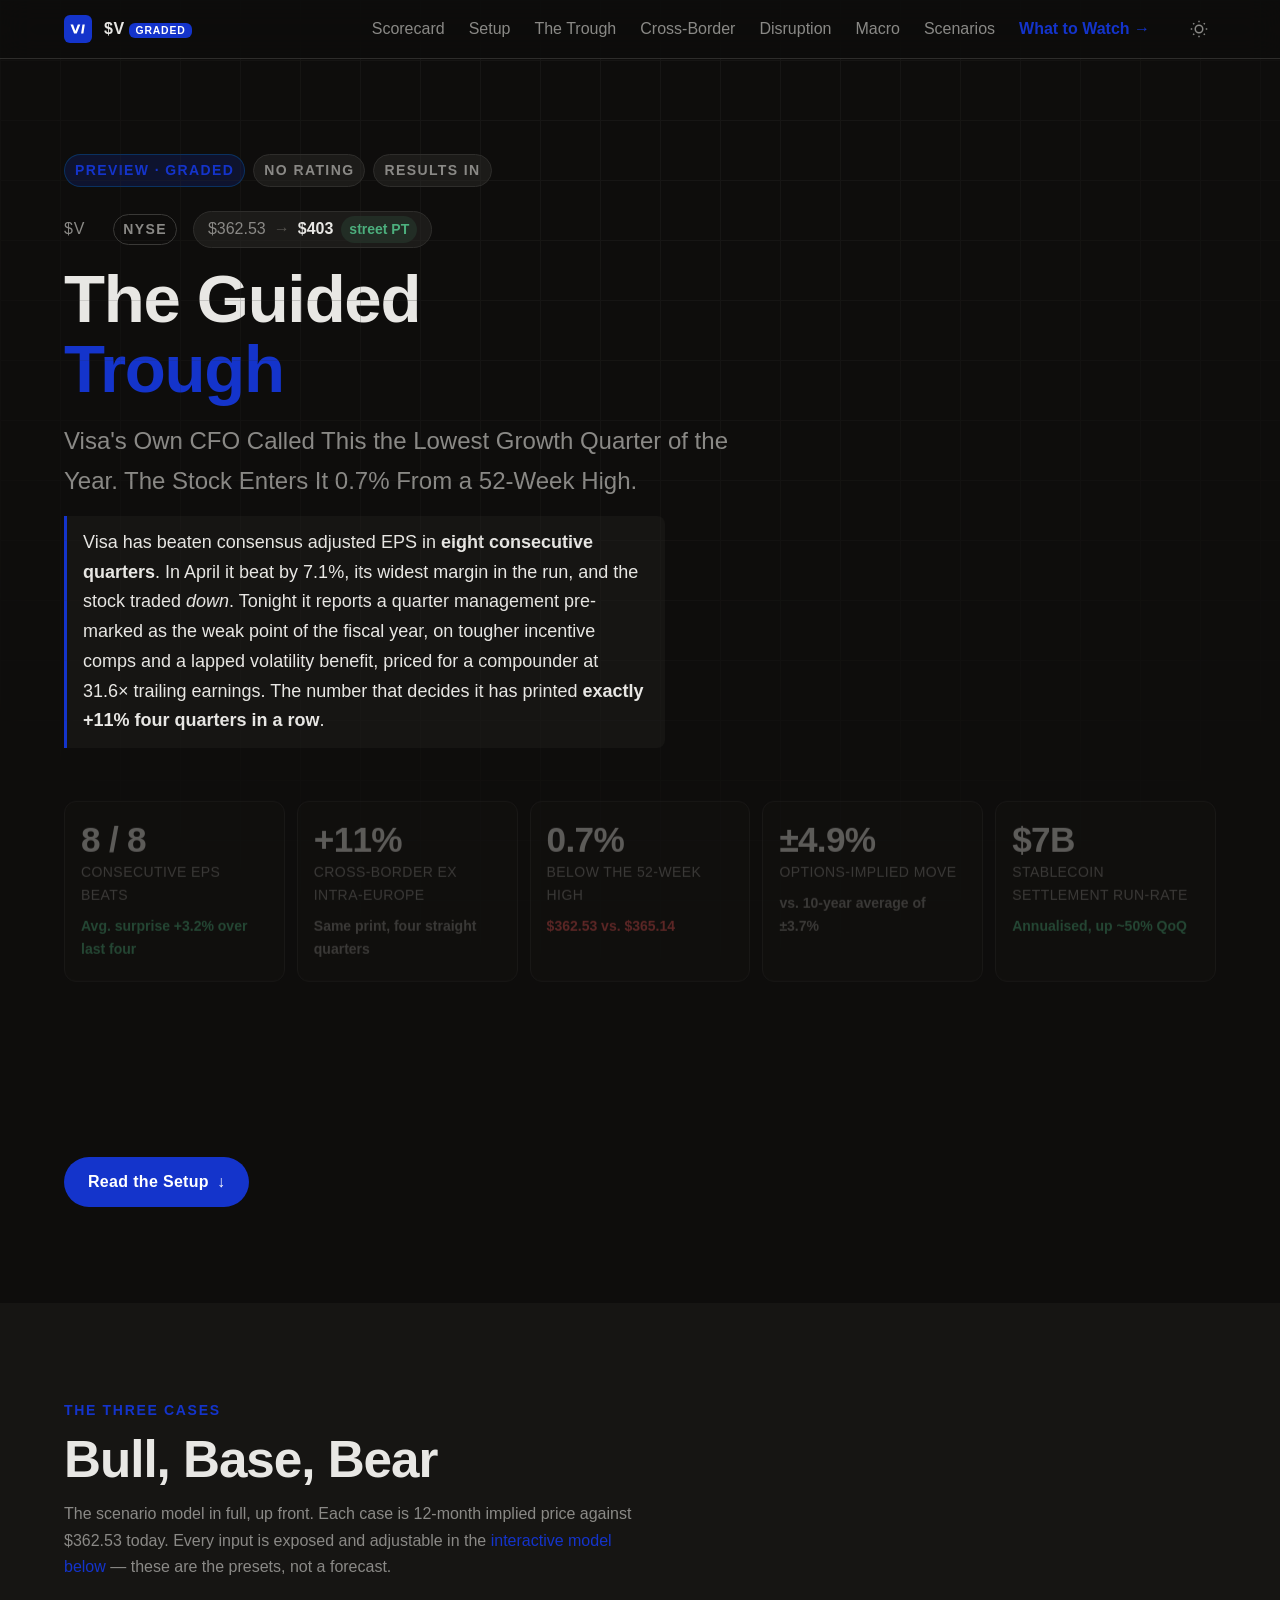
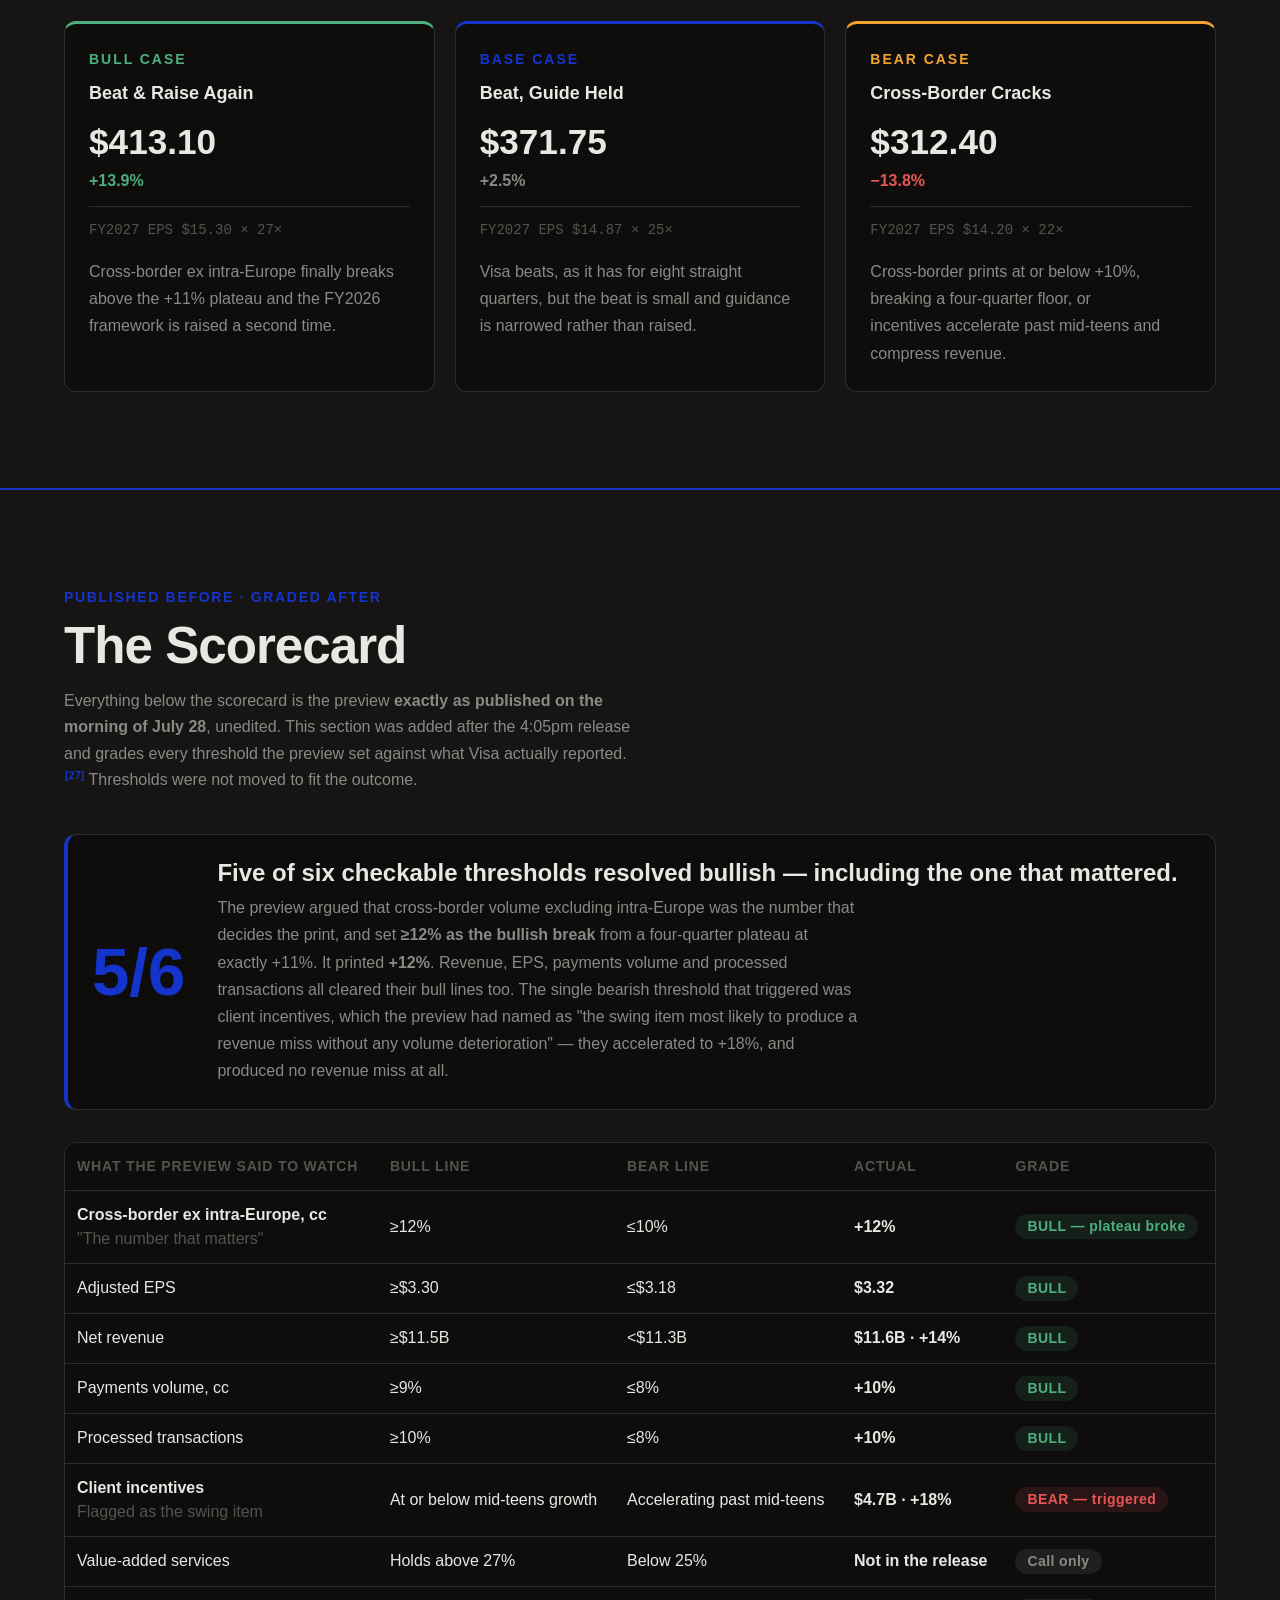
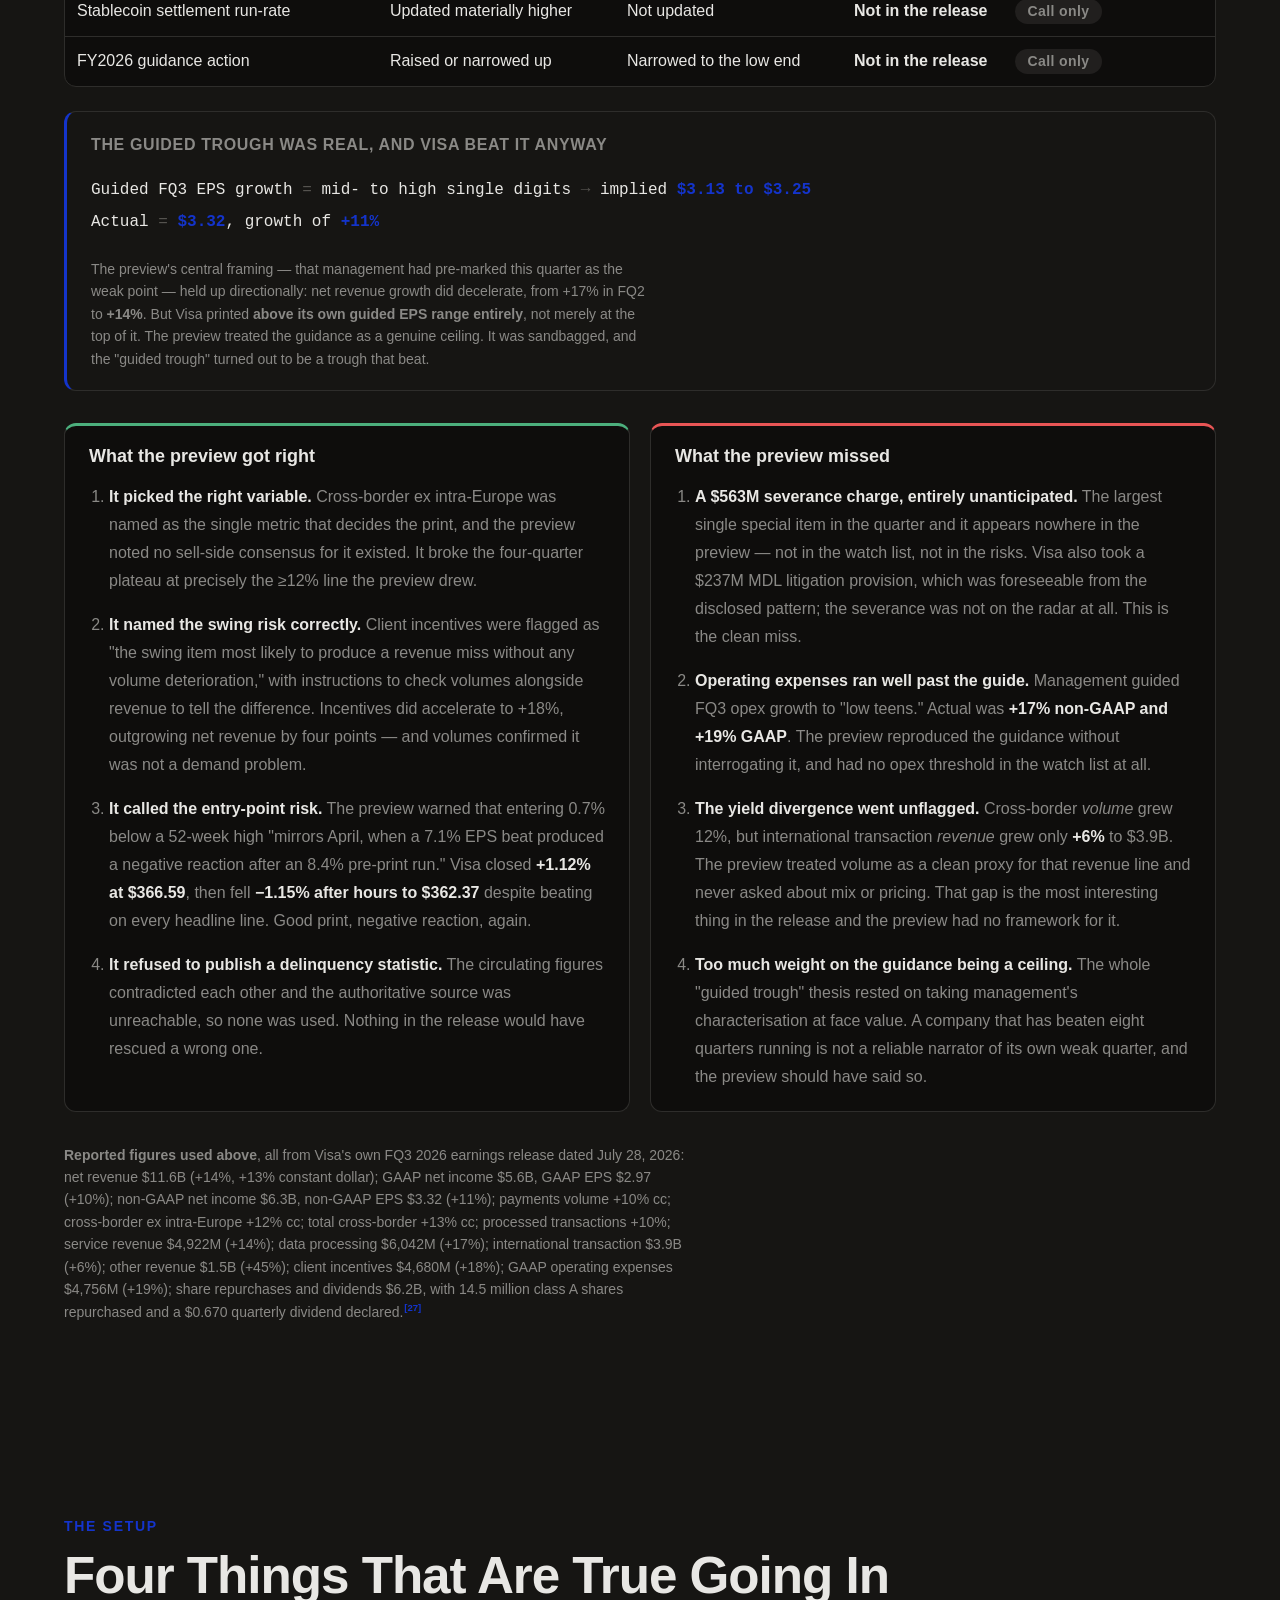
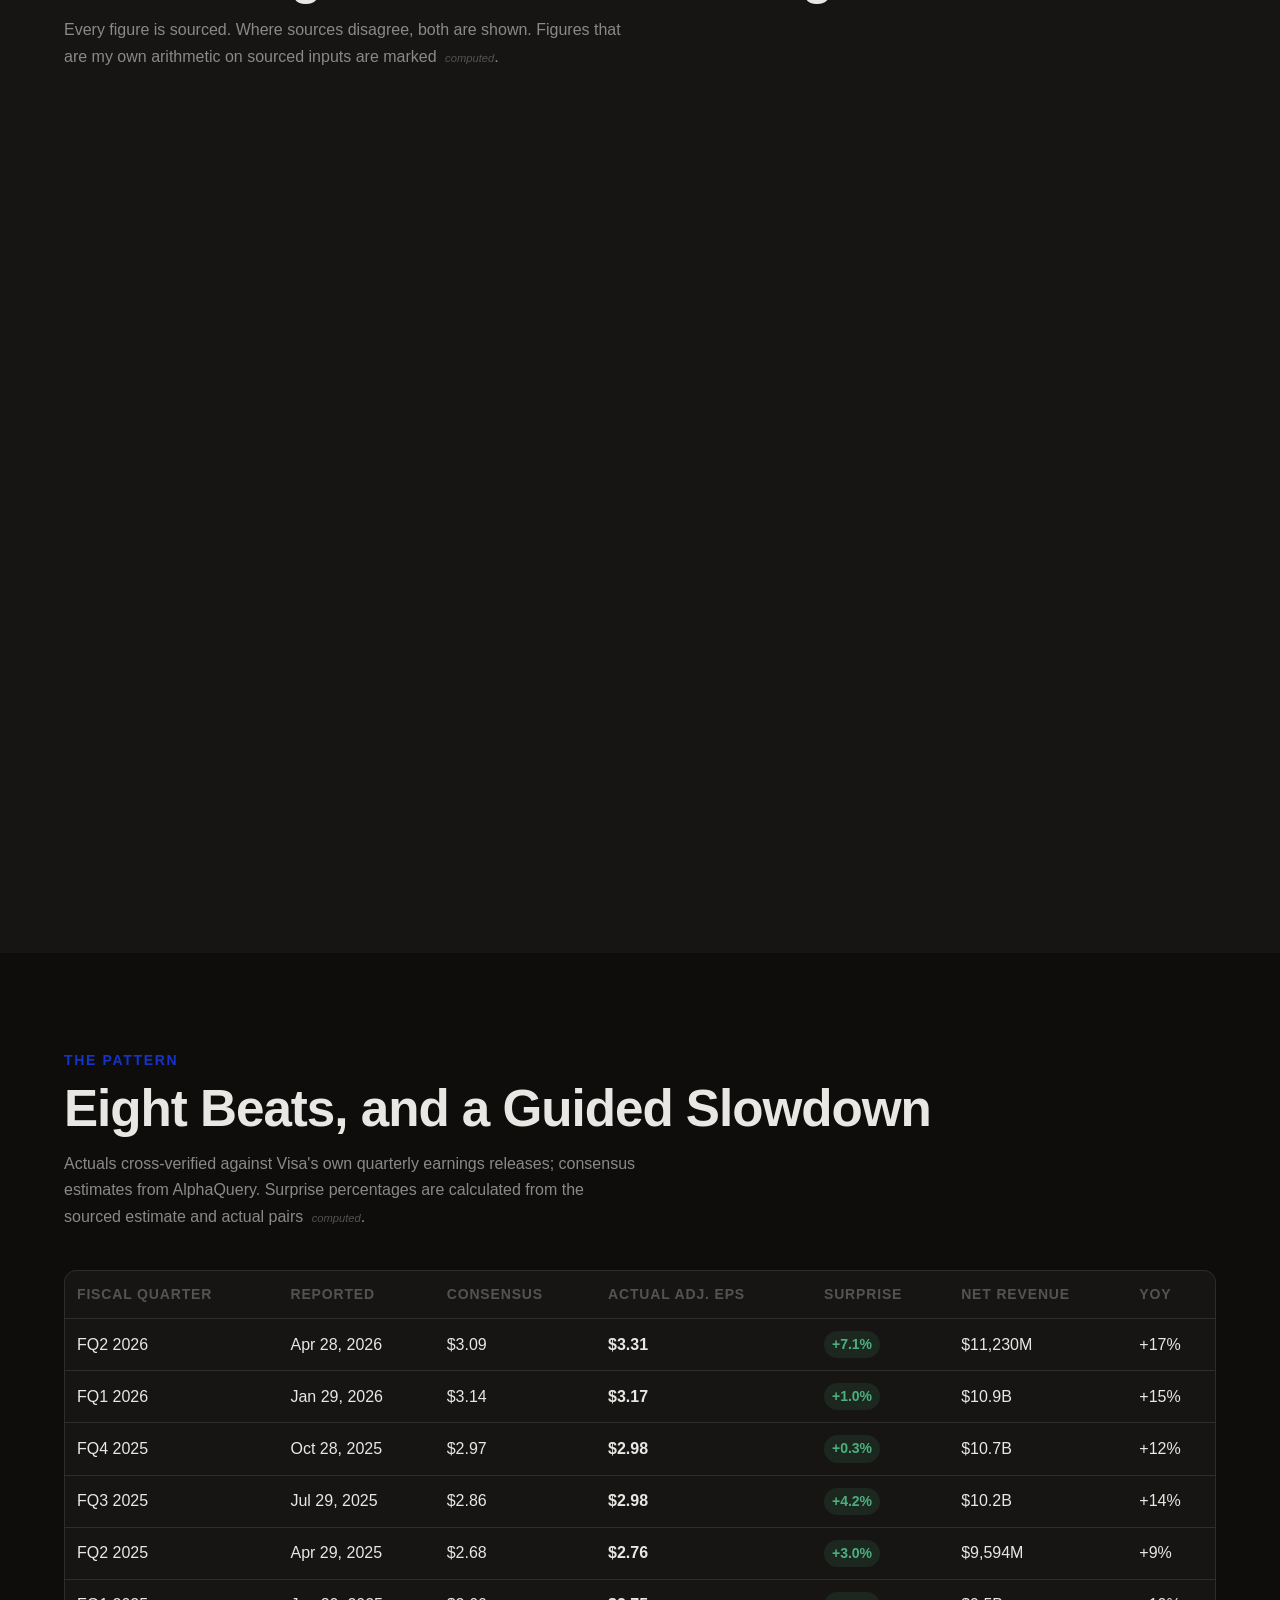
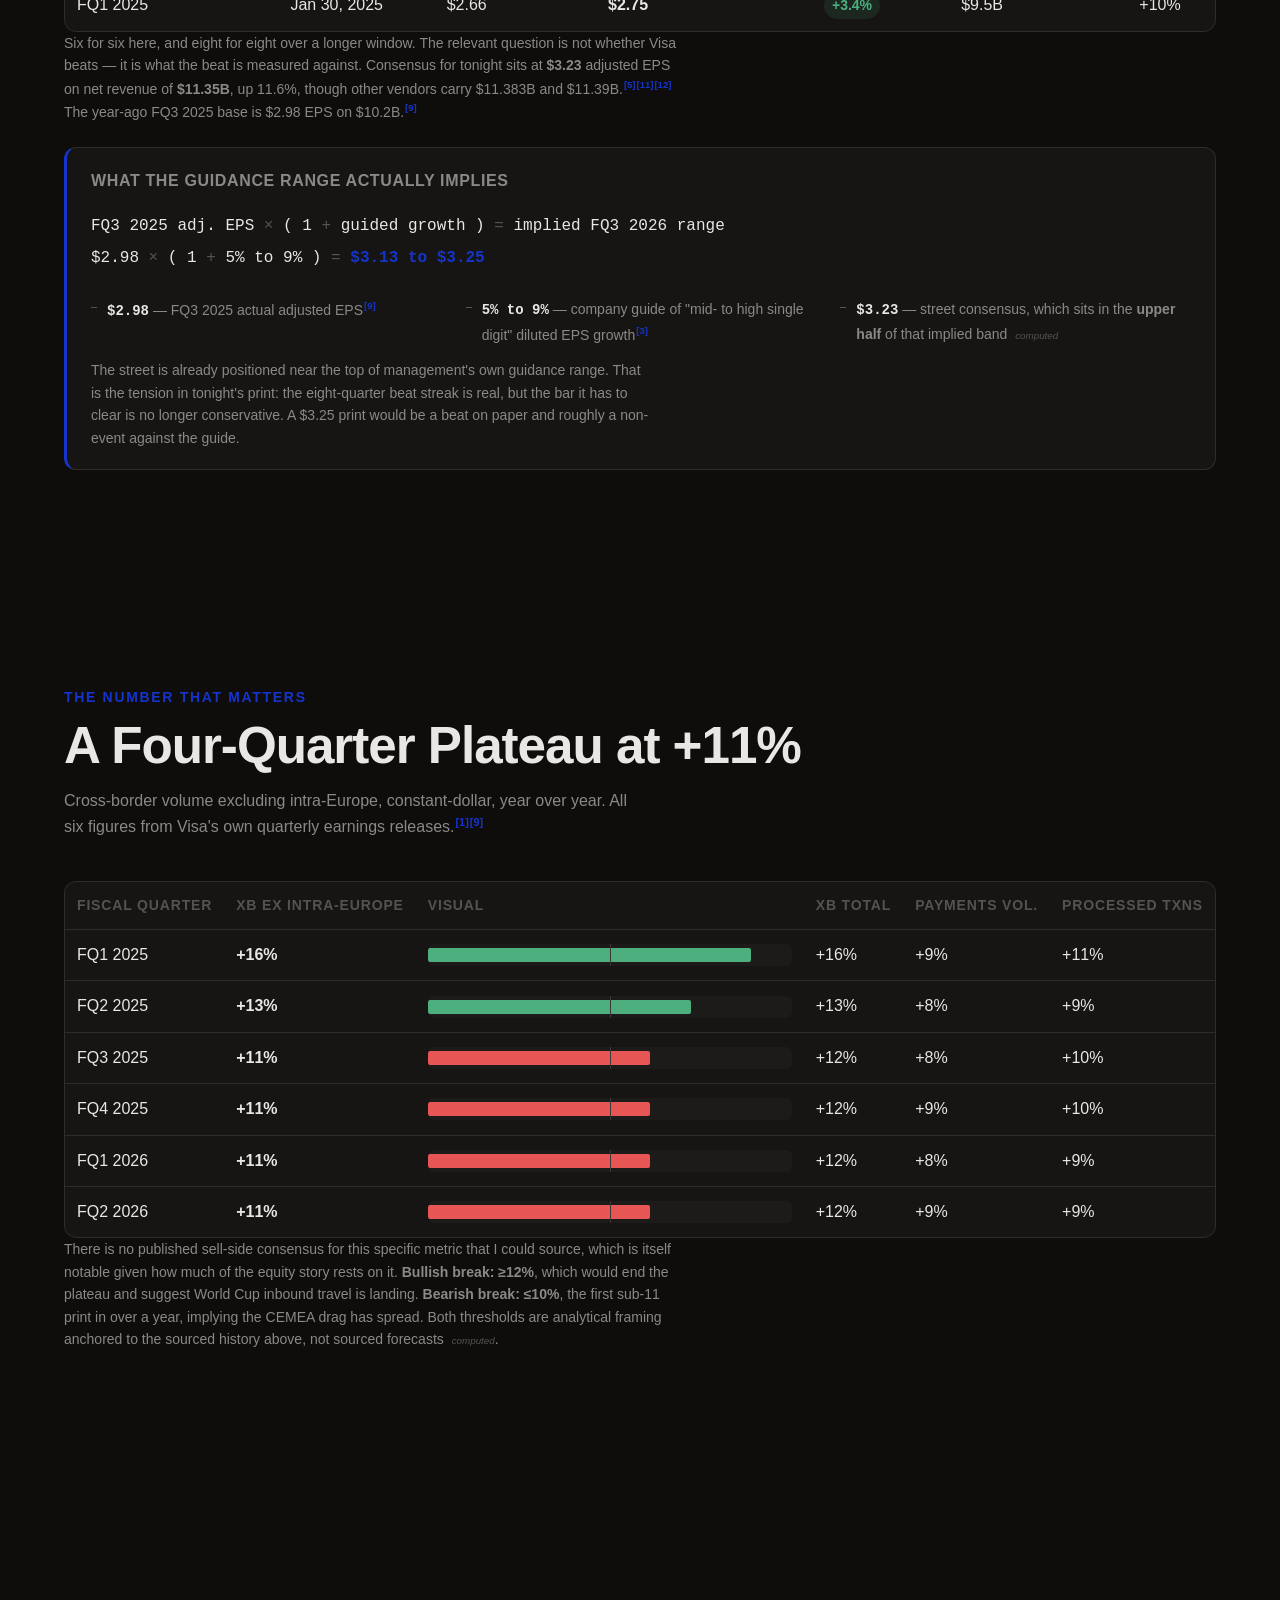
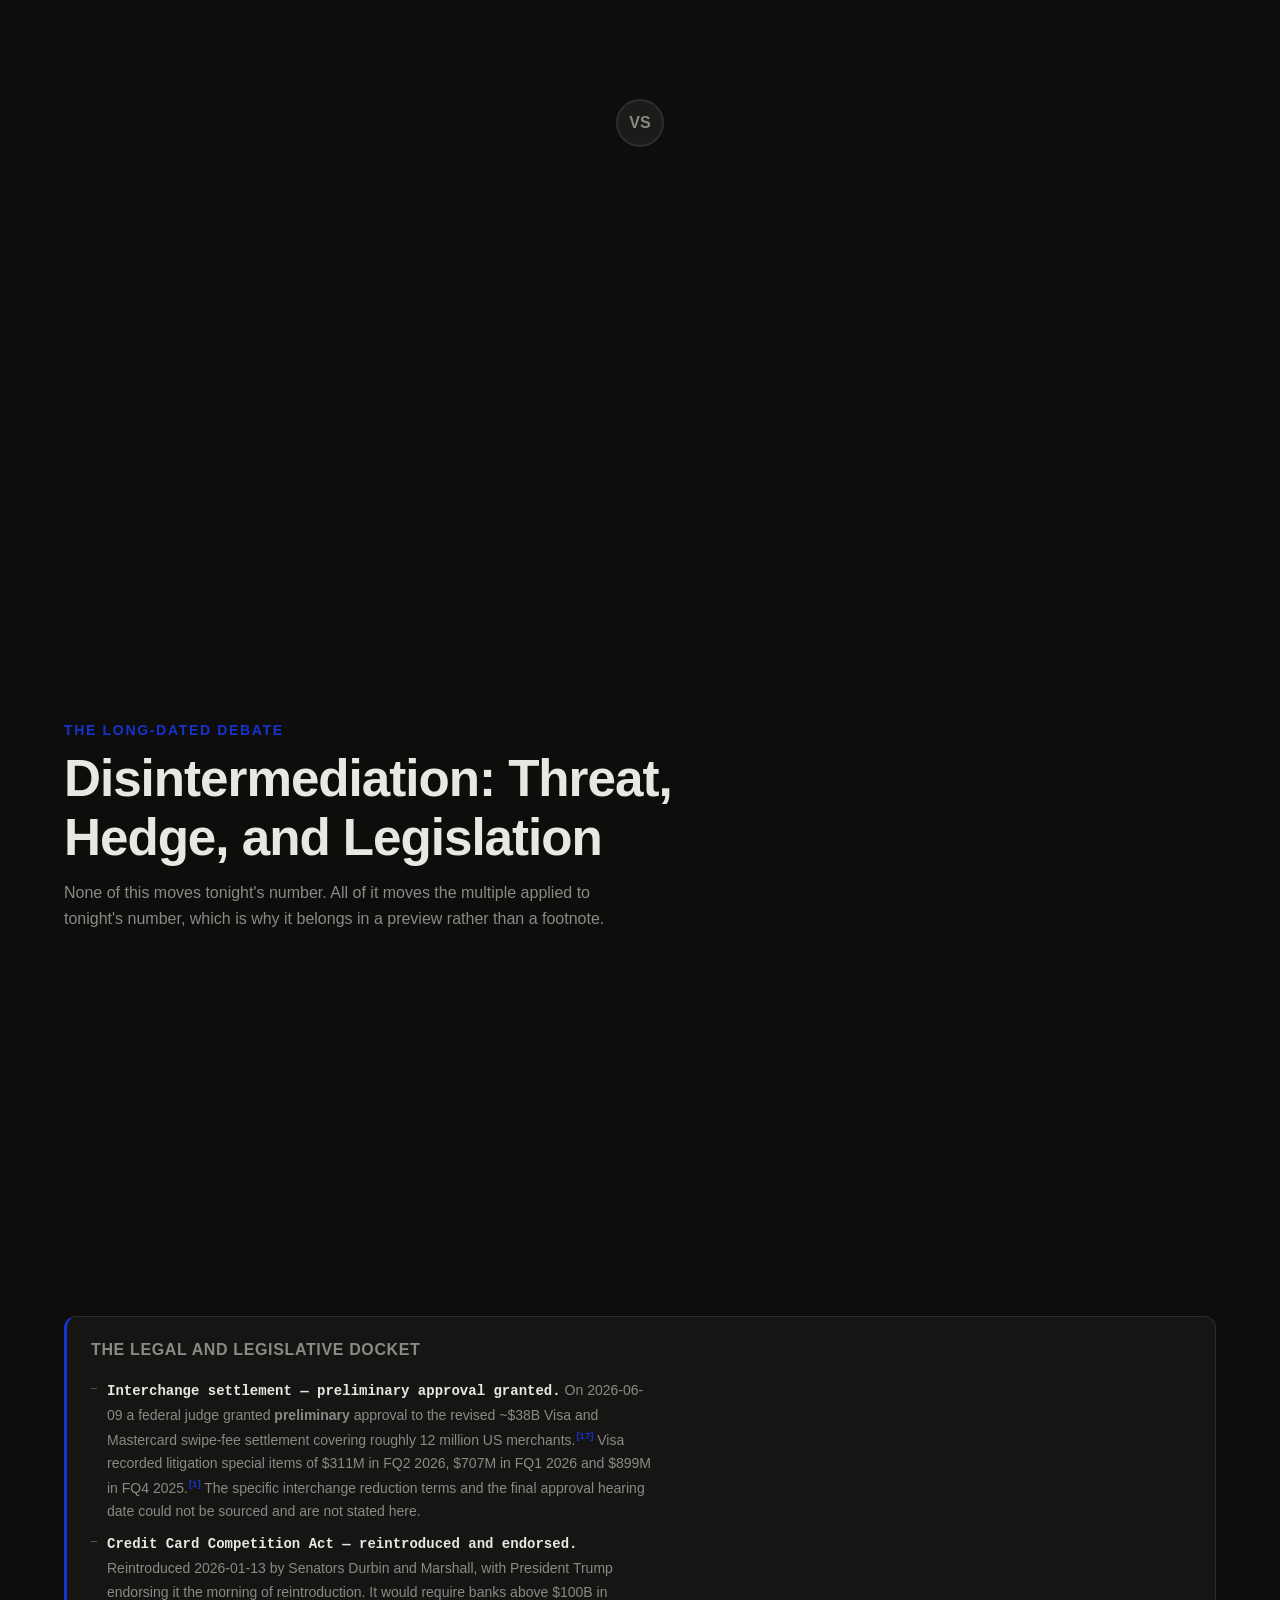
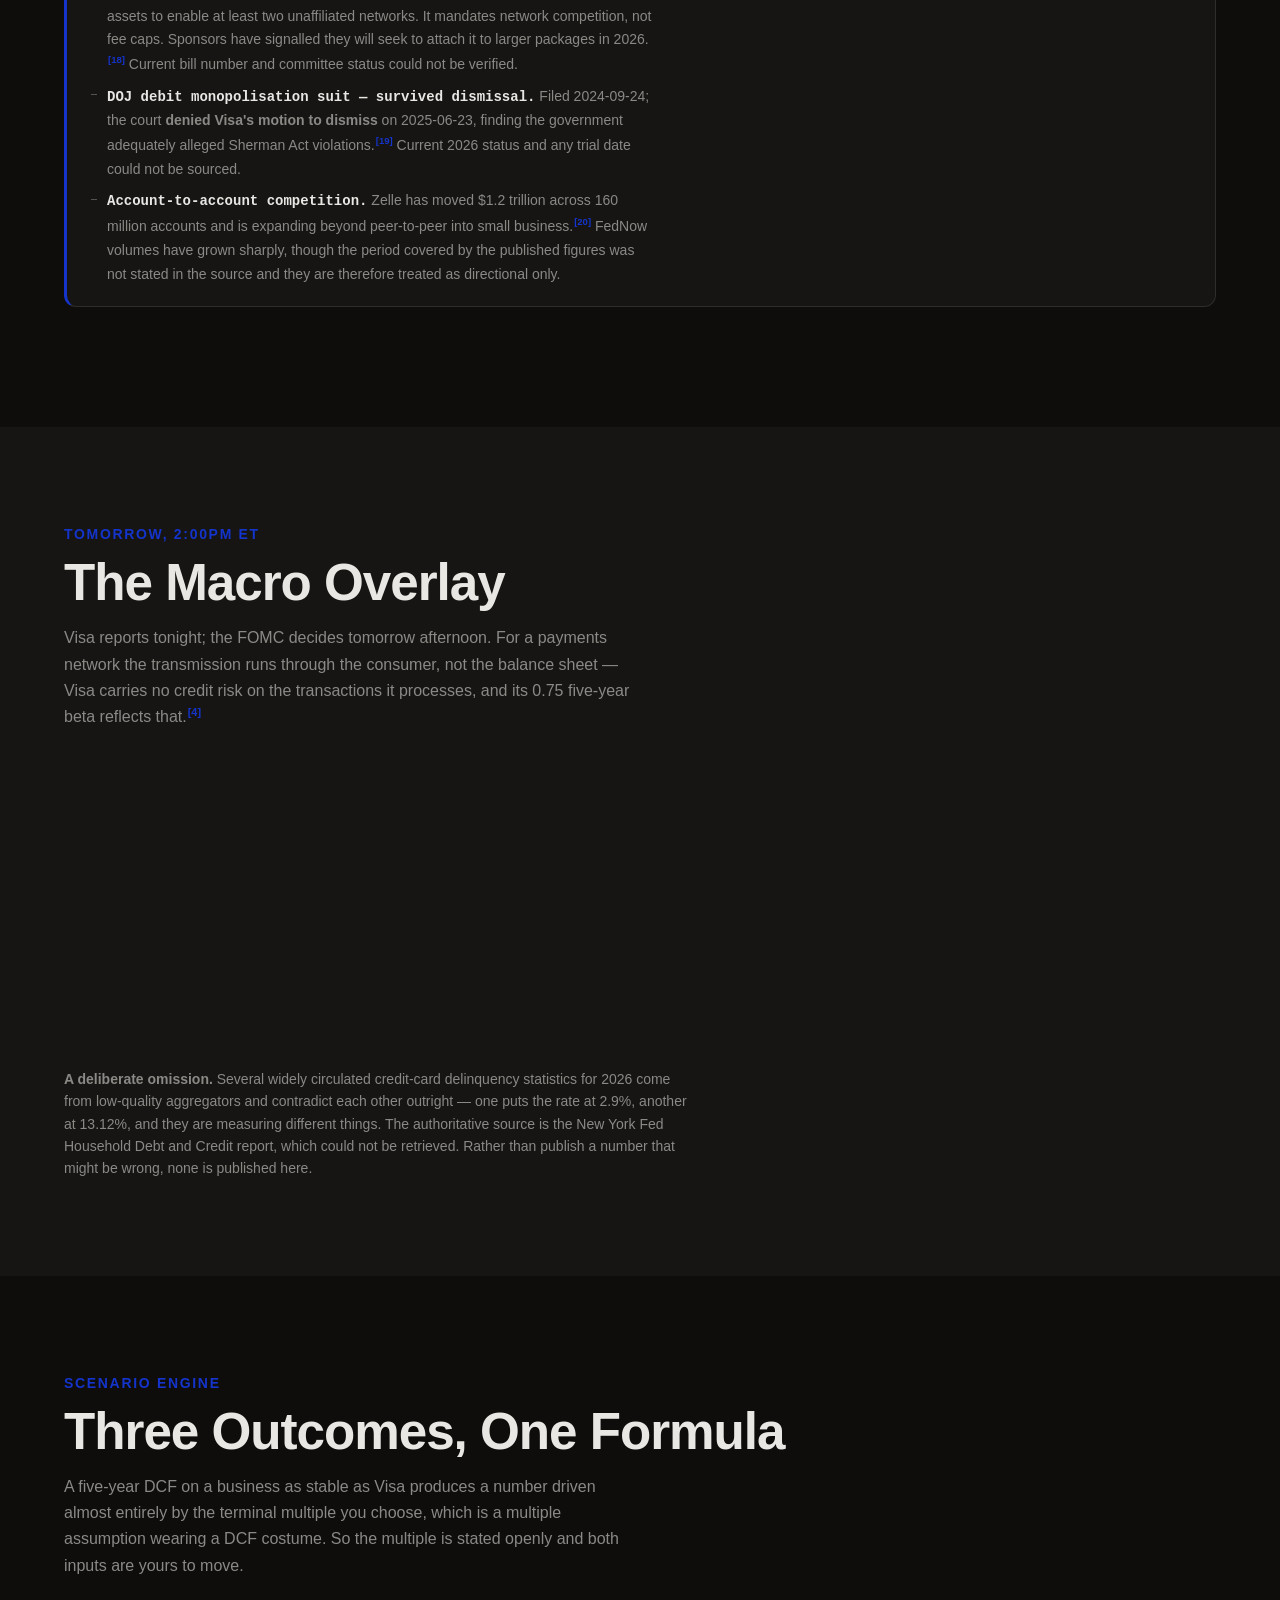
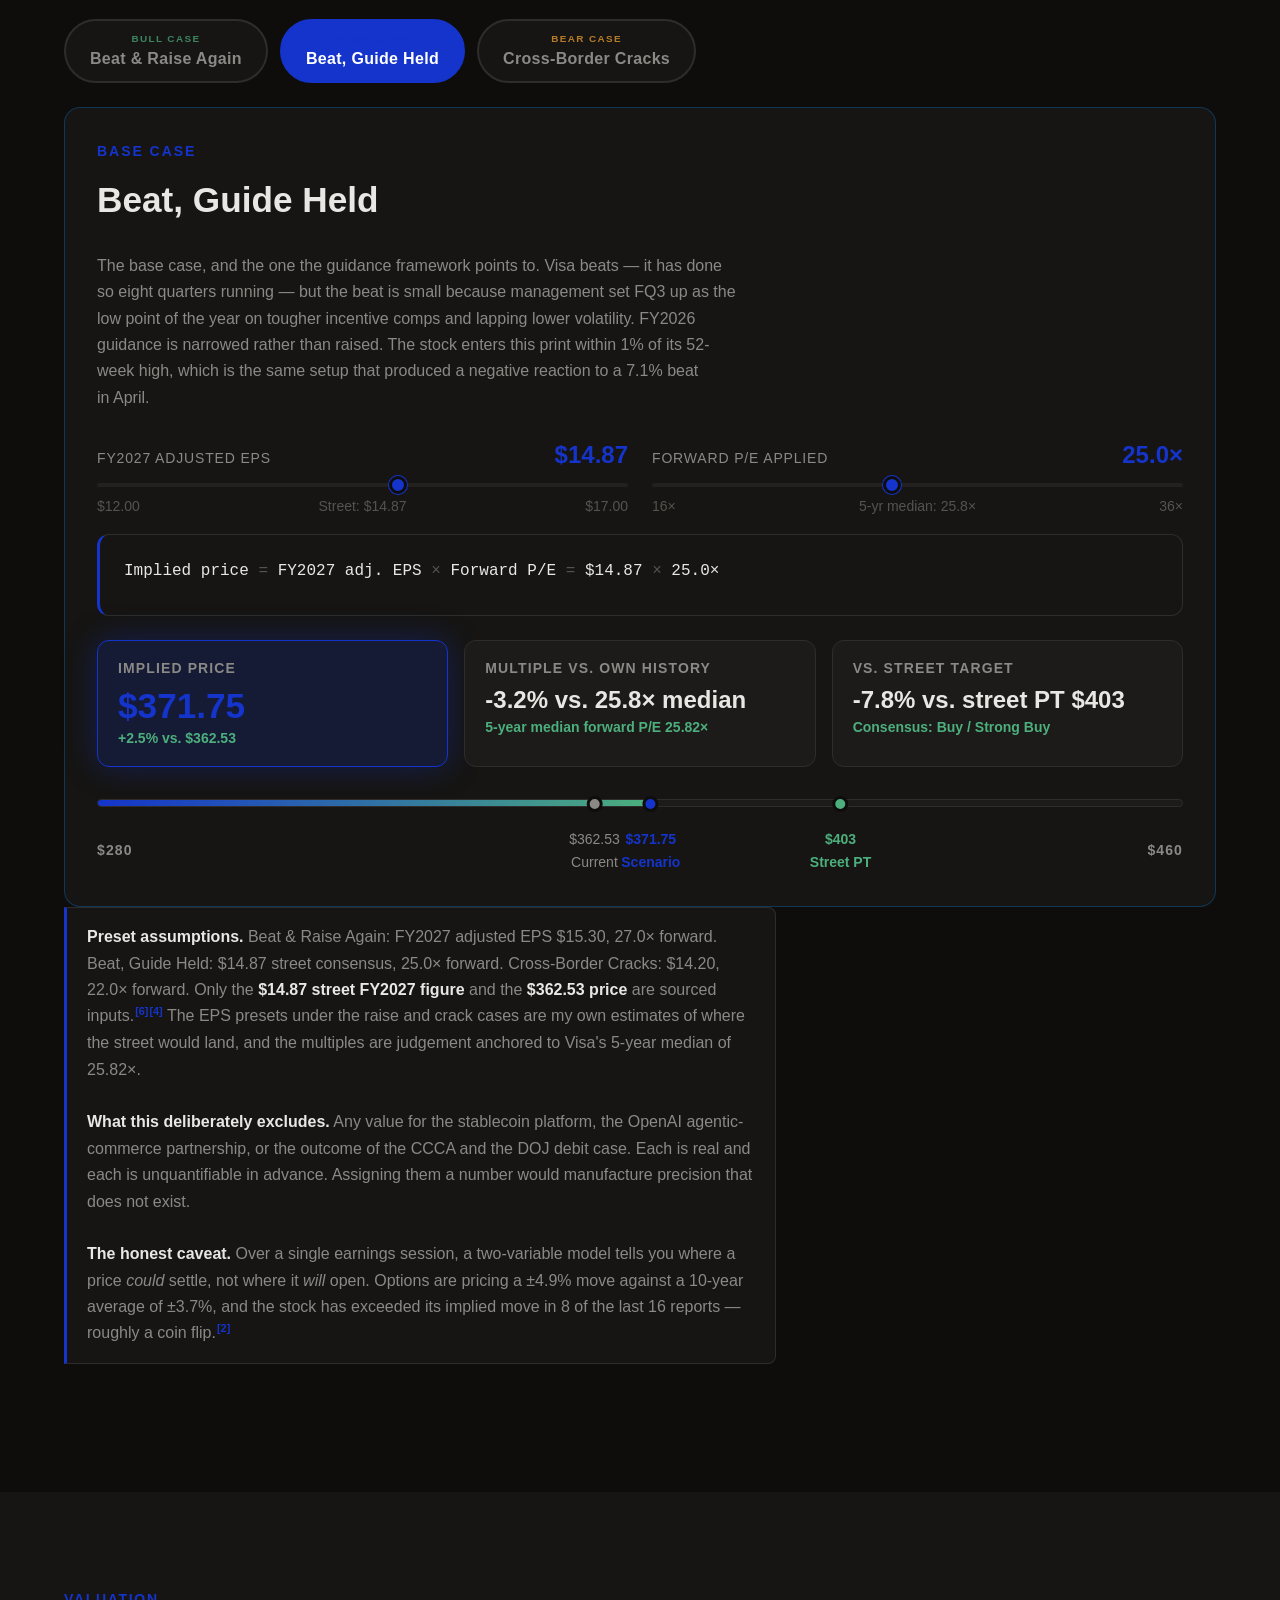
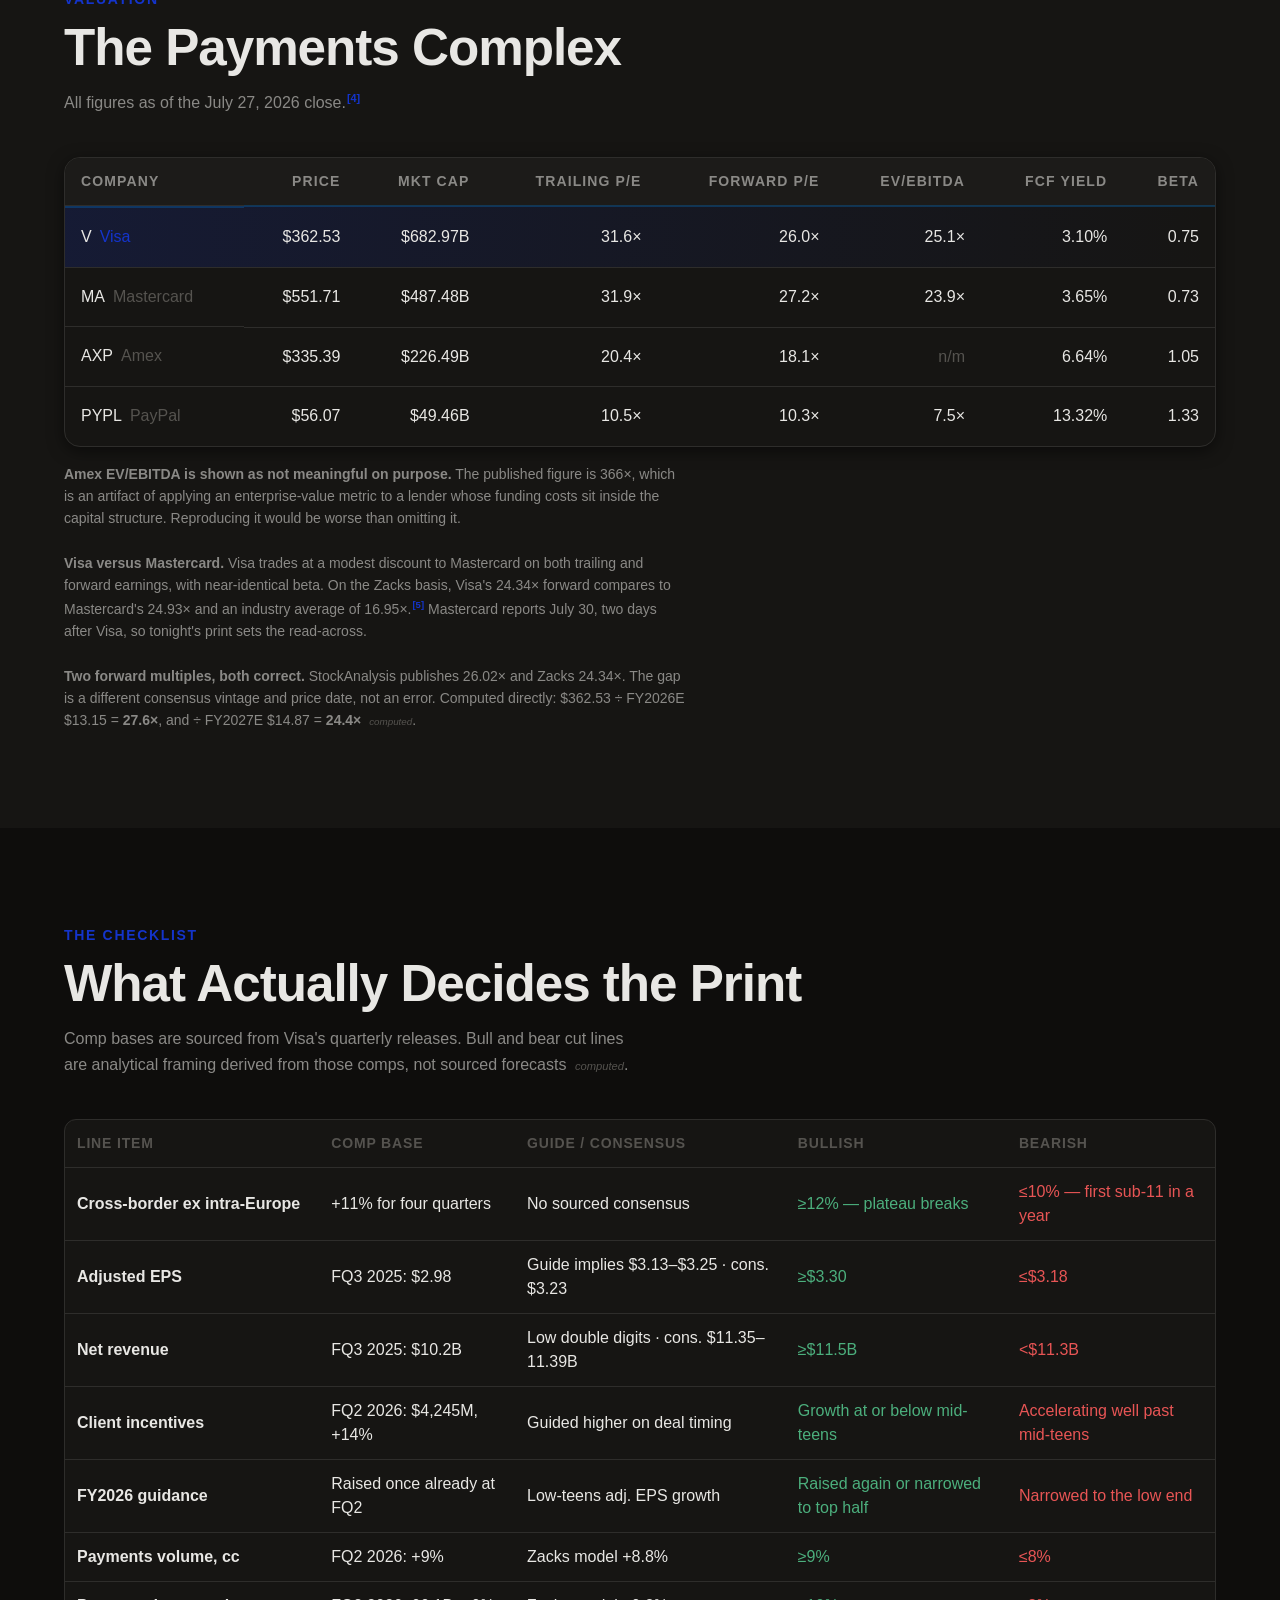
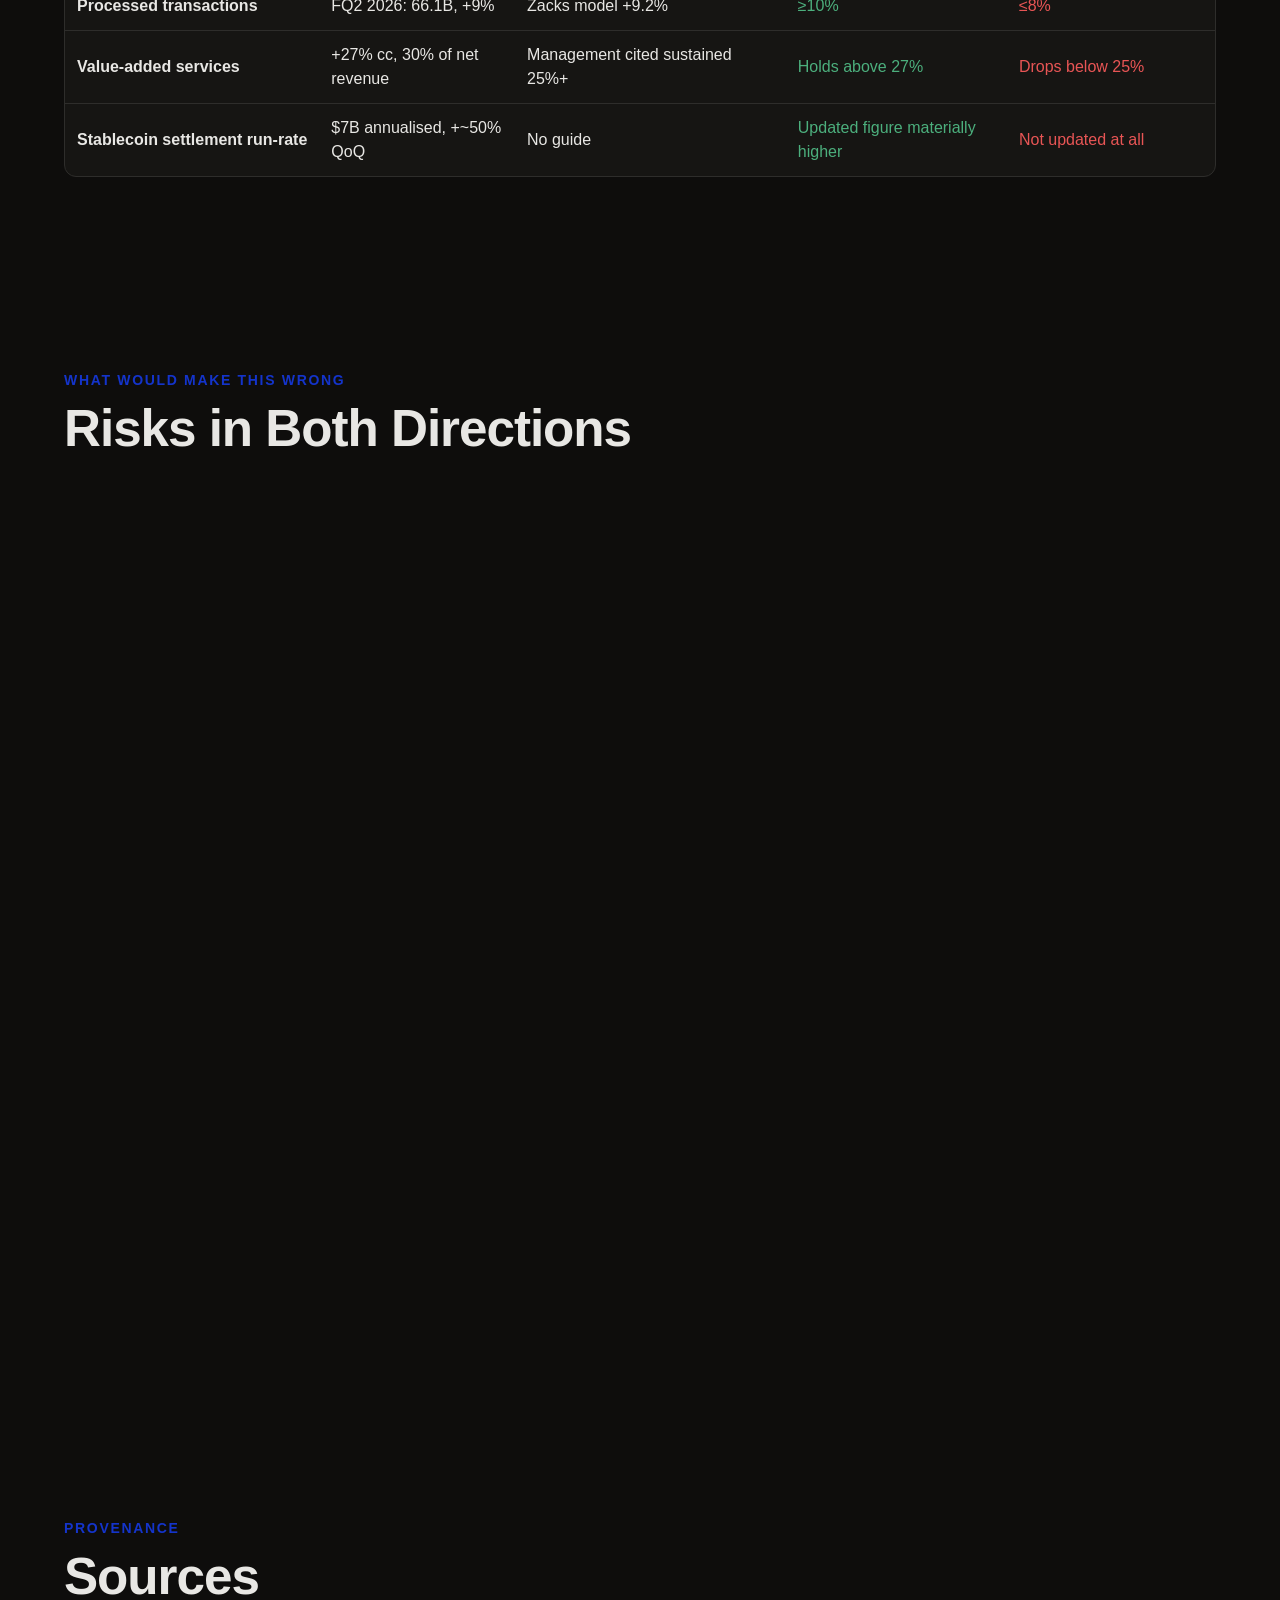
<file: index.html>
<!DOCTYPE html>
<html lang="en">
<head>
<meta charset="utf-8">
<title>The Guided Trough — Visa FQ3 2026 Preview</title>
<meta http-equiv="refresh" content="0; url=./web-app/">
<link rel="canonical" href="./web-app/">
</head>
<body>
<p>Redirecting to <a href="./web-app/">the interactive preview</a>…</p>
</body>
</html>
</file>
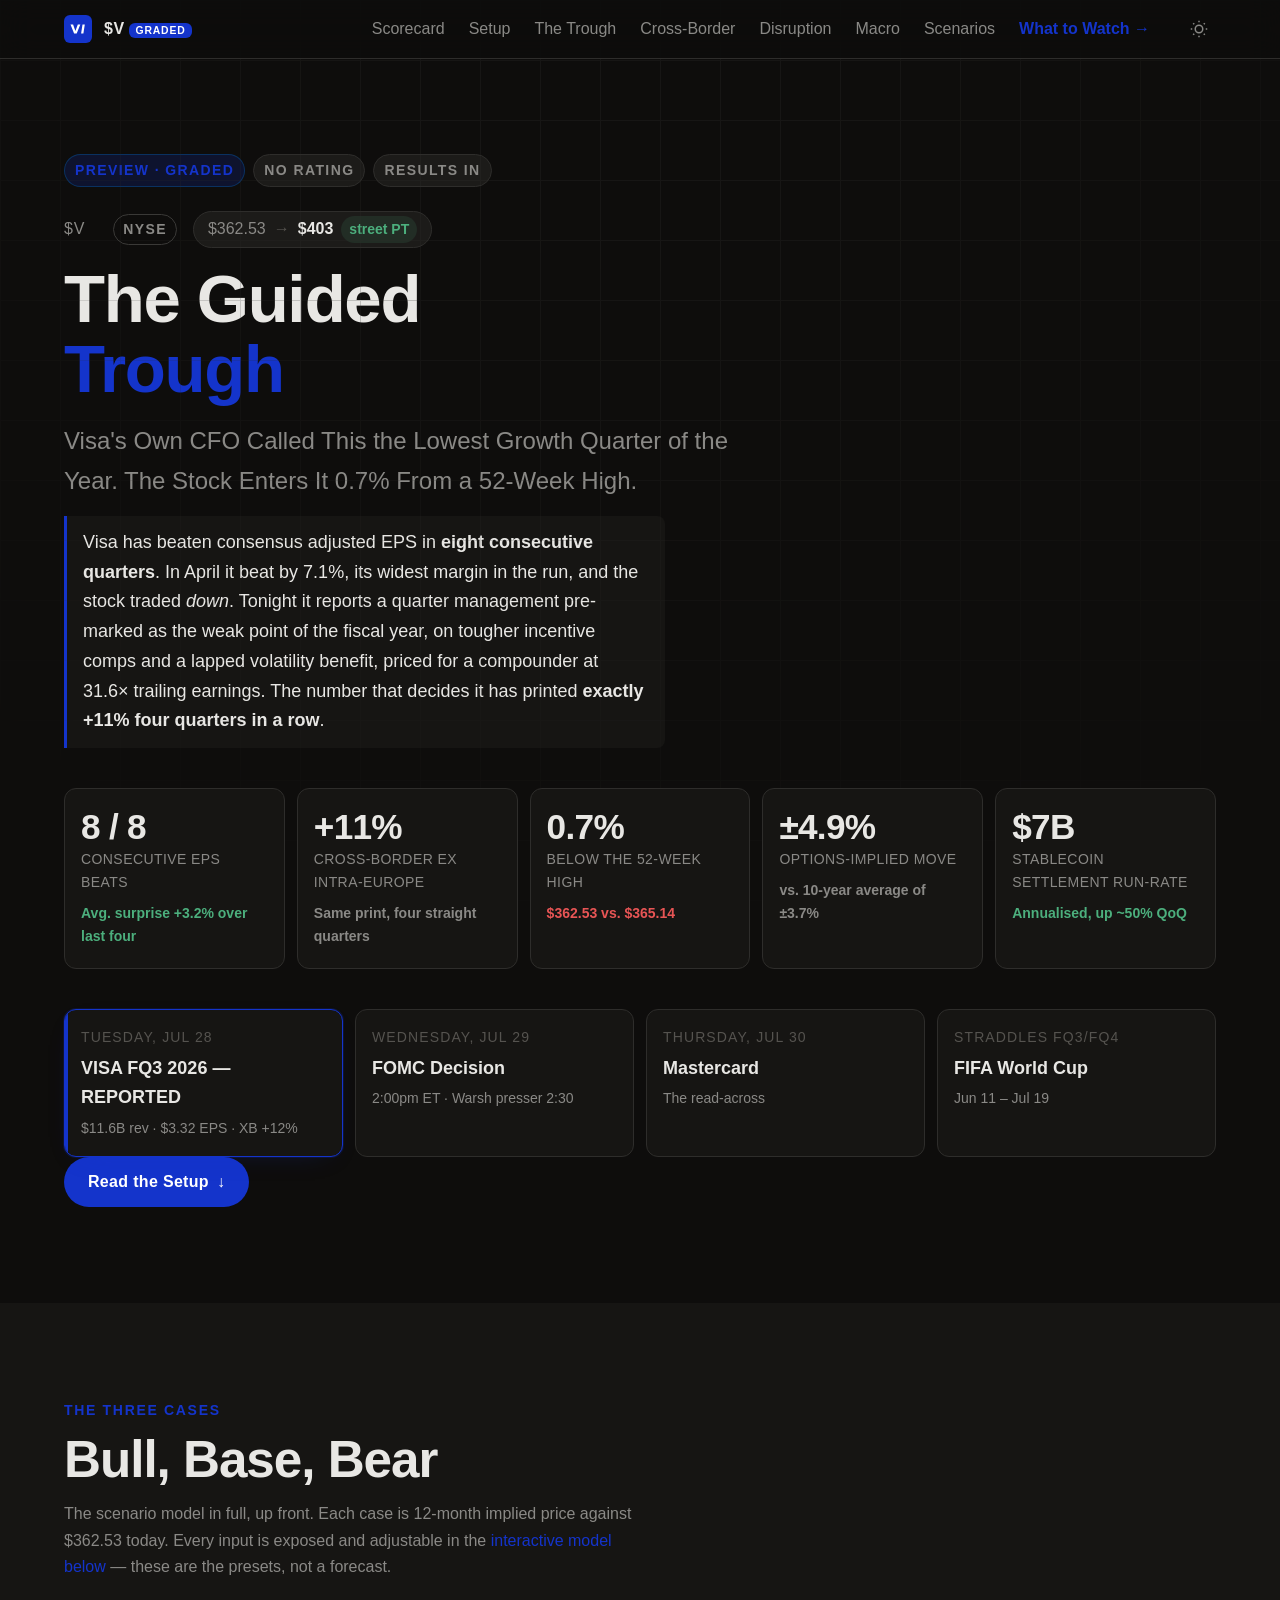
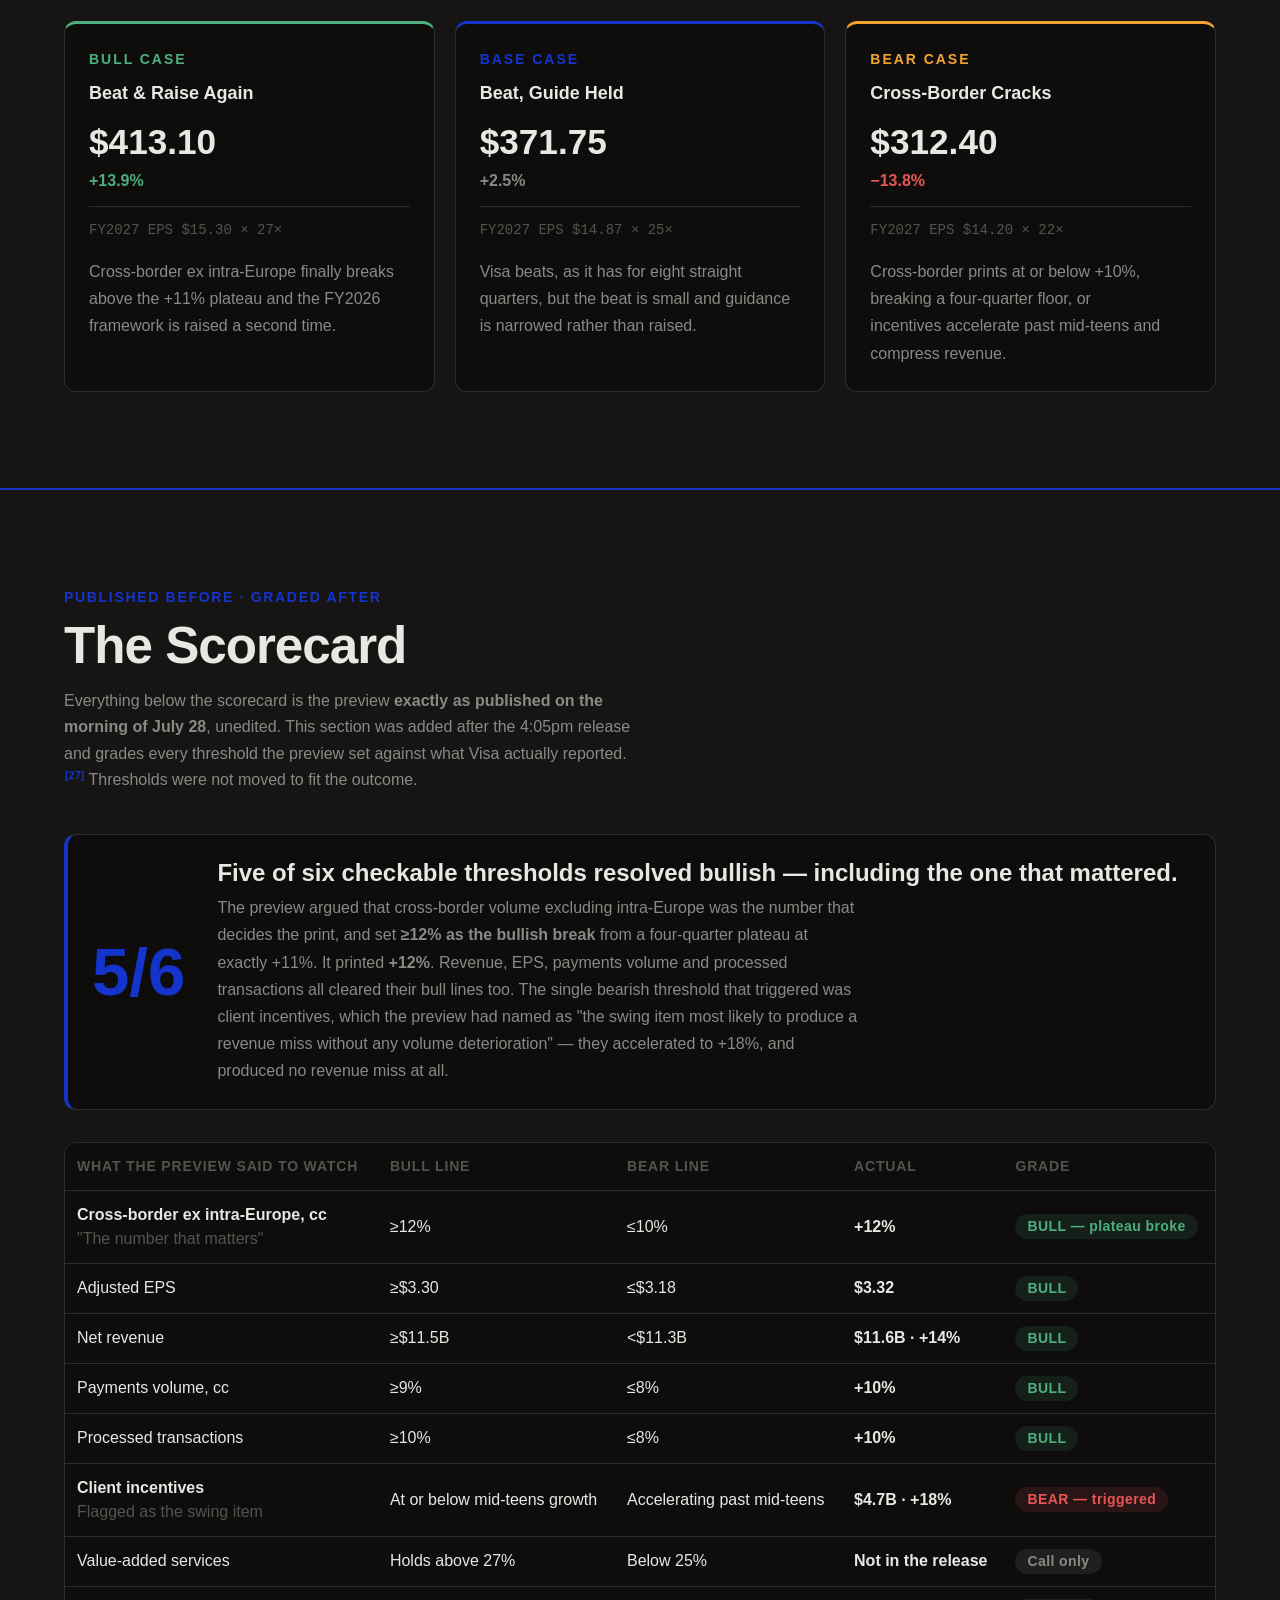
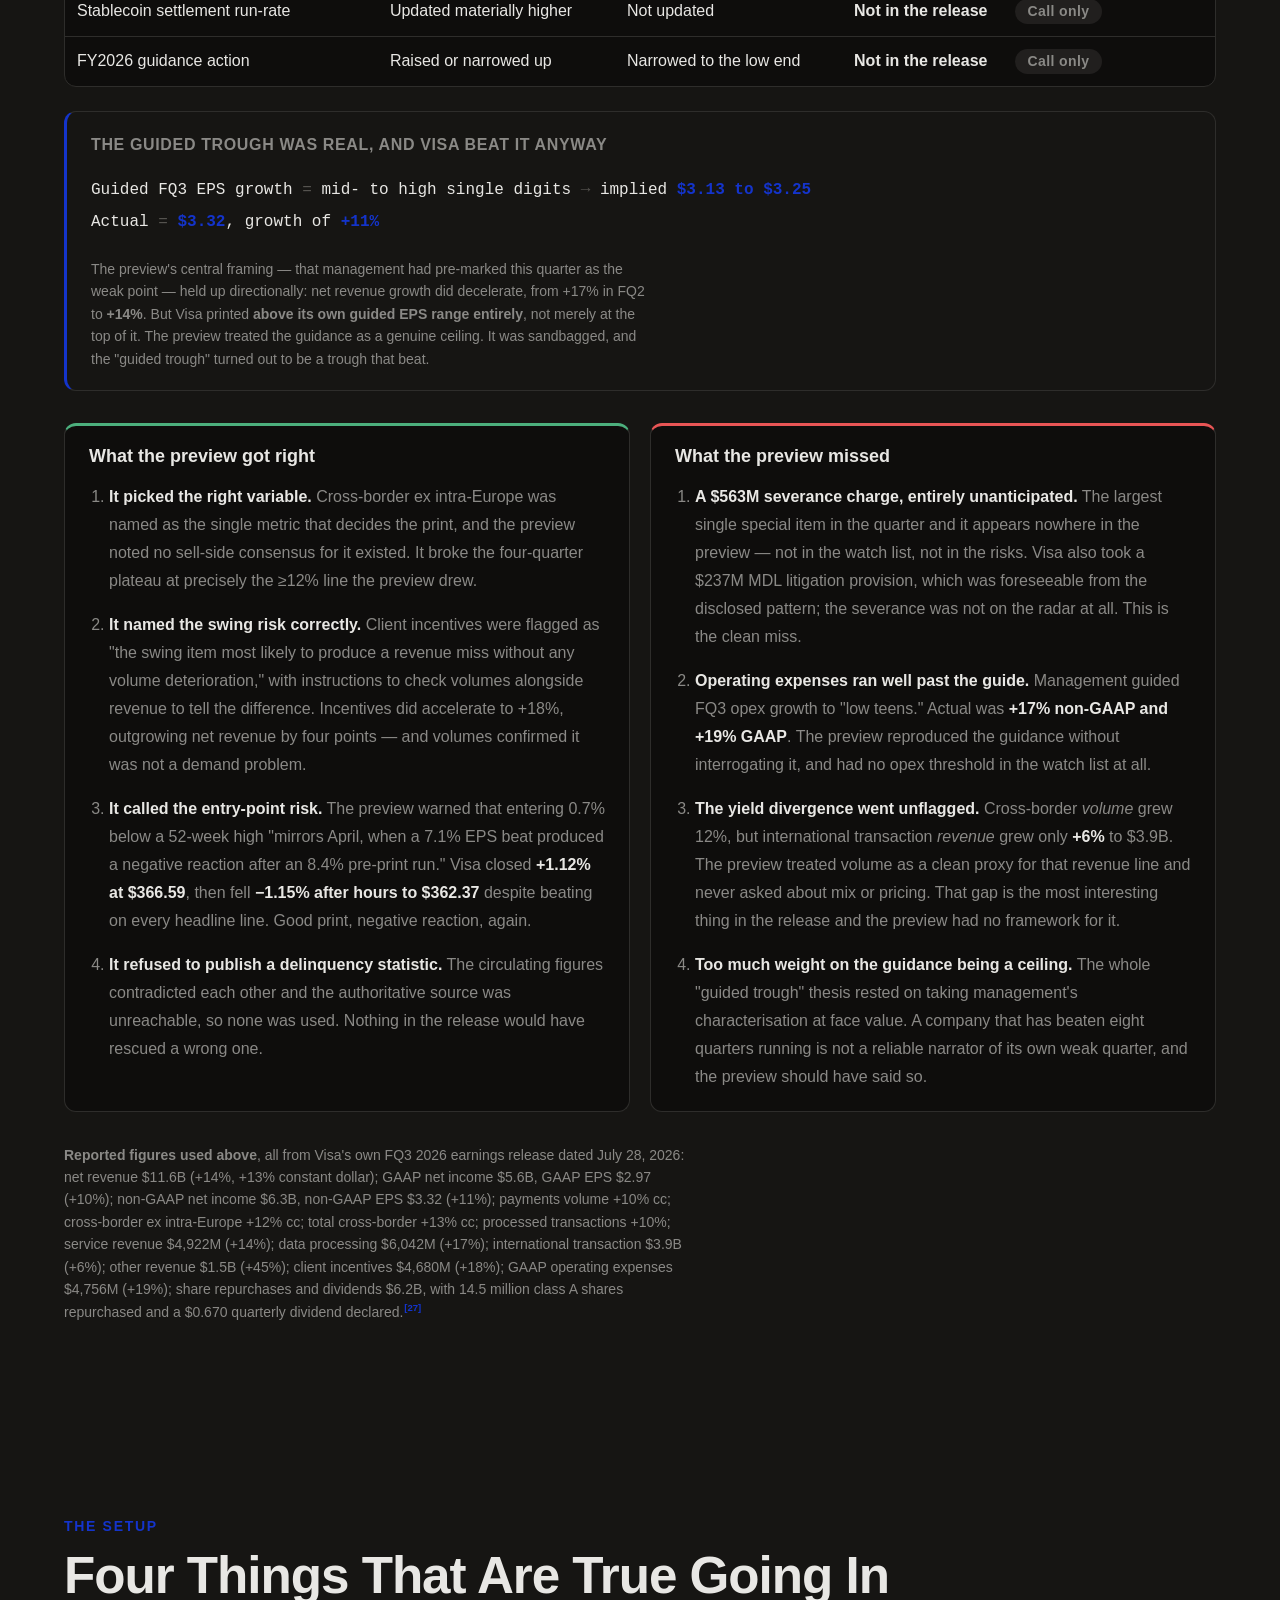
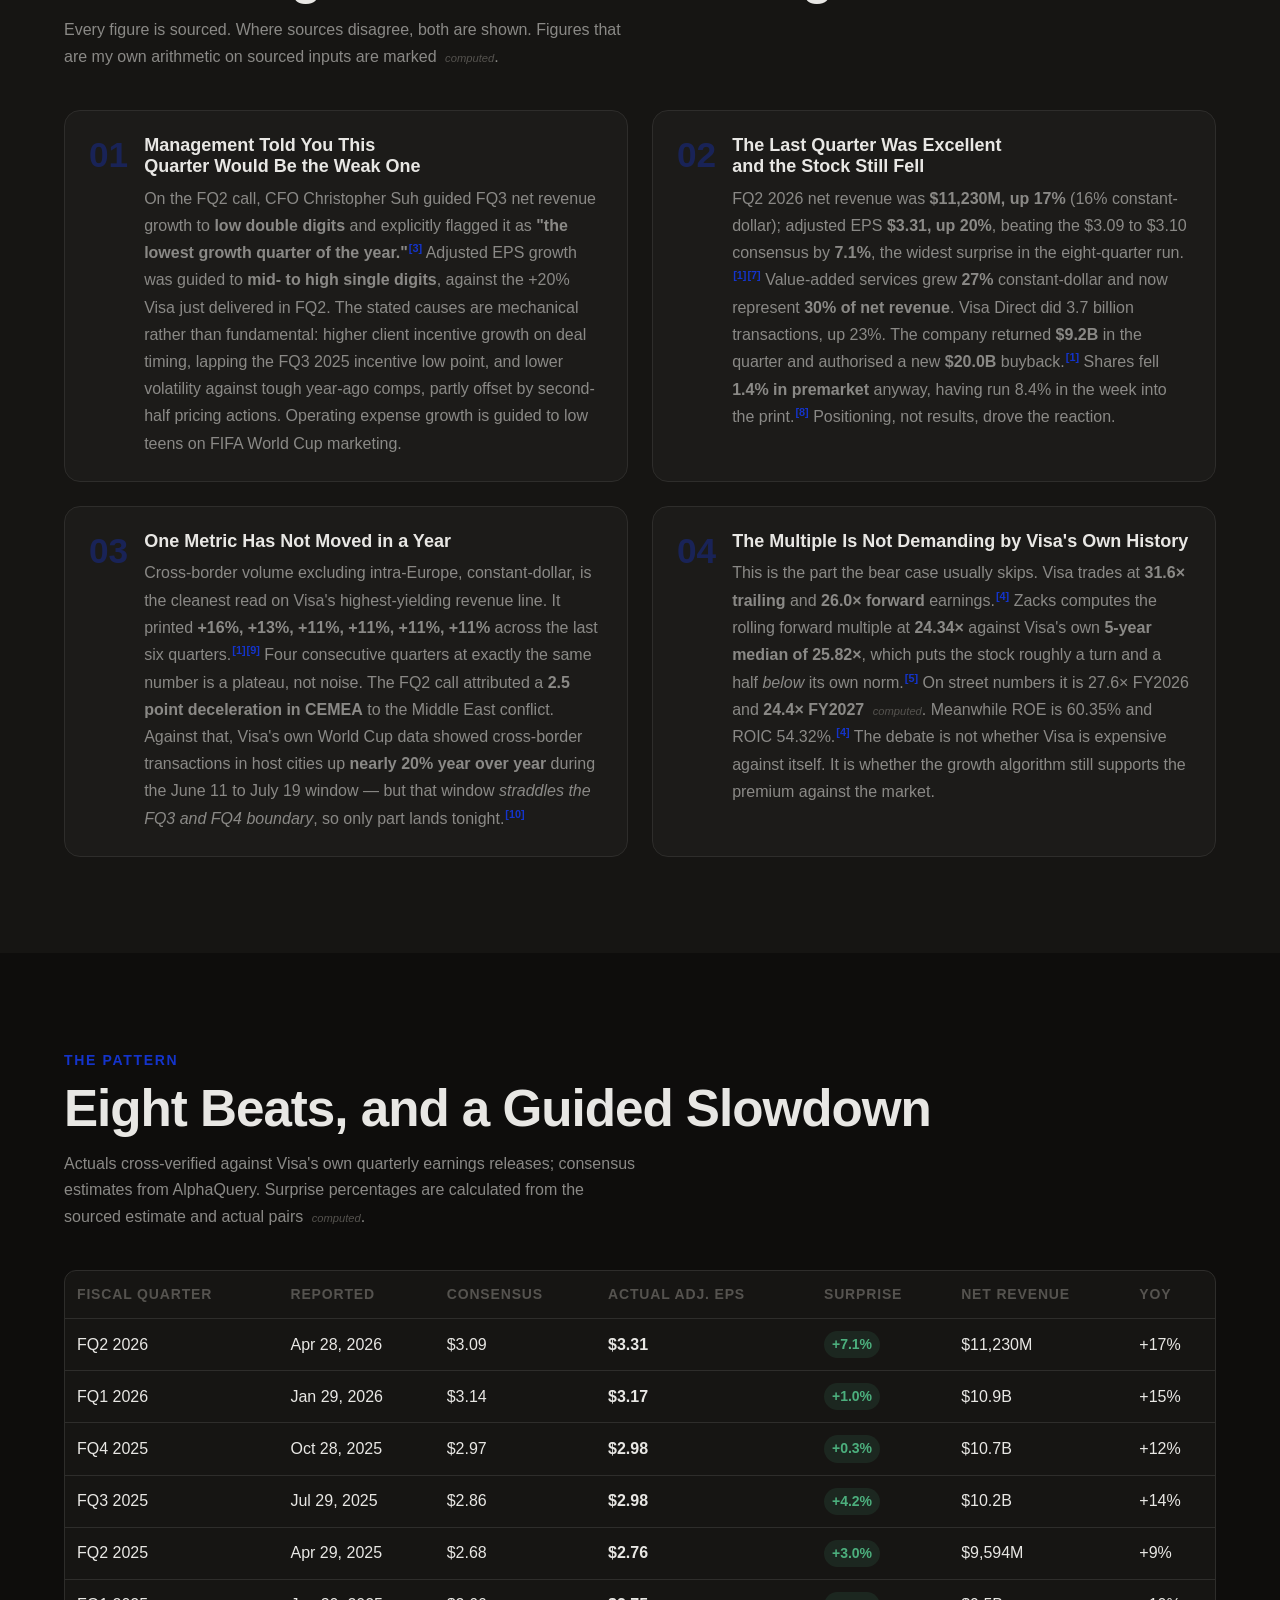
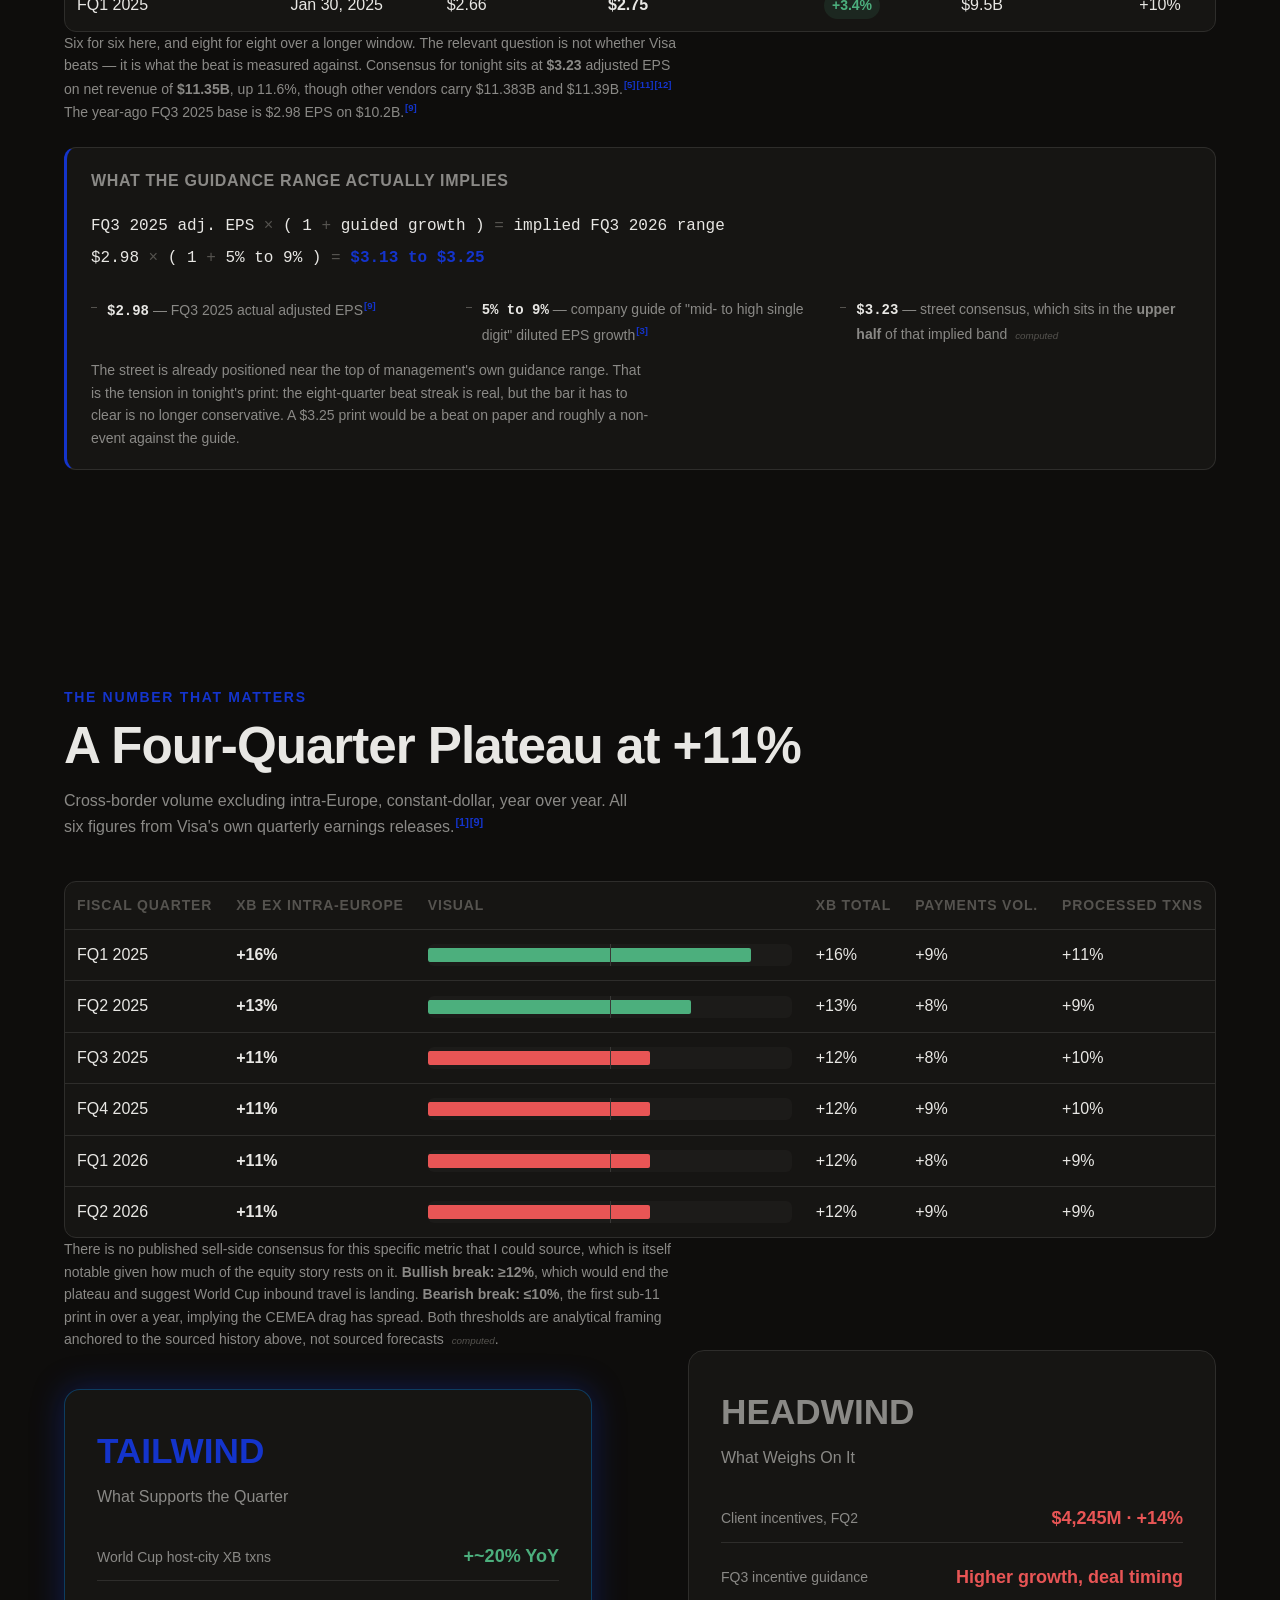
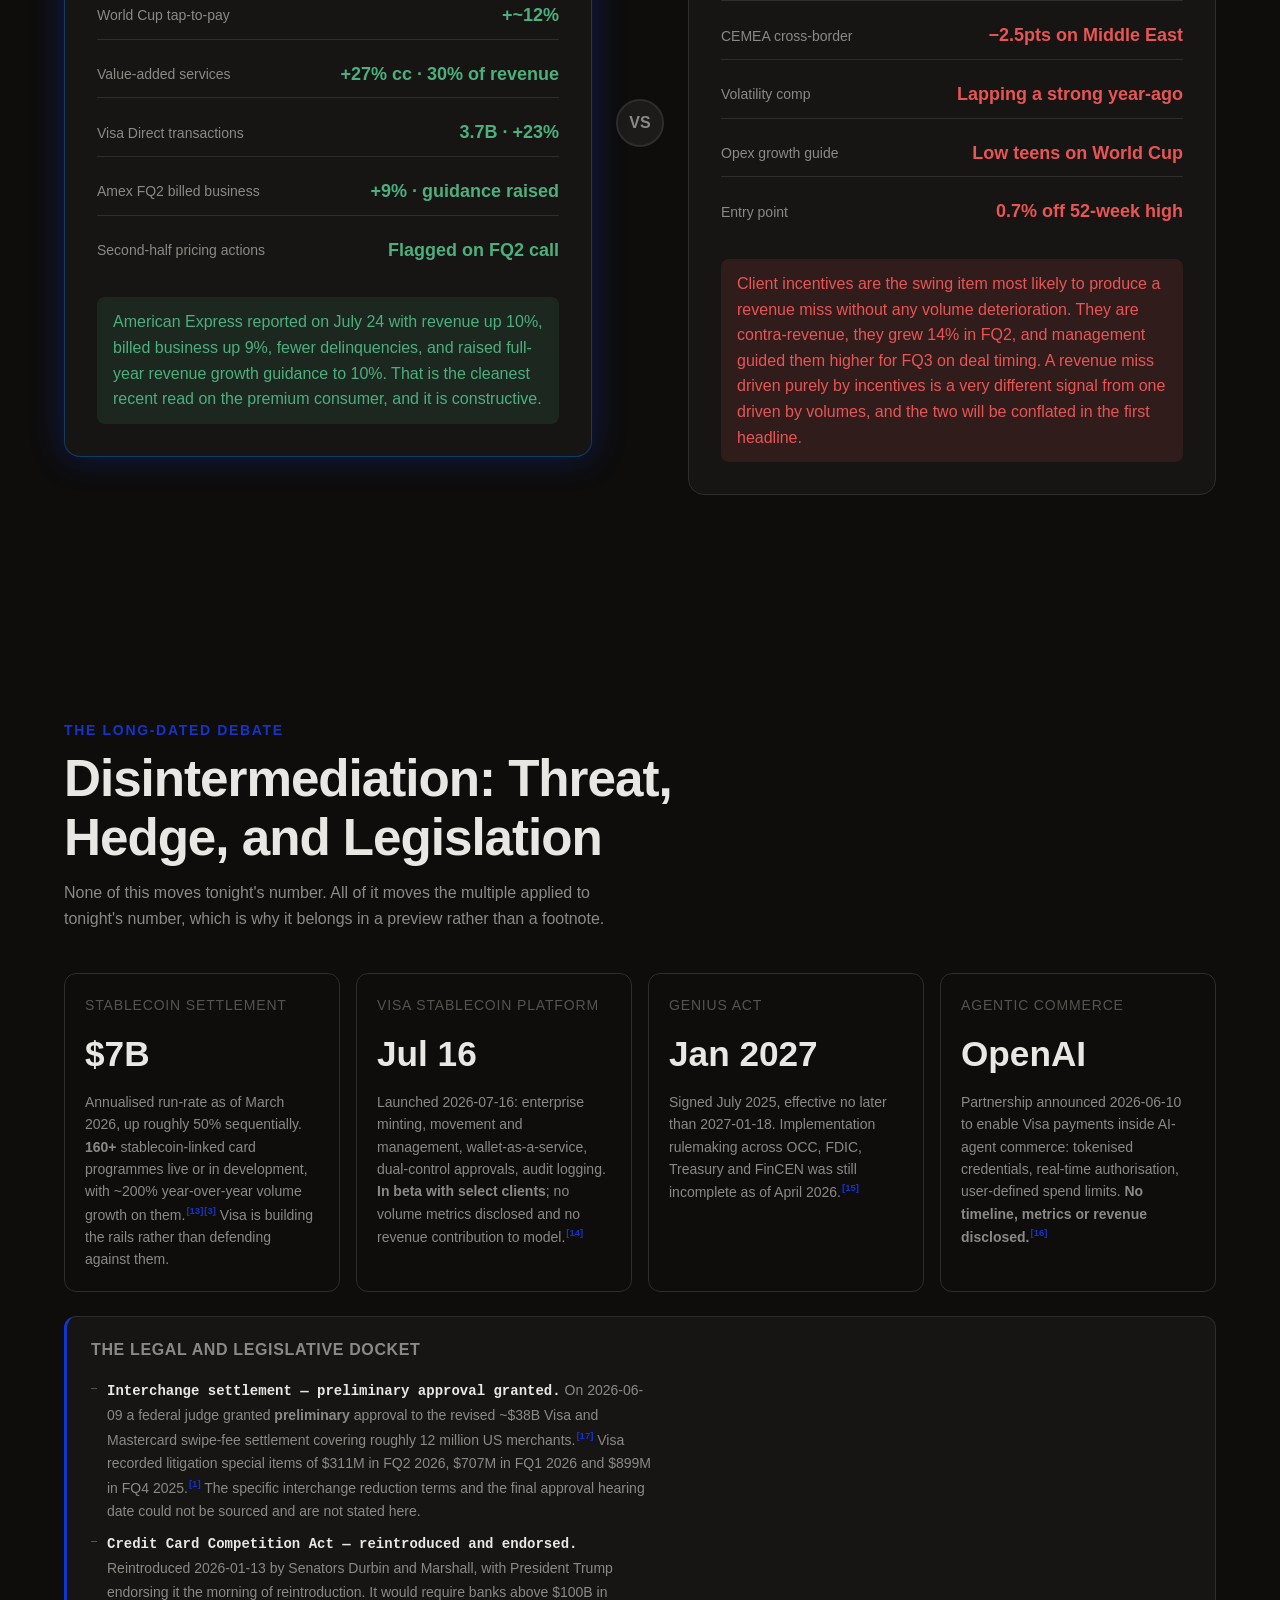
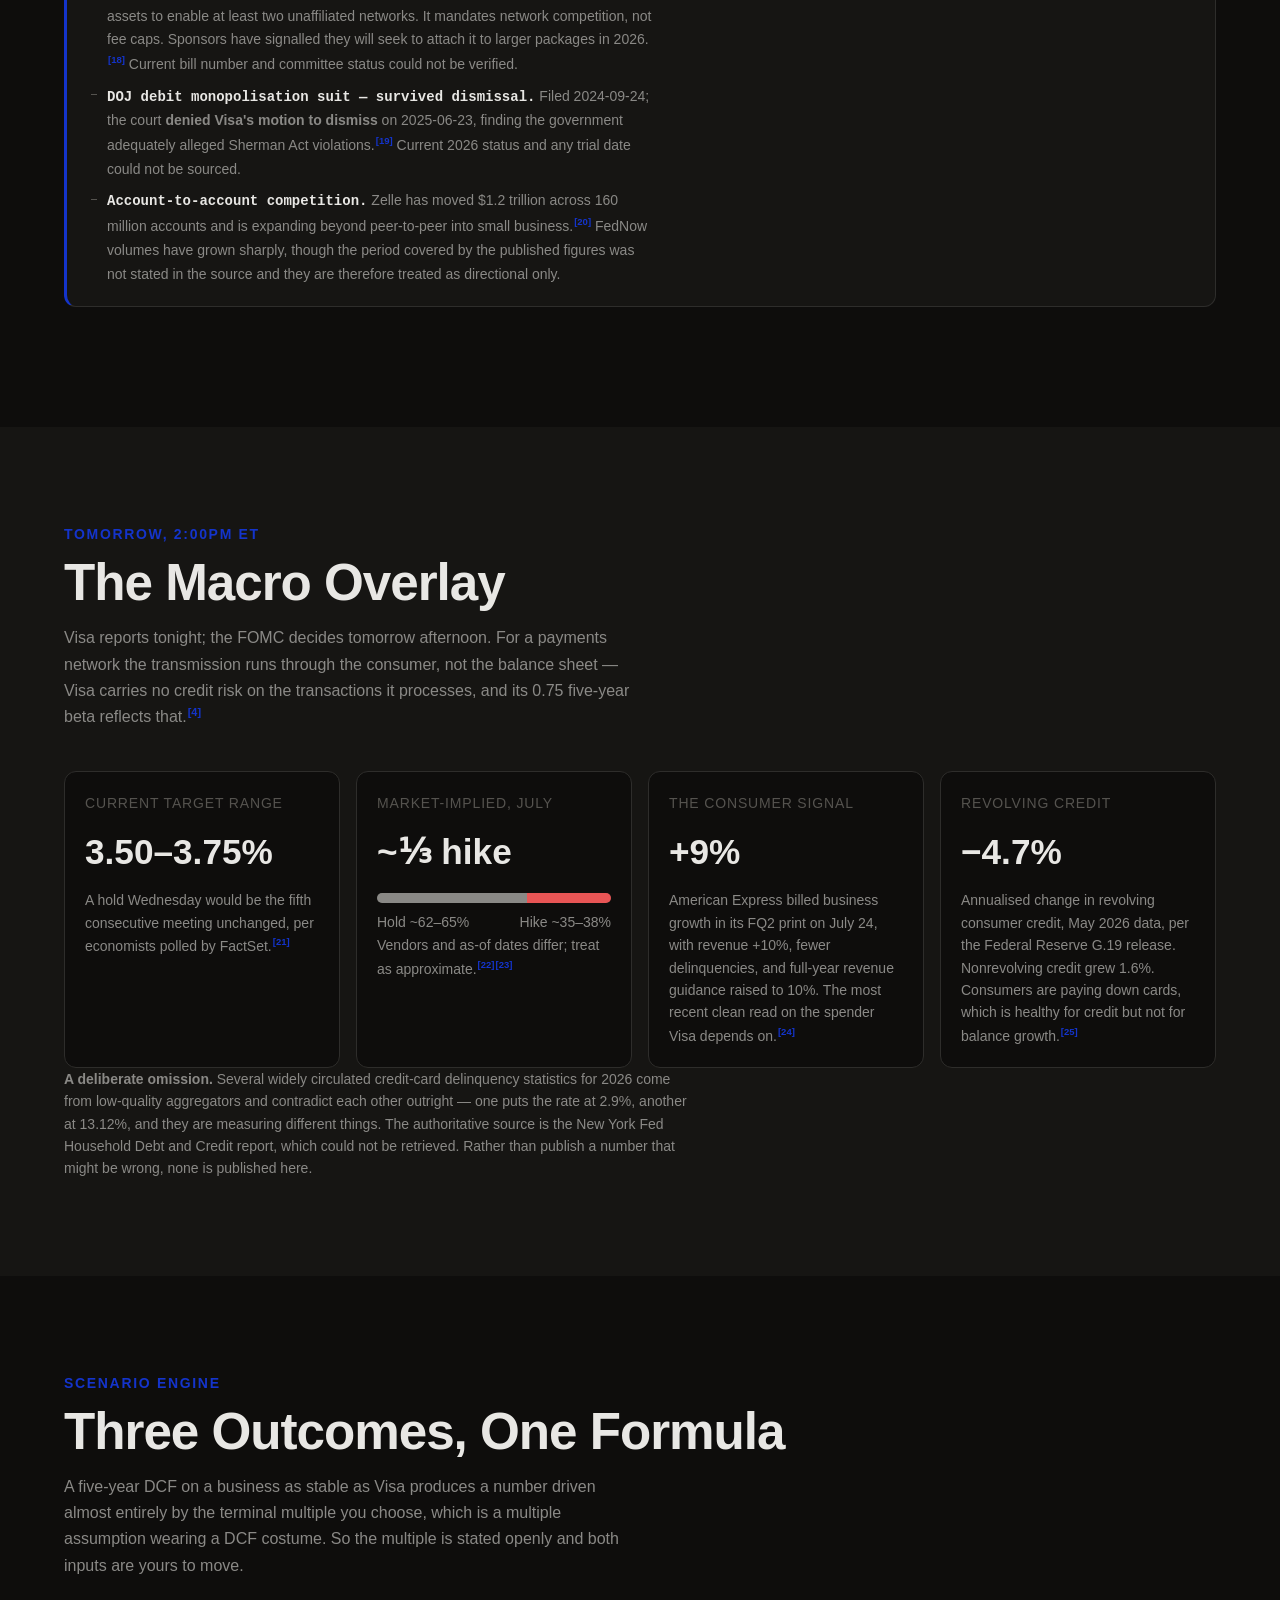
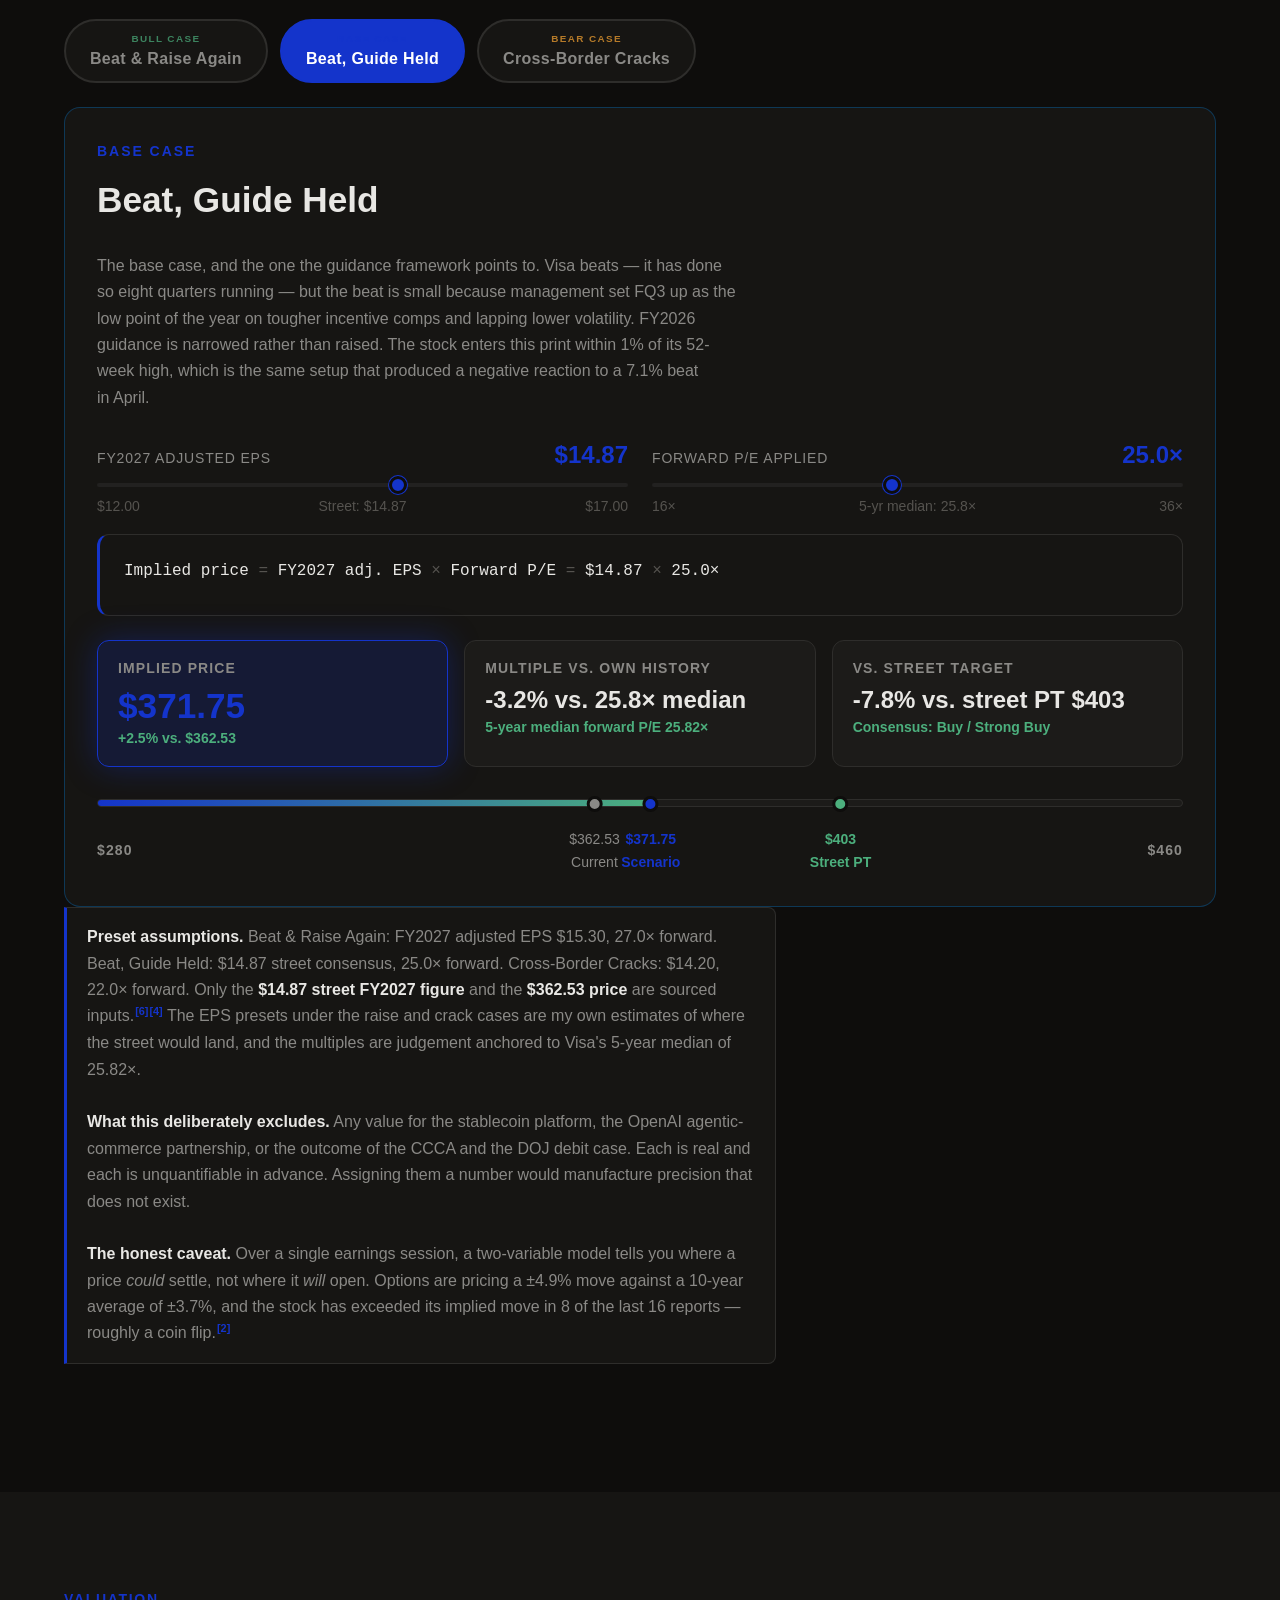
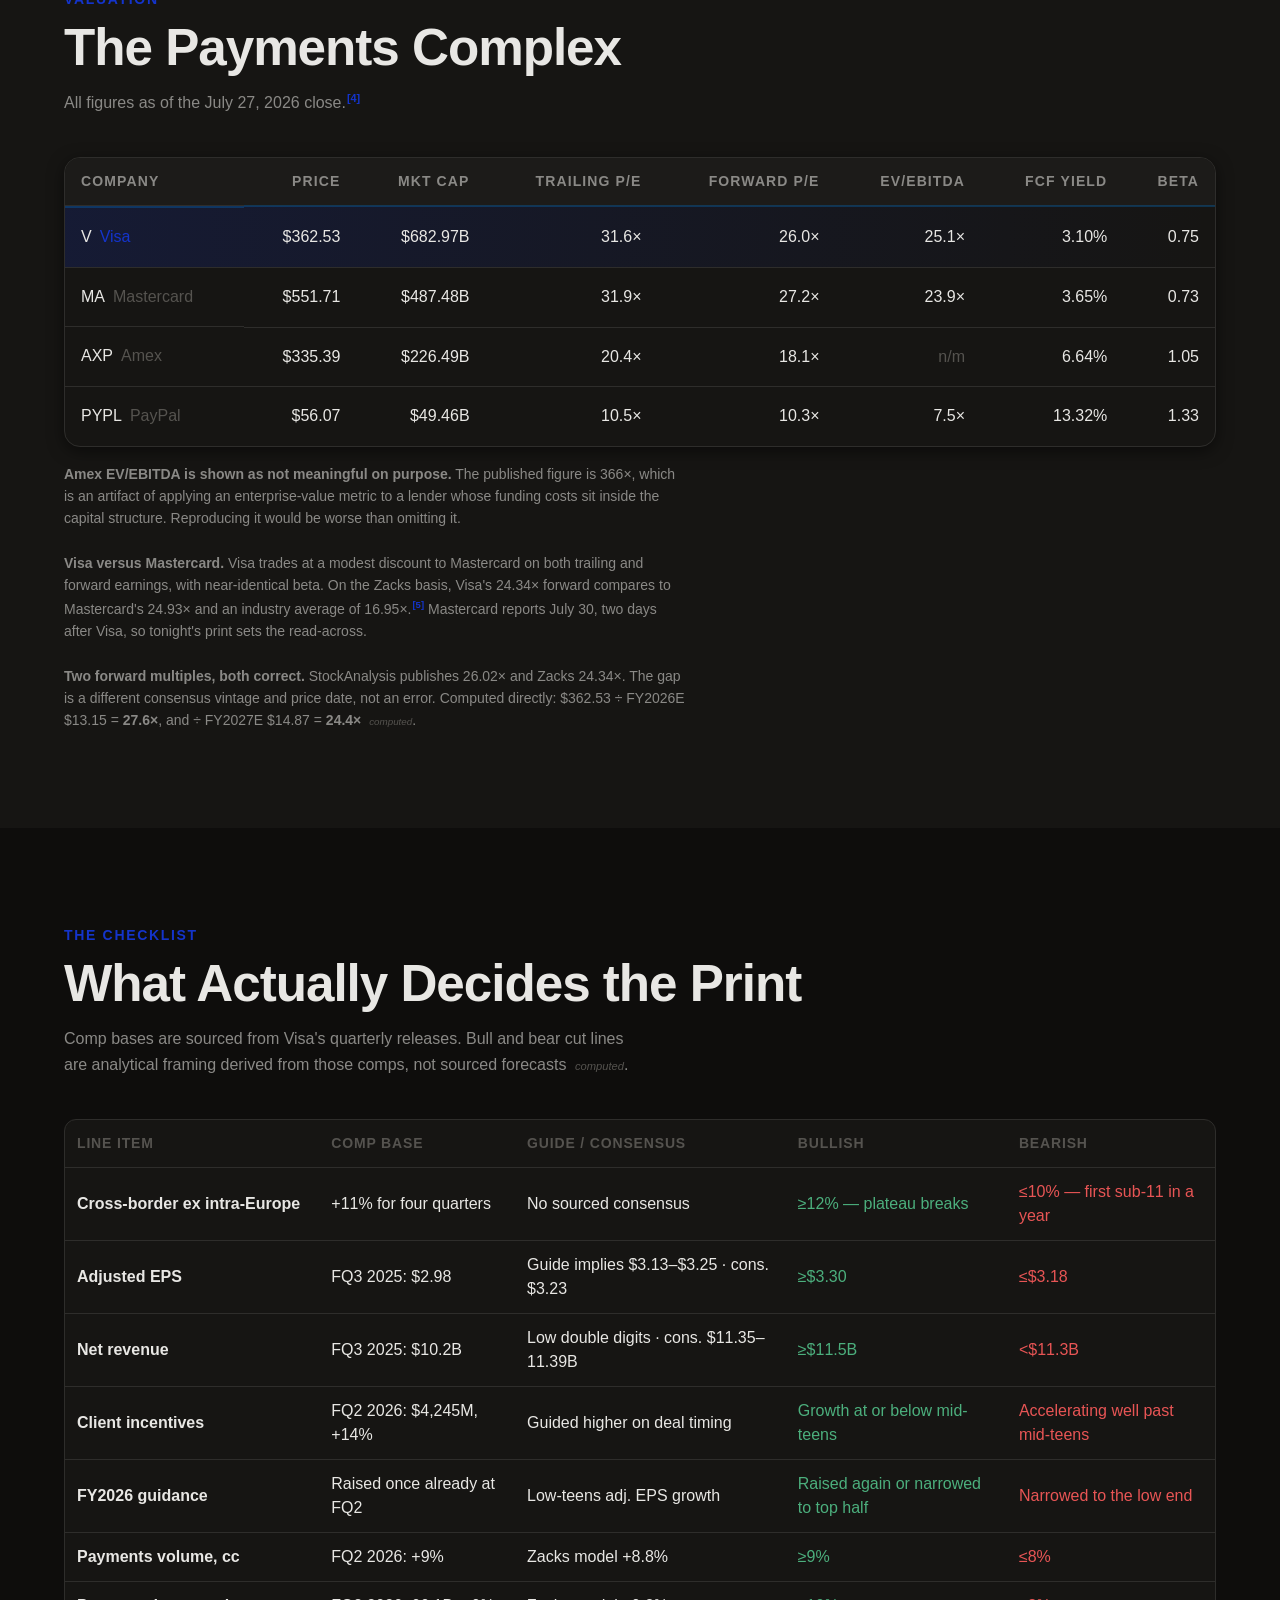
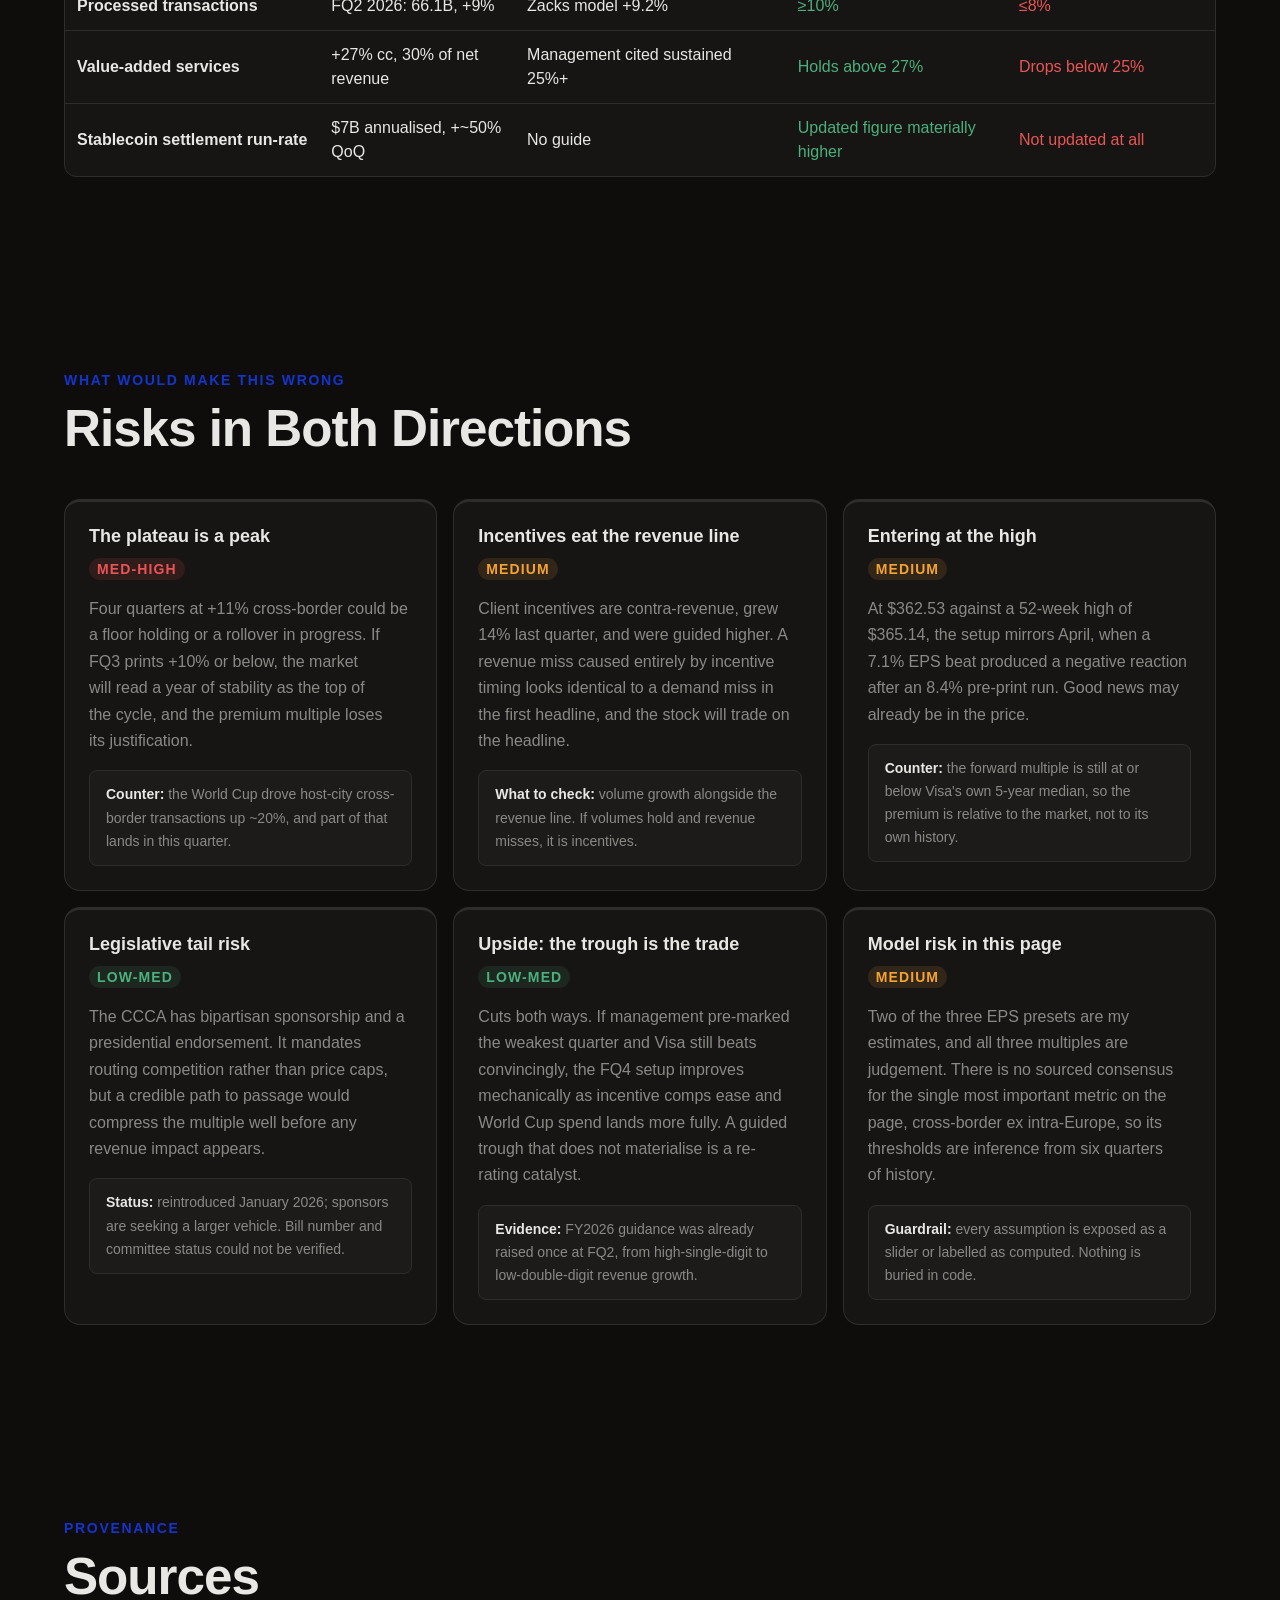
<file: web-app/index.html>
<!DOCTYPE html>
<html lang="en" data-theme="dark">
<head>
  <meta charset="UTF-8" />
  <meta name="viewport" content="width=device-width, initial-scale=1.0" />
  <title>$V — The Guided Trough — Visa FQ3 2026 Preview, Graded</title>
  <meta name="description" content="A preview published the morning of Visa's July 28, 2026 report, now graded against the actuals. Nine calls, five thresholds hit, one clean miss, and a $563M charge nobody saw coming." />

  <link href="https://api.fontshare.com/v2/css?f[]=cabinet-grotesk@400,500,700,800&f[]=satoshi@300,400,500,700&display=swap" rel="stylesheet" />
  <link rel="stylesheet" href="style.css?v=5" />
</head>
<body>

<!-- ═══ NAV ═══ -->
<nav class="nav" id="nav">
  <div class="nav-inner">
    <div class="nav-logo">
      <svg width="28" height="28" viewBox="0 0 28 28" fill="none" aria-label="Visa preview">
        <rect width="28" height="28" rx="6" fill="#1434CB"/>
        <path d="M6.5 9.5l3.6 9h2.6l3.6-9h-2.5l-2.4 6.4L9.1 9.5H6.5zM18.5 9.5l-1.4 9h2.3l1.4-9h-2.3z" fill="#fff"/>
      </svg>
      <span class="nav-brand">$V <span class="nav-badge">GRADED</span></span>
    </div>
    <div class="nav-links">
      <a href="#scorecard">Scorecard</a>
      <a href="#setup">Setup</a>
      <a href="#trough">The Trough</a>
      <a href="#crossborder">Cross-Border</a>
      <a href="#disruption">Disruption</a>
      <a href="#fed">Macro</a>
      <a href="#scenarios">Scenarios</a>
      <a href="#watch" class="nav-cta">What to Watch →</a>
    </div>
    <button class="theme-toggle" data-theme-toggle aria-label="Toggle theme">
      <svg width="18" height="18" viewBox="0 0 24 24" fill="none" stroke="currentColor" stroke-width="2"><path d="M21 12.79A9 9 0 1 1 11.21 3 7 7 0 0 0 21 12.79z"/></svg>
    </button>
  </div>
</nav>

<!-- ═══ HERO ═══ -->
<section class="hero" id="hero">
  <div class="hero-grid-bg" aria-hidden="true"></div>
  <div class="container">
    <div class="hero-eyebrow">
      <span class="tag tag-red">PREVIEW · GRADED</span>
      <span class="tag tag-muted">NO RATING</span>
      <span class="tag tag-muted">RESULTS IN</span>
    </div>

    <div class="hero-ticker-row">
      <span class="hero-ticker">$V</span><span class="hero-exch">NYSE</span>
      <div class="hero-price-pill">
        <span class="hero-price-current">$362.53</span>
        <span class="hero-price-arrow">→</span>
        <span class="hero-price-target">$403</span>
        <span class="hero-price-upside">street PT</span>
      </div>
    </div>

    <h1 class="hero-title">The Guided<br/><em>Trough</em></h1>
    <p class="hero-subtitle">Visa's Own CFO Called This the Lowest Growth Quarter of the Year. The Stock Enters It 0.7% From a 52-Week High.</p>
    <p class="hero-thesis-line">Visa has beaten consensus adjusted EPS in <strong>eight consecutive quarters</strong>. In April it beat by 7.1%, its widest margin in the run, and the stock traded <em>down</em>. Tonight it reports a quarter management pre-marked as the weak point of the fiscal year, on tougher incentive comps and a lapped volatility benefit, priced for a compounder at 31.6× trailing earnings. The number that decides it has printed <strong>exactly +11% four quarters in a row</strong>.</p>

    <div class="hero-kpis">
      <div class="kpi-card">
        <div class="kpi-value">8 / 8</div>
        <div class="kpi-label">Consecutive EPS Beats</div>
        <div class="kpi-delta kpi-delta-good">Avg. surprise +3.2% over last four</div>
      </div>
      <div class="kpi-card">
        <div class="kpi-value">+11%</div>
        <div class="kpi-label">Cross-Border ex Intra-Europe</div>
        <div class="kpi-delta kpi-delta-neutral">Same print, four straight quarters</div>
      </div>
      <div class="kpi-card">
        <div class="kpi-value">0.7%</div>
        <div class="kpi-label">Below the 52-Week High</div>
        <div class="kpi-delta kpi-delta-bad">$362.53 vs. $365.14</div>
      </div>
      <div class="kpi-card">
        <div class="kpi-value">±4.9%</div>
        <div class="kpi-label">Options-Implied Move</div>
        <div class="kpi-delta kpi-delta-neutral">vs. 10-year average of ±3.7%</div>
      </div>
      <div class="kpi-card">
        <div class="kpi-value">$7B</div>
        <div class="kpi-label">Stablecoin Settlement Run-Rate</div>
        <div class="kpi-delta kpi-delta-good">Annualised, up ~50% QoQ</div>
      </div>
    </div>

    <div class="event-strip">
      <div class="event-item event-item--live">
        <div class="event-day">Tuesday, Jul 28</div>
        <div class="event-name">VISA FQ3 2026 — REPORTED</div>
        <div class="event-time">$11.6B rev · $3.32 EPS · XB +12%</div>
      </div>
      <div class="event-item">
        <div class="event-day">Wednesday, Jul 29</div>
        <div class="event-name">FOMC Decision</div>
        <div class="event-time">2:00pm ET · Warsh presser 2:30</div>
      </div>
      <div class="event-item">
        <div class="event-day">Thursday, Jul 30</div>
        <div class="event-name">Mastercard</div>
        <div class="event-time">The read-across</div>
      </div>
      <div class="event-item">
        <div class="event-day">Straddles FQ3/FQ4</div>
        <div class="event-name">FIFA World Cup</div>
        <div class="event-time">Jun 11 – Jul 19</div>
      </div>
    </div>

    <a href="#setup" class="hero-cta">Read the Setup <span aria-hidden="true">↓</span></a>
  </div>
</section>


<!-- ═══ THREE CASES ═══ -->
<section class="section three-cases" id="cases">
  <div class="container">
    <div class="section-header">
      <span class="section-label">The Three Cases</span>
      <h2>Bull, Base, Bear</h2>
      <p class="section-desc">The scenario model in full, up front. Each case is 12-month implied price against $362.53 today. Every input is exposed and adjustable in the <a href="#scenarios">interactive model below</a> — these are the presets, not a forecast.</p>
    </div>
    <div class="case-grid">
      <div class="case-card case-card--bull">
        <div class="case-tier">BULL CASE</div>
        <div class="case-name">Beat &amp; Raise Again</div>
        <div class="case-value">$413.10</div>
        <div class="case-delta">+13.9%</div>
        <div class="case-formula">FY2027 EPS $15.30 &times; 27&times;</div>
        <p class="case-desc">Cross-border ex intra-Europe finally breaks above the +11% plateau and the FY2026 framework is raised a second time.</p>
      </div>
      <div class="case-card case-card--base">
        <div class="case-tier">BASE CASE</div>
        <div class="case-name">Beat, Guide Held</div>
        <div class="case-value">$371.75</div>
        <div class="case-delta">+2.5%</div>
        <div class="case-formula">FY2027 EPS $14.87 &times; 25&times;</div>
        <p class="case-desc">Visa beats, as it has for eight straight quarters, but the beat is small and guidance is narrowed rather than raised.</p>
      </div>
      <div class="case-card case-card--bear">
        <div class="case-tier">BEAR CASE</div>
        <div class="case-name">Cross-Border Cracks</div>
        <div class="case-value">$312.40</div>
        <div class="case-delta">&minus;13.8%</div>
        <div class="case-formula">FY2027 EPS $14.20 &times; 22&times;</div>
        <p class="case-desc">Cross-border prints at or below +10%, breaking a four-quarter floor, or incentives accelerate past mid-teens and compress revenue.</p>
      </div>
    </div>
  </div>
</section>
<!-- ═══ SCORECARD ═══ -->
<section class="section scorecard-section" id="scorecard">
  <div class="container">
    <div class="section-header">
      <span class="section-label">Published Before · Graded After</span>
      <h2>The Scorecard</h2>
      <p class="section-desc">Everything below the scorecard is the preview <strong>exactly as published on the morning of July 28</strong>, unedited. This section was added after the 4:05pm release and grades every threshold the preview set against what Visa actually reported.<a href="#sources" class="cite">[27]</a> Thresholds were not moved to fit the outcome.</p>
    </div>

    <div class="verdict-banner">
      <div class="verdict-score">5/6</div>
      <div class="verdict-text">
        <h3>Five of six checkable thresholds resolved bullish — including the one that mattered.</h3>
        <p>The preview argued that cross-border volume excluding intra-Europe was the number that decides the print, and set <strong>≥12% as the bullish break</strong> from a four-quarter plateau at exactly +11%. It printed <strong>+12%</strong>. Revenue, EPS, payments volume and processed transactions all cleared their bull lines too. The single bearish threshold that triggered was client incentives, which the preview had named as "the swing item most likely to produce a revenue miss without any volume deterioration" — they accelerated to +18%, and produced no revenue miss at all.</p>
      </div>
    </div>

    <div class="score-table-wrap">
      <table class="score-table">
        <thead>
          <tr><th>What the Preview Said to Watch</th><th>Bull Line</th><th>Bear Line</th><th>Actual</th><th>Grade</th></tr>
        </thead>
        <tbody>
          <tr>
            <td><strong>Cross-border ex intra-Europe, cc</strong><br/><span class="muted-cell">"The number that matters"</span></td>
            <td>≥12%</td><td>≤10%</td>
            <td class="score-actual">+12%</td>
            <td><span class="grade grade--hit">BULL — plateau broke</span></td>
          </tr>
          <tr>
            <td>Adjusted EPS</td>
            <td>≥$3.30</td><td>≤$3.18</td>
            <td class="score-actual">$3.32</td>
            <td><span class="grade grade--hit">BULL</span></td>
          </tr>
          <tr>
            <td>Net revenue</td>
            <td>≥$11.5B</td><td>&lt;$11.3B</td>
            <td class="score-actual">$11.6B · +14%</td>
            <td><span class="grade grade--hit">BULL</span></td>
          </tr>
          <tr>
            <td>Payments volume, cc</td>
            <td>≥9%</td><td>≤8%</td>
            <td class="score-actual">+10%</td>
            <td><span class="grade grade--hit">BULL</span></td>
          </tr>
          <tr>
            <td>Processed transactions</td>
            <td>≥10%</td><td>≤8%</td>
            <td class="score-actual">+10%</td>
            <td><span class="grade grade--hit">BULL</span></td>
          </tr>
          <tr>
            <td><strong>Client incentives</strong><br/><span class="muted-cell">Flagged as the swing item</span></td>
            <td>At or below mid-teens growth</td><td>Accelerating past mid-teens</td>
            <td class="score-actual">$4.7B · +18%</td>
            <td><span class="grade grade--miss">BEAR — triggered</span></td>
          </tr>
          <tr>
            <td>Value-added services</td>
            <td>Holds above 27%</td><td>Below 25%</td>
            <td class="score-actual">Not in the release</td>
            <td><span class="grade grade--na">Call only</span></td>
          </tr>
          <tr>
            <td>Stablecoin settlement run-rate</td>
            <td>Updated materially higher</td><td>Not updated</td>
            <td class="score-actual">Not in the release</td>
            <td><span class="grade grade--na">Call only</span></td>
          </tr>
          <tr>
            <td>FY2026 guidance action</td>
            <td>Raised or narrowed up</td><td>Narrowed to the low end</td>
            <td class="score-actual">Not in the release</td>
            <td><span class="grade grade--na">Call only</span></td>
          </tr>
        </tbody>
      </table>
    </div>

    <div class="math-box">
      <div class="math-box-title">The Guided Trough Was Real, and Visa Beat It Anyway</div>
      <div class="formula">
        Guided FQ3 EPS growth <span class="formula-op">=</span> mid- to high single digits <span class="formula-op">→</span> implied <span class="formula-result">$3.13 to $3.25</span><br/>
        Actual <span class="formula-op">=</span> <span class="formula-result">$3.32</span>, growth of <span class="formula-result">+11%</span>
      </div>
      <p class="formula-note">The preview's central framing — that management had pre-marked this quarter as the weak point — held up directionally: net revenue growth did decelerate, from +17% in FQ2 to <strong>+14%</strong>. But Visa printed <strong>above its own guided EPS range entirely</strong>, not merely at the top of it. The preview treated the guidance as a genuine ceiling. It was sandbagged, and the "guided trough" turned out to be a trough that beat.</p>
    </div>

    <div class="postmortem-grid">
      <div class="postmortem-card postmortem-card--right">
        <h3>What the preview got right</h3>
        <ol>
          <li><strong>It picked the right variable.</strong> Cross-border ex intra-Europe was named as the single metric that decides the print, and the preview noted no sell-side consensus for it existed. It broke the four-quarter plateau at precisely the ≥12% line the preview drew.</li>
          <li><strong>It named the swing risk correctly.</strong> Client incentives were flagged as "the swing item most likely to produce a revenue miss without any volume deterioration," with instructions to check volumes alongside revenue to tell the difference. Incentives did accelerate to +18%, outgrowing net revenue by four points — and volumes confirmed it was not a demand problem.</li>
          <li><strong>It called the entry-point risk.</strong> The preview warned that entering 0.7% below a 52-week high "mirrors April, when a 7.1% EPS beat produced a negative reaction after an 8.4% pre-print run." Visa closed <strong>+1.12% at $366.59</strong>, then fell <strong>−1.15% after hours to $362.37</strong> despite beating on every headline line. Good print, negative reaction, again.</li>
          <li><strong>It refused to publish a delinquency statistic.</strong> The circulating figures contradicted each other and the authoritative source was unreachable, so none was used. Nothing in the release would have rescued a wrong one.</li>
        </ol>
      </div>

      <div class="postmortem-card postmortem-card--wrong">
        <h3>What the preview missed</h3>
        <ol>
          <li><strong>A $563M severance charge, entirely unanticipated.</strong> The largest single special item in the quarter and it appears nowhere in the preview — not in the watch list, not in the risks. Visa also took a $237M MDL litigation provision, which was foreseeable from the disclosed pattern; the severance was not on the radar at all. This is the clean miss.</li>
          <li><strong>Operating expenses ran well past the guide.</strong> Management guided FQ3 opex growth to "low teens." Actual was <strong>+17% non-GAAP and +19% GAAP</strong>. The preview reproduced the guidance without interrogating it, and had no opex threshold in the watch list at all.</li>
          <li><strong>The yield divergence went unflagged.</strong> Cross-border <em>volume</em> grew 12%, but international transaction <em>revenue</em> grew only <strong>+6%</strong> to $3.9B. The preview treated volume as a clean proxy for that revenue line and never asked about mix or pricing. That gap is the most interesting thing in the release and the preview had no framework for it.</li>
          <li><strong>Too much weight on the guidance being a ceiling.</strong> The whole "guided trough" thesis rested on taking management's characterisation at face value. A company that has beaten eight quarters running is not a reliable narrator of its own weak quarter, and the preview should have said so.</li>
        </ol>
      </div>
    </div>

    <p class="comps-footnote" style="margin-top:var(--space-8)"><strong>Reported figures used above</strong>, all from Visa's own FQ3 2026 earnings release dated July 28, 2026: net revenue $11.6B (+14%, +13% constant dollar); GAAP net income $5.6B, GAAP EPS $2.97 (+10%); non-GAAP net income $6.3B, non-GAAP EPS $3.32 (+11%); payments volume +10% cc; cross-border ex intra-Europe +12% cc; total cross-border +13% cc; processed transactions +10%; service revenue $4,922M (+14%); data processing $6,042M (+17%); international transaction $3.9B (+6%); other revenue $1.5B (+45%); client incentives $4,680M (+18%); GAAP operating expenses $4,756M (+19%); share repurchases and dividends $6.2B, with 14.5 million class A shares repurchased and a $0.670 quarterly dividend declared.<a href="#sources" class="cite">[27]</a></p>
  </div>
</section>

<!-- ═══ SETUP ═══ -->
<section class="section exec-summary" id="setup">
  <div class="container">
    <div class="section-header">
      <span class="section-label">The Setup</span>
      <h2>Four Things That Are True Going In</h2>
      <p class="section-desc">Every figure is sourced. Where sources disagree, both are shown. Figures that are my own arithmetic on sourced inputs are marked <span class="computed-flag">computed</span>.</p>
    </div>
    <div class="exec-bullets">

      <div class="exec-bullet">
        <div class="bullet-number">01</div>
        <div class="bullet-content">
          <h3>Management Told You This Quarter Would Be the Weak One</h3>
          <p>On the FQ2 call, CFO Christopher Suh guided FQ3 net revenue growth to <strong>low double digits</strong> and explicitly flagged it as <strong>"the lowest growth quarter of the year."</strong><a href="#sources" class="cite">[3]</a> Adjusted EPS growth was guided to <strong>mid- to high single digits</strong>, against the +20% Visa just delivered in FQ2. The stated causes are mechanical rather than fundamental: higher client incentive growth on deal timing, lapping the FQ3 2025 incentive low point, and lower volatility against tough year-ago comps, partly offset by second-half pricing actions. Operating expense growth is guided to low teens on FIFA World Cup marketing.</p>
        </div>
      </div>

      <div class="exec-bullet">
        <div class="bullet-number">02</div>
        <div class="bullet-content">
          <h3>The Last Quarter Was Excellent and the Stock Still Fell</h3>
          <p>FQ2 2026 net revenue was <strong>$11,230M, up 17%</strong> (16% constant-dollar); adjusted EPS <strong>$3.31, up 20%</strong>, beating the $3.09 to $3.10 consensus by <strong>7.1%</strong>, the widest surprise in the eight-quarter run.<a href="#sources" class="cite">[1]</a><a href="#sources" class="cite">[7]</a> Value-added services grew <strong>27%</strong> constant-dollar and now represent <strong>30% of net revenue</strong>. Visa Direct did 3.7 billion transactions, up 23%. The company returned <strong>$9.2B</strong> in the quarter and authorised a new <strong>$20.0B</strong> buyback.<a href="#sources" class="cite">[1]</a> Shares fell <strong>1.4% in premarket</strong> anyway, having run 8.4% in the week into the print.<a href="#sources" class="cite">[8]</a> Positioning, not results, drove the reaction.</p>
        </div>
      </div>

      <div class="exec-bullet">
        <div class="bullet-number">03</div>
        <div class="bullet-content">
          <h3>One Metric Has Not Moved in a Year</h3>
          <p>Cross-border volume excluding intra-Europe, constant-dollar, is the cleanest read on Visa's highest-yielding revenue line. It printed <strong>+16%, +13%, +11%, +11%, +11%, +11%</strong> across the last six quarters.<a href="#sources" class="cite">[1]</a><a href="#sources" class="cite">[9]</a> Four consecutive quarters at exactly the same number is a plateau, not noise. The FQ2 call attributed a <strong>2.5 point deceleration in CEMEA</strong> to the Middle East conflict. Against that, Visa's own World Cup data showed cross-border transactions in host cities up <strong>nearly 20% year over year</strong> during the June 11 to July 19 window — but that window <em>straddles the FQ3 and FQ4 boundary</em>, so only part lands tonight.<a href="#sources" class="cite">[10]</a></p>
        </div>
      </div>

      <div class="exec-bullet">
        <div class="bullet-number">04</div>
        <div class="bullet-content">
          <h3>The Multiple Is Not Demanding by Visa's Own History</h3>
          <p>This is the part the bear case usually skips. Visa trades at <strong>31.6× trailing</strong> and <strong>26.0× forward</strong> earnings.<a href="#sources" class="cite">[4]</a> Zacks computes the rolling forward multiple at <strong>24.34×</strong> against Visa's own <strong>5-year median of 25.82×</strong>, which puts the stock roughly a turn and a half <em>below</em> its own norm.<a href="#sources" class="cite">[5]</a> On street numbers it is 27.6× FY2026 and <strong>24.4× FY2027</strong> <span class="computed-flag">computed</span>. Meanwhile ROE is 60.35% and ROIC 54.32%.<a href="#sources" class="cite">[4]</a> The debate is not whether Visa is expensive against itself. It is whether the growth algorithm still supports the premium against the market.</p>
        </div>
      </div>

    </div>
  </div>
</section>

<!-- ═══ THE TROUGH — TRACK RECORD ═══ -->
<section class="section" id="trough">
  <div class="container">
    <div class="section-header">
      <span class="section-label">The Pattern</span>
      <h2>Eight Beats, and a Guided Slowdown</h2>
      <p class="section-desc">Actuals cross-verified against Visa's own quarterly earnings releases; consensus estimates from AlphaQuery. Surprise percentages are calculated from the sourced estimate and actual pairs <span class="computed-flag">computed</span>.</p>
    </div>

    <div class="track-table-wrap">
      <table class="track-table">
        <thead>
          <tr>
            <th>Fiscal Quarter</th><th>Reported</th><th>Consensus</th><th>Actual Adj. EPS</th><th>Surprise</th><th>Net Revenue</th><th>YoY</th>
          </tr>
        </thead>
        <tbody>
          <tr>
            <td>FQ2 2026</td><td>Apr 28, 2026</td><td>$3.09</td><td><strong>$3.31</strong></td>
            <td><span class="beat-pill beat-pill--beat">+7.1%</span></td><td>$11,230M</td><td>+17%</td>
          </tr>
          <tr>
            <td>FQ1 2026</td><td>Jan 29, 2026</td><td>$3.14</td><td><strong>$3.17</strong></td>
            <td><span class="beat-pill beat-pill--beat">+1.0%</span></td><td>$10.9B</td><td>+15%</td>
          </tr>
          <tr>
            <td>FQ4 2025</td><td>Oct 28, 2025</td><td>$2.97</td><td><strong>$2.98</strong></td>
            <td><span class="beat-pill beat-pill--beat">+0.3%</span></td><td>$10.7B</td><td>+12%</td>
          </tr>
          <tr>
            <td>FQ3 2025</td><td>Jul 29, 2025</td><td>$2.86</td><td><strong>$2.98</strong></td>
            <td><span class="beat-pill beat-pill--beat">+4.2%</span></td><td>$10.2B</td><td>+14%</td>
          </tr>
          <tr>
            <td>FQ2 2025</td><td>Apr 29, 2025</td><td>$2.68</td><td><strong>$2.76</strong></td>
            <td><span class="beat-pill beat-pill--beat">+3.0%</span></td><td>$9,594M</td><td>+9%</td>
          </tr>
          <tr>
            <td>FQ1 2025</td><td>Jan 30, 2025</td><td>$2.66</td><td><strong>$2.75</strong></td>
            <td><span class="beat-pill beat-pill--beat">+3.4%</span></td><td>$9.5B</td><td>+10%</td>
          </tr>
        </tbody>
      </table>
    </div>

    <p class="comps-footnote">Six for six here, and eight for eight over a longer window. The relevant question is not whether Visa beats — it is what the beat is measured against. Consensus for tonight sits at <strong>$3.23</strong> adjusted EPS on net revenue of <strong>$11.35B</strong>, up 11.6%, though other vendors carry $11.383B and $11.39B.<a href="#sources" class="cite">[5]</a><a href="#sources" class="cite">[11]</a><a href="#sources" class="cite">[12]</a> The year-ago FQ3 2025 base is $2.98 EPS on $10.2B.<a href="#sources" class="cite">[9]</a></p>

    <div class="math-box">
      <div class="math-box-title">What the Guidance Range Actually Implies</div>
      <div class="formula">
        FQ3 2025 adj. EPS <span class="formula-op">×</span> ( 1 <span class="formula-op">+</span> guided growth ) <span class="formula-op">=</span> implied FQ3 2026 range<br/>
        $2.98 <span class="formula-op">×</span> ( 1 <span class="formula-op">+</span> 5% to 9% ) <span class="formula-op">=</span> <span class="formula-result">$3.13 to $3.25</span>
      </div>
      <ul class="var-list">
        <li><span class="var-key">$2.98</span> — FQ3 2025 actual adjusted EPS<a href="#sources" class="cite">[9]</a></li>
        <li><span class="var-key">5% to 9%</span> — company guide of "mid- to high single digit" diluted EPS growth<a href="#sources" class="cite">[3]</a></li>
        <li><span class="var-key">$3.23</span> — street consensus, which sits in the <strong>upper half</strong> of that implied band <span class="computed-flag">computed</span></li>
      </ul>
      <p class="formula-note">The street is already positioned near the top of management's own guidance range. That is the tension in tonight's print: the eight-quarter beat streak is real, but the bar it has to clear is no longer conservative. A $3.25 print would be a beat on paper and roughly a non-event against the guide.</p>
    </div>
  </div>
</section>

<!-- ═══ CROSS-BORDER ═══ -->
<section class="section why-not-section" id="crossborder">
  <div class="container">
    <div class="section-header">
      <span class="section-label">The Number That Matters</span>
      <h2>A Four-Quarter Plateau at +11%</h2>
      <p class="section-desc">Cross-border volume excluding intra-Europe, constant-dollar, year over year. All six figures from Visa's own quarterly earnings releases.<a href="#sources" class="cite">[1]</a><a href="#sources" class="cite">[9]</a></p>
    </div>

    <div class="track-table-wrap">
      <table class="track-table">
        <thead>
          <tr><th>Fiscal Quarter</th><th>XB ex Intra-Europe</th><th style="width:45%">Visual</th><th>XB Total</th><th>Payments Vol.</th><th>Processed Txns</th></tr>
        </thead>
        <tbody>
          <tr><td>FQ1 2025</td><td><strong>+16%</strong></td><td><div class="reaction-track"><div class="xb-bar reaction-fill reaction-fill--pos" data-value="16" style="left:0;top:4px;bottom:4px;position:absolute"></div></div></td><td>+16%</td><td>+9%</td><td>+11%</td></tr>
          <tr><td>FQ2 2025</td><td><strong>+13%</strong></td><td><div class="reaction-track"><div class="xb-bar reaction-fill reaction-fill--pos" data-value="13" style="left:0;top:4px;bottom:4px;position:absolute"></div></div></td><td>+13%</td><td>+8%</td><td>+9%</td></tr>
          <tr><td>FQ3 2025</td><td><strong>+11%</strong></td><td><div class="reaction-track"><div class="xb-bar reaction-fill reaction-fill--neg" data-value="11" style="left:0;top:4px;bottom:4px;position:absolute"></div></div></td><td>+12%</td><td>+8%</td><td>+10%</td></tr>
          <tr><td>FQ4 2025</td><td><strong>+11%</strong></td><td><div class="reaction-track"><div class="xb-bar reaction-fill reaction-fill--neg" data-value="11" style="left:0;top:4px;bottom:4px;position:absolute"></div></div></td><td>+12%</td><td>+9%</td><td>+10%</td></tr>
          <tr><td>FQ1 2026</td><td><strong>+11%</strong></td><td><div class="reaction-track"><div class="xb-bar reaction-fill reaction-fill--neg" data-value="11" style="left:0;top:4px;bottom:4px;position:absolute"></div></div></td><td>+12%</td><td>+8%</td><td>+9%</td></tr>
          <tr><td>FQ2 2026</td><td><strong>+11%</strong></td><td><div class="reaction-track"><div class="xb-bar reaction-fill reaction-fill--neg" data-value="11" style="left:0;top:4px;bottom:4px;position:absolute"></div></div></td><td>+12%</td><td>+9%</td><td>+9%</td></tr>
        </tbody>
      </table>
    </div>

    <p class="comps-footnote">There is no published sell-side consensus for this specific metric that I could source, which is itself notable given how much of the equity story rests on it. <strong>Bullish break: ≥12%</strong>, which would end the plateau and suggest World Cup inbound travel is landing. <strong>Bearish break: ≤10%</strong>, the first sub-11 print in over a year, implying the CEMEA drag has spread. Both thresholds are analytical framing anchored to the sourced history above, not sourced forecasts <span class="computed-flag">computed</span>.</p>

    <div class="versus-grid">
      <div class="versus-card versus-card-msft">
        <div class="versus-ticker versus-ticker-msft">TAILWIND</div>
        <div class="versus-name">What Supports the Quarter</div>
        <div class="versus-metrics">
          <div class="versus-metric"><span class="versus-metric-label">World Cup host-city XB txns</span><span class="versus-metric-value versus-good">+~20% YoY</span></div>
          <div class="versus-metric"><span class="versus-metric-label">World Cup tap-to-pay</span><span class="versus-metric-value versus-good">+~12%</span></div>
          <div class="versus-metric"><span class="versus-metric-label">Value-added services</span><span class="versus-metric-value versus-good">+27% cc · 30% of revenue</span></div>
          <div class="versus-metric"><span class="versus-metric-label">Visa Direct transactions</span><span class="versus-metric-value versus-good">3.7B · +23%</span></div>
          <div class="versus-metric"><span class="versus-metric-label">Amex FQ2 billed business</span><span class="versus-metric-value versus-good">+9% · guidance raised</span></div>
          <div class="versus-metric"><span class="versus-metric-label">Second-half pricing actions</span><span class="versus-metric-value versus-good">Flagged on FQ2 call</span></div>
        </div>
        <div class="versus-verdict versus-verdict-msft">
          American Express reported on July 24 with revenue up 10%, billed business up 9%, fewer delinquencies, and raised full-year revenue growth guidance to 10%. That is the cleanest recent read on the premium consumer, and it is constructive.
        </div>
      </div>

      <div class="versus-divider"><div class="versus-vs">VS</div></div>

      <div class="versus-card versus-card-crwd">
        <div class="versus-ticker">HEADWIND</div>
        <div class="versus-name">What Weighs On It</div>
        <div class="versus-metrics">
          <div class="versus-metric"><span class="versus-metric-label">Client incentives, FQ2</span><span class="versus-metric-value versus-bad">$4,245M · +14%</span></div>
          <div class="versus-metric"><span class="versus-metric-label">FQ3 incentive guidance</span><span class="versus-metric-value versus-bad">Higher growth, deal timing</span></div>
          <div class="versus-metric"><span class="versus-metric-label">CEMEA cross-border</span><span class="versus-metric-value versus-bad">−2.5pts on Middle East</span></div>
          <div class="versus-metric"><span class="versus-metric-label">Volatility comp</span><span class="versus-metric-value versus-bad">Lapping a strong year-ago</span></div>
          <div class="versus-metric"><span class="versus-metric-label">Opex growth guide</span><span class="versus-metric-value versus-bad">Low teens on World Cup</span></div>
          <div class="versus-metric"><span class="versus-metric-label">Entry point</span><span class="versus-metric-value versus-bad">0.7% off 52-week high</span></div>
        </div>
        <div class="versus-verdict versus-verdict-crwd">
          Client incentives are the swing item most likely to produce a revenue miss without any volume deterioration. They are contra-revenue, they grew 14% in FQ2, and management guided them higher for FQ3 on deal timing. A revenue miss driven purely by incentives is a very different signal from one driven by volumes, and the two will be conflated in the first headline.
        </div>
      </div>
    </div>
  </div>
</section>

<!-- ═══ DISRUPTION ═══ -->
<section class="section" id="disruption">
  <div class="container">
    <div class="section-header">
      <span class="section-label">The Long-Dated Debate</span>
      <h2>Disintermediation: Threat, Hedge, and Legislation</h2>
      <p class="section-desc">None of this moves tonight's number. All of it moves the multiple applied to tonight's number, which is why it belongs in a preview rather than a footnote.</p>
    </div>

    <div class="fed-grid">
      <div class="fed-card">
        <div class="fed-card-label">Stablecoin Settlement</div>
        <div class="fed-card-value">$7B</div>
        <div class="fed-card-note">Annualised run-rate as of March 2026, up roughly 50% sequentially. <strong>160+</strong> stablecoin-linked card programmes live or in development, with ~200% year-over-year volume growth on them.<a href="#sources" class="cite">[13]</a><a href="#sources" class="cite">[3]</a> Visa is building the rails rather than defending against them.</div>
      </div>
      <div class="fed-card">
        <div class="fed-card-label">Visa Stablecoin Platform</div>
        <div class="fed-card-value">Jul 16</div>
        <div class="fed-card-note">Launched 2026-07-16: enterprise minting, movement and management, wallet-as-a-service, dual-control approvals, audit logging. <strong>In beta with select clients</strong>; no volume metrics disclosed and no revenue contribution to model.<a href="#sources" class="cite">[14]</a></div>
      </div>
      <div class="fed-card">
        <div class="fed-card-label">GENIUS Act</div>
        <div class="fed-card-value">Jan 2027</div>
        <div class="fed-card-note">Signed July 2025, effective no later than 2027-01-18. Implementation rulemaking across OCC, FDIC, Treasury and FinCEN was still incomplete as of April 2026.<a href="#sources" class="cite">[15]</a></div>
      </div>
      <div class="fed-card">
        <div class="fed-card-label">Agentic Commerce</div>
        <div class="fed-card-value">OpenAI</div>
        <div class="fed-card-note">Partnership announced 2026-06-10 to enable Visa payments inside AI-agent commerce: tokenised credentials, real-time authorisation, user-defined spend limits. <strong>No timeline, metrics or revenue disclosed.</strong><a href="#sources" class="cite">[16]</a></div>
      </div>
    </div>

    <div class="math-box">
      <div class="math-box-title">The Legal and Legislative Docket</div>
      <ul class="var-list" style="grid-template-columns:1fr">
        <li><span class="var-key">Interchange settlement — preliminary approval granted.</span> On 2026-06-09 a federal judge granted <strong>preliminary</strong> approval to the revised ~$38B Visa and Mastercard swipe-fee settlement covering roughly 12 million US merchants.<a href="#sources" class="cite">[17]</a> Visa recorded litigation special items of $311M in FQ2 2026, $707M in FQ1 2026 and $899M in FQ4 2025.<a href="#sources" class="cite">[1]</a> The specific interchange reduction terms and the final approval hearing date could not be sourced and are not stated here.</li>
        <li><span class="var-key">Credit Card Competition Act — reintroduced and endorsed.</span> Reintroduced 2026-01-13 by Senators Durbin and Marshall, with President Trump endorsing it the morning of reintroduction. It would require banks above $100B in assets to enable at least two unaffiliated networks. It mandates network competition, not fee caps. Sponsors have signalled they will seek to attach it to larger packages in 2026.<a href="#sources" class="cite">[18]</a> Current bill number and committee status could not be verified.</li>
        <li><span class="var-key">DOJ debit monopolisation suit — survived dismissal.</span> Filed 2024-09-24; the court <strong>denied Visa's motion to dismiss</strong> on 2025-06-23, finding the government adequately alleged Sherman Act violations.<a href="#sources" class="cite">[19]</a> Current 2026 status and any trial date could not be sourced.</li>
        <li><span class="var-key">Account-to-account competition.</span> Zelle has moved $1.2 trillion across 160 million accounts and is expanding beyond peer-to-peer into small business.<a href="#sources" class="cite">[20]</a> FedNow volumes have grown sharply, though the period covered by the published figures was not stated in the source and they are therefore treated as directional only.</li>
      </ul>
    </div>
  </div>
</section>

<!-- ═══ MACRO ═══ -->
<section class="section fed-section" id="fed">
  <div class="container">
    <div class="section-header">
      <span class="section-label">Tomorrow, 2:00pm ET</span>
      <h2>The Macro Overlay</h2>
      <p class="section-desc">Visa reports tonight; the FOMC decides tomorrow afternoon. For a payments network the transmission runs through the consumer, not the balance sheet — Visa carries no credit risk on the transactions it processes, and its 0.75 five-year beta reflects that.<a href="#sources" class="cite">[4]</a></p>
    </div>

    <div class="fed-grid">
      <div class="fed-card">
        <div class="fed-card-label">Current Target Range</div>
        <div class="fed-card-value">3.50–3.75%</div>
        <div class="fed-card-note">A hold Wednesday would be the fifth consecutive meeting unchanged, per economists polled by FactSet.<a href="#sources" class="cite">[21]</a></div>
      </div>
      <div class="fed-card">
        <div class="fed-card-label">Market-Implied, July</div>
        <div class="fed-card-value">~⅓ hike</div>
        <div class="prob-meter" role="img" aria-label="Roughly two-thirds hold, one-third hike">
          <div class="prob-seg-hold" style="width:64%"></div>
          <div class="prob-seg-hike" style="width:36%"></div>
        </div>
        <div class="prob-legend"><span>Hold ~62–65%</span><span>Hike ~35–38%</span></div>
        <div class="fed-card-note">Vendors and as-of dates differ; treat as approximate.<a href="#sources" class="cite">[22]</a><a href="#sources" class="cite">[23]</a></div>
      </div>
      <div class="fed-card">
        <div class="fed-card-label">The Consumer Signal</div>
        <div class="fed-card-value">+9%</div>
        <div class="fed-card-note">American Express billed business growth in its FQ2 print on July 24, with revenue +10%, fewer delinquencies, and full-year revenue guidance raised to 10%. The most recent clean read on the spender Visa depends on.<a href="#sources" class="cite">[24]</a></div>
      </div>
      <div class="fed-card">
        <div class="fed-card-label">Revolving Credit</div>
        <div class="fed-card-value">−4.7%</div>
        <div class="fed-card-note">Annualised change in revolving consumer credit, May 2026 data, per the Federal Reserve G.19 release. Nonrevolving credit grew 1.6%. Consumers are paying down cards, which is healthy for credit but not for balance growth.<a href="#sources" class="cite">[25]</a></div>
      </div>
    </div>

    <p class="comps-footnote"><strong>A deliberate omission.</strong> Several widely circulated credit-card delinquency statistics for 2026 come from low-quality aggregators and contradict each other outright — one puts the rate at 2.9%, another at 13.12%, and they are measuring different things. The authoritative source is the New York Fed Household Debt and Credit report, which could not be retrieved. Rather than publish a number that might be wrong, none is published here.</p>
  </div>
</section>

<!-- ═══ SCENARIOS ═══ -->
<section class="section dcf-section" id="scenarios">
  <div class="container">
    <div class="section-header">
      <span class="section-label">Scenario Engine</span>
      <h2>Three Outcomes, One Formula</h2>
      <p class="section-desc">A five-year DCF on a business as stable as Visa produces a number driven almost entirely by the terminal multiple you choose, which is a multiple assumption wearing a DCF costume. So the multiple is stated openly and both inputs are yours to move.</p>
    </div>

    <div class="scenario-toggles" role="tablist">
      <button class="scenario-btn scenario-btn--bull" data-scenario="raise" role="tab" aria-selected="false"><span class="sc-tier">BULL CASE</span><span class="sc-label">Beat &amp; Raise Again</span></button>
      <button class="scenario-btn scenario-btn--base active" data-scenario="inline" role="tab" aria-selected="true"><span class="sc-tier">BASE CASE</span><span class="sc-label">Beat, Guide Held</span></button>
      <button class="scenario-btn scenario-btn--bear" data-scenario="crack" role="tab" aria-selected="false"><span class="sc-tier">BEAR CASE</span><span class="sc-label">Cross-Border Cracks</span></button>
    </div>

    <div class="scenario-panel scenario-base" id="scenario-panel">
      <div class="scenario-headline">
        <span class="scenario-name" id="sc-name">Beat, Guide Held</span>
      </div>
      <p class="scenario-desc-text" id="sc-desc"></p>

      <div class="slider-grid">
        <div class="slider-block">
          <div class="slider-head">
            <span class="slider-label">FY2027 Adjusted EPS</span>
            <span class="slider-readout" id="sc-eps-readout">$14.87</span>
          </div>
          <input type="range" class="slider-range" id="slider-eps" min="1200" max="1700" step="5" value="1487"
                 aria-label="FY2027 adjusted EPS estimate in cents" />
          <div class="slider-bounds"><span>$12.00</span><span>Street: $14.87</span><span>$17.00</span></div>
        </div>
        <div class="slider-block">
          <div class="slider-head">
            <span class="slider-label">Forward P/E Applied</span>
            <span class="slider-readout" id="sc-pe-readout">25.0×</span>
          </div>
          <input type="range" class="slider-range" id="slider-pe" min="160" max="360" step="5" value="250"
                 aria-label="Forward price to earnings multiple, tenths" />
          <div class="slider-bounds"><span>16×</span><span>5-yr median: 25.8×</span><span>36×</span></div>
        </div>
      </div>

      <div class="math-box" style="margin-top:var(--space-4)">
        <div class="formula">
          Implied price <span class="formula-op">=</span> FY2027 adj. EPS <span class="formula-op">×</span> Forward P/E <span class="formula-op">=</span>
          <span id="formula-eps">$14.87</span> <span class="formula-op">×</span> <span id="formula-pe">25.0×</span>
        </div>
      </div>

      <div class="dcf-metrics">
        <div class="dcf-metric dcf-metric--primary">
          <div class="dcf-metric-label">Implied Price</div>
          <div class="dcf-metric-value" id="sc-implied">$371.75</div>
          <div class="dcf-metric-sub" id="sc-upside">+2.5% vs. $362.53</div>
        </div>
        <div class="dcf-metric">
          <div class="dcf-metric-label">Multiple vs. Own History</div>
          <div class="dcf-metric-value" id="sc-vs-median">−3.2%</div>
          <div class="dcf-metric-sub">5-year median forward P/E 25.82×</div>
        </div>
        <div class="dcf-metric">
          <div class="dcf-metric-label">vs. Street Target</div>
          <div class="dcf-metric-value" id="sc-vs-consensus">—</div>
          <div class="dcf-metric-sub">Consensus: Buy / Strong Buy</div>
        </div>
      </div>

      <div class="price-bar-wrap">
        <div class="price-bar-track">
          <div class="price-bar-fill" id="price-bar-fill"></div>
          <div class="price-bar-marker" id="price-bar-current"><span class="price-bar-tag">$362.53<br/>Current</span></div>
          <div class="price-bar-marker price-bar-marker--target" id="price-bar-target"><span class="price-bar-tag"></span></div>
          <div class="price-bar-marker price-bar-marker--intrinsic" id="price-bar-intrinsic"><span class="price-bar-tag"></span></div>
        </div>
        <div class="price-bar-endpoints">
          <span class="price-bar-label">$280</span>
          <span class="price-bar-label">$460</span>
        </div>
      </div>
    </div>

    <div class="dcf-methodology">
      <strong>Preset assumptions.</strong> Beat &amp; Raise Again: FY2027 adjusted EPS $15.30, 27.0× forward. Beat, Guide Held: $14.87 street consensus, 25.0× forward. Cross-Border Cracks: $14.20, 22.0× forward. Only the <strong>$14.87 street FY2027 figure</strong> and the <strong>$362.53 price</strong> are sourced inputs.<a href="#sources" class="cite">[6]</a><a href="#sources" class="cite">[4]</a> The EPS presets under the raise and crack cases are my own estimates of where the street would land, and the multiples are judgement anchored to Visa's 5-year median of 25.82×.
      <br/><br/>
      <strong>What this deliberately excludes.</strong> Any value for the stablecoin platform, the OpenAI agentic-commerce partnership, or the outcome of the CCCA and the DOJ debit case. Each is real and each is unquantifiable in advance. Assigning them a number would manufacture precision that does not exist.
      <br/><br/>
      <strong>The honest caveat.</strong> Over a single earnings session, a two-variable model tells you where a price <em>could</em> settle, not where it <em>will</em> open. Options are pricing a ±4.9% move against a 10-year average of ±3.7%, and the stock has exceeded its implied move in 8 of the last 16 reports — roughly a coin flip.<a href="#sources" class="cite">[2]</a>
    </div>
  </div>
</section>

<!-- ═══ COMPS ═══ -->
<section class="section comps-section" id="comps">
  <div class="container">
    <div class="section-header">
      <span class="section-label">Valuation</span>
      <h2>The Payments Complex</h2>
      <p class="section-desc">All figures as of the July 27, 2026 close.<a href="#sources" class="cite">[4]</a></p>
    </div>

    <div class="comps-table-wrap">
      <table class="comps-table">
        <thead>
          <tr><th>Company</th><th>Price</th><th>Mkt Cap</th><th>Trailing P/E</th><th>Forward P/E</th><th>EV/EBITDA</th><th>FCF Yield</th><th>Beta</th></tr>
        </thead>
        <tbody>
          <tr class="comps-row comps-row-msft">
            <td class="comps-ticker">V <span class="msft-highlight">Visa</span></td>
            <td>$362.53</td><td>$682.97B</td><td>31.6×</td><td>26.0×</td><td>25.1×</td><td>3.10%</td><td>0.75</td>
          </tr>
          <tr class="comps-row">
            <td class="comps-ticker">MA <span class="muted-cell">Mastercard</span></td>
            <td>$551.71</td><td>$487.48B</td><td>31.9×</td><td>27.2×</td><td>23.9×</td><td>3.65%</td><td>0.73</td>
          </tr>
          <tr class="comps-row">
            <td class="comps-ticker">AXP <span class="muted-cell">Amex</span></td>
            <td>$335.39</td><td>$226.49B</td><td>20.4×</td><td>18.1×</td><td><span class="muted-cell">n/m</span></td><td>6.64%</td><td>1.05</td>
          </tr>
          <tr class="comps-row">
            <td class="comps-ticker">PYPL <span class="muted-cell">PayPal</span></td>
            <td>$56.07</td><td>$49.46B</td><td>10.5×</td><td>10.3×</td><td>7.5×</td><td>13.32%</td><td>1.33</td>
          </tr>
        </tbody>
      </table>
    </div>

    <p class="comps-footnote">
      <strong>Amex EV/EBITDA is shown as not meaningful on purpose.</strong> The published figure is 366×, which is an artifact of applying an enterprise-value metric to a lender whose funding costs sit inside the capital structure. Reproducing it would be worse than omitting it.
      <br/><br/>
      <strong>Visa versus Mastercard.</strong> Visa trades at a modest discount to Mastercard on both trailing and forward earnings, with near-identical beta. On the Zacks basis, Visa's 24.34× forward compares to Mastercard's 24.93× and an industry average of 16.95×.<a href="#sources" class="cite">[5]</a> Mastercard reports July 30, two days after Visa, so tonight's print sets the read-across.
      <br/><br/>
      <strong>Two forward multiples, both correct.</strong> StockAnalysis publishes 26.02× and Zacks 24.34×. The gap is a different consensus vintage and price date, not an error. Computed directly: $362.53 ÷ FY2026E $13.15 = <strong>27.6×</strong>, and ÷ FY2027E $14.87 = <strong>24.4×</strong> <span class="computed-flag">computed</span>.
    </p>
  </div>
</section>

<!-- ═══ WATCH ═══ -->
<section class="section" id="watch">
  <div class="container">
    <div class="section-header">
      <span class="section-label">The Checklist</span>
      <h2>What Actually Decides the Print</h2>
      <p class="section-desc">Comp bases are sourced from Visa's quarterly releases. Bull and bear cut lines are analytical framing derived from those comps, not sourced forecasts <span class="computed-flag">computed</span>.</p>
    </div>

    <div class="watch-table-wrap">
      <table class="watch-table">
        <thead>
          <tr><th>Line Item</th><th>Comp Base</th><th>Guide / Consensus</th><th>Bullish</th><th>Bearish</th></tr>
        </thead>
        <tbody>
          <tr>
            <td class="watch-metric">Cross-border ex intra-Europe</td>
            <td>+11% for four quarters</td><td>No sourced consensus</td>
            <td class="watch-bull">≥12% — plateau breaks</td><td class="watch-bear">≤10% — first sub-11 in a year</td>
          </tr>
          <tr>
            <td class="watch-metric">Adjusted EPS</td>
            <td>FQ3 2025: $2.98</td><td>Guide implies $3.13–$3.25 · cons. $3.23</td>
            <td class="watch-bull">≥$3.30</td><td class="watch-bear">≤$3.18</td>
          </tr>
          <tr>
            <td class="watch-metric">Net revenue</td>
            <td>FQ3 2025: $10.2B</td><td>Low double digits · cons. $11.35–11.39B</td>
            <td class="watch-bull">≥$11.5B</td><td class="watch-bear">&lt;$11.3B</td>
          </tr>
          <tr>
            <td class="watch-metric">Client incentives</td>
            <td>FQ2 2026: $4,245M, +14%</td><td>Guided higher on deal timing</td>
            <td class="watch-bull">Growth at or below mid-teens</td><td class="watch-bear">Accelerating well past mid-teens</td>
          </tr>
          <tr>
            <td class="watch-metric">FY2026 guidance</td>
            <td>Raised once already at FQ2</td><td>Low-teens adj. EPS growth</td>
            <td class="watch-bull">Raised again or narrowed to top half</td><td class="watch-bear">Narrowed to the low end</td>
          </tr>
          <tr>
            <td class="watch-metric">Payments volume, cc</td>
            <td>FQ2 2026: +9%</td><td>Zacks model +8.8%</td>
            <td class="watch-bull">≥9%</td><td class="watch-bear">≤8%</td>
          </tr>
          <tr>
            <td class="watch-metric">Processed transactions</td>
            <td>FQ2 2026: 66.1B, +9%</td><td>Zacks model +9.2%</td>
            <td class="watch-bull">≥10%</td><td class="watch-bear">≤8%</td>
          </tr>
          <tr>
            <td class="watch-metric">Value-added services</td>
            <td>+27% cc, 30% of net revenue</td><td>Management cited sustained 25%+</td>
            <td class="watch-bull">Holds above 27%</td><td class="watch-bear">Drops below 25%</td>
          </tr>
          <tr>
            <td class="watch-metric">Stablecoin settlement run-rate</td>
            <td>$7B annualised, +~50% QoQ</td><td>No guide</td>
            <td class="watch-bull">Updated figure materially higher</td><td class="watch-bear">Not updated at all</td>
          </tr>
        </tbody>
      </table>
    </div>
  </div>
</section>

<!-- ═══ RISKS ═══ -->
<section class="section risk-section" id="risks">
  <div class="container">
    <div class="section-header">
      <span class="section-label">What Would Make This Wrong</span>
      <h2>Risks in Both Directions</h2>
    </div>

    <div class="risk-grid">
      <div class="risk-card">
        <div class="risk-header"><h3>The plateau is a peak</h3><span class="risk-severity risk-severity-mh">Med-High</span></div>
        <p>Four quarters at +11% cross-border could be a floor holding or a rollover in progress. If FQ3 prints +10% or below, the market will read a year of stability as the top of the cycle, and the premium multiple loses its justification.</p>
        <div class="risk-mitigant"><strong>Counter:</strong> the World Cup drove host-city cross-border transactions up ~20%, and part of that lands in this quarter.</div>
      </div>
      <div class="risk-card">
        <div class="risk-header"><h3>Incentives eat the revenue line</h3><span class="risk-severity risk-severity-m">Medium</span></div>
        <p>Client incentives are contra-revenue, grew 14% last quarter, and were guided higher. A revenue miss caused entirely by incentive timing looks identical to a demand miss in the first headline, and the stock will trade on the headline.</p>
        <div class="risk-mitigant"><strong>What to check:</strong> volume growth alongside the revenue line. If volumes hold and revenue misses, it is incentives.</div>
      </div>
      <div class="risk-card">
        <div class="risk-header"><h3>Entering at the high</h3><span class="risk-severity risk-severity-m">Medium</span></div>
        <p>At $362.53 against a 52-week high of $365.14, the setup mirrors April, when a 7.1% EPS beat produced a negative reaction after an 8.4% pre-print run. Good news may already be in the price.</p>
        <div class="risk-mitigant"><strong>Counter:</strong> the forward multiple is still at or below Visa's own 5-year median, so the premium is relative to the market, not to its own history.</div>
      </div>
      <div class="risk-card">
        <div class="risk-header"><h3>Legislative tail risk</h3><span class="risk-severity risk-severity-lm">Low-Med</span></div>
        <p>The CCCA has bipartisan sponsorship and a presidential endorsement. It mandates routing competition rather than price caps, but a credible path to passage would compress the multiple well before any revenue impact appears.</p>
        <div class="risk-mitigant"><strong>Status:</strong> reintroduced January 2026; sponsors are seeking a larger vehicle. Bill number and committee status could not be verified.</div>
      </div>
      <div class="risk-card">
        <div class="risk-header"><h3>Upside: the trough is the trade</h3><span class="risk-severity risk-severity-lm">Low-Med</span></div>
        <p>Cuts both ways. If management pre-marked the weakest quarter and Visa still beats convincingly, the FQ4 setup improves mechanically as incentive comps ease and World Cup spend lands more fully. A guided trough that does not materialise is a re-rating catalyst.</p>
        <div class="risk-mitigant"><strong>Evidence:</strong> FY2026 guidance was already raised once at FQ2, from high-single-digit to low-double-digit revenue growth.</div>
      </div>
      <div class="risk-card">
        <div class="risk-header"><h3>Model risk in this page</h3><span class="risk-severity risk-severity-m">Medium</span></div>
        <p>Two of the three EPS presets are my estimates, and all three multiples are judgement. There is no sourced consensus for the single most important metric on the page, cross-border ex intra-Europe, so its thresholds are inference from six quarters of history.</p>
        <div class="risk-mitigant"><strong>Guardrail:</strong> every assumption is exposed as a slider or labelled as computed. Nothing is buried in code.</div>
      </div>
    </div>
  </div>
</section>

<!-- ═══ SOURCES ═══ -->
<section class="section" id="sources">
  <div class="container">
    <div class="section-header">
      <span class="section-label">Provenance</span>
      <h2>Sources</h2>
      <p class="section-desc">Primary company filings first. Where only a secondary source exists, that is stated. Where sources conflict, both are listed and the conflict is disclosed in the body rather than silently resolved.</p>
    </div>

    <div class="provenance">
      <h4>Primary — Visa filings and IR materials</h4>
      <ol>
        <li>[1] Visa FQ2 2026 earnings release, April 28, 2026 — <a href="https://s1.q4cdn.com/050606653/files/doc_financials/2026/q2/Q2-2026-Earnings-Release_vF.pdf">investor.visa.com</a></li>
        <li>[9] Visa quarterly earnings releases, FQ1 2025 through FQ1 2026 — <a href="https://s1.q4cdn.com/050606653/files/doc_financials/">investor.visa.com archive</a></li>
        <li>[13] Visa newsroom, stablecoin settlement and Tokenized Deposits, June 10, 2026 — <a href="https://usa.visa.com/about-visa/newsroom/press-releases.releaseId.22491.html">usa.visa.com</a></li>
        <li>[14] Visa Stablecoin Platform launch, July 16, 2026 — <a href="https://usa.visa.com/about-visa/newsroom/press-releases.releaseId.22591.html">usa.visa.com</a></li>
        <li>[16] Visa and OpenAI agentic-commerce partnership, June 10, 2026 — <a href="https://usa.visa.com/about-visa/newsroom/press-releases.releaseId.22496.html">usa.visa.com</a></li>
        <li>[10] Visa World Cup cross-border spend data, July 22, 2026 — <a href="https://usa.visa.com/about-visa/newsroom/press-releases.releaseId.22596.html">usa.visa.com</a></li>
        <li>[26] FQ3 2026 earnings date and webcast announcement, July 7, 2026 — <a href="https://investor.visa.com/news/news-details/2026/Visa-to-Announce-Fiscal-Third-Quarter-2026-Financial-Results-on-July-28-2026/default.aspx">investor.visa.com</a></li>
        <li>[27] <strong>Visa FQ3 2026 earnings release, July 28, 2026</strong> — <a href="https://s1.q4cdn.com/050606653/files/doc_financials/2026/q3/Q3-2026-Earnings-Release_vF.pdf">investor.visa.com</a>. Every actual in the scorecard is taken from this document. Post-print share prices from <a href="https://stockanalysis.com/stocks/v/">StockAnalysis</a>, July 28, 2026.</li>
      </ol>

      <h4 style="margin-top:var(--space-6)">Guidance — call transcript, secondary</h4>
      <ol>
        <li>[3] Visa FQ2 2026 earnings call transcript, call dated April 28, 2026 — <a href="https://www.fool.com/earnings/call-transcripts/2026/04/29/visa-v-q2-2026-earnings-call-transcript/">fool.com</a>. All guidance quotes are from this transcript, corroborated independently by <a href="https://www.investing.com/news/company-news/visa-q2-fy2026-slides-17-revenue-growth-92b-returned-to-shareholders-93CH-4650845">Investing.com, April 30, 2026</a>. The Visa-hosted transcript was not read directly.</li>
      </ol>

      <h4 style="margin-top:var(--space-6)">Market data, consensus and estimates — secondary</h4>
      <ol>
        <li>[4] StockAnalysis statistics for V, MA, AXP, PYPL, July 27, 2026 close — <a href="https://stockanalysis.com/stocks/v/statistics/">stockanalysis.com</a></li>
        <li>[6] StockAnalysis analyst forecast for V — <a href="https://stockanalysis.com/stocks/v/forecast/">stockanalysis.com</a></li>
        <li>[5] Zacks via TradingView, FQ3 preview, consensus and historical multiples, July 23, 2026 — <a href="https://www.tradingview.com/news/zacks:76d0012a8094b:0-visa-s-q3-earnings-could-be-a-catalyst-should-you-buy-now/">tradingview.com</a></li>
        <li>[2] Earnings Watcher, options-implied move and historical reaction distribution, data as of July 16, 2026 — <a href="https://earnings-watcher.com/wiki/v-earnings-options">earnings-watcher.com</a></li>
        <li>[7] AlphaQuery, Visa earnings surprise history — <a href="https://www.alphaquery.com/stock/V/earnings-history">alphaquery.com</a></li>
        <li>[8] Investing.com, FQ2 2026 results and market reaction, April 30, 2026 — <a href="https://www.investing.com/news/company-news/visa-q2-fy2026-slides-17-revenue-growth-92b-returned-to-shareholders-93CH-4650845">investing.com</a></li>
        <li>[11] CryptoDaily, FQ3 preview, July 26, 2026 — <a href="https://cryptodaily.co.uk/2026/07/visa-earnings-preview-payments-spending-cross-border-growth">cryptodaily.co.uk</a></li>
        <li>[12] TIKR, on the FQ2 quarter and forward estimates, July 18, 2026 — <a href="https://www.tikr.com/blog/visa-stock-just-posted-its-best-quarter-since-2022-heres-where-shares-could-go-in-2026">tikr.com</a></li>
      </ol>

      <h4 style="margin-top:var(--space-6)">Legal, legislative and macro</h4>
      <ol>
        <li>[15] Morgan Lewis, GENIUS Act implementation status, April 2026 — <a href="https://www.morganlewis.com/pubs/2026/04/genius-act-implementation-key-proposals-and-what-comes-next">morganlewis.com</a></li>
        <li>[17] Reuters, judge grants preliminary approval to the $38B swipe-fee settlement, June 9, 2026 — <a href="https://www.reuters.com/world/us-judge-oks-visa-mastercard-38-billion-swipe-fee-settlement-2026-06-09/">reuters.com</a></li>
        <li>[18] Senator Durbin, Credit Card Competition Act reintroduction, January 13, 2026 — <a href="https://www.durbin.senate.gov/newsroom/press-releases/durbin-marshall-reintroduce-the-credit-card-competition-act">durbin.senate.gov</a></li>
        <li>[19] US Department of Justice, US v. Visa Inc. case page — <a href="https://www.justice.gov/atr/case/us-v-visa-inc-2024">justice.gov</a></li>
        <li>[20] Forbes, on Zelle scaling beyond peer-to-peer, February 18, 2026 — <a href="https://www.forbes.com/sites/christerholloman/2026/02/18/how-zelle-is-scaling-beyond-p2p-payments-to-tackle-small-business/">forbes.com</a></li>
        <li>[25] Federal Reserve G.19 Consumer Credit release, May 2026 data — <a href="https://www.federalreserve.gov/Releases/g19/">federalreserve.gov</a></li>
        <li>[21] CBS News, July FOMC expectations and the FactSet economist poll — <a href="https://www.cbsnews.com/news/fed-interest-rate-decision-july-meeting/">cbsnews.com</a></li>
        <li>[22] Forbes, on rising market-implied odds of a July hike, July 23, 2026 — <a href="https://www.forbes.com/sites/simonmoore/2026/07/23/markets-see-chance-fed-hikes-next-week-at-july-meeting/">forbes.com</a></li>
        <li>[23] CNBC, analysis ahead of the Warsh press conference, July 28, 2026 — <a href="https://www.cnbc.com/2026/07/28/warsh-fed-rate-decision-trump-powell-analysis.html">cnbc.com</a></li>
        <li>[24] American Express FQ2 2026 results, reported July 24, 2026 — <a href="https://www.fool.com/">via reporting on the July 24, 2026 release</a></li>
      </ol>
    </div>

    <div class="disclosure-banner">
      <strong>Disclosed conflicts and gaps.</strong> FQ3 revenue consensus is published variously as $11.35B, $11.383B and $11.39B. Consensus price targets range from $397.62 to $403.26 across four vendors with analyst counts of 27, 41, 43 and 61; the high ($450, Bernstein, June 2) and low ($330, firm not identified) agree across sources. The consensus <em>rating label</em> differs — "Strong Buy" on StockAnalysis, "Buy" on MarketBeat. Forward P/E is 26.02× on StockAnalysis and 24.34× on Zacks, a vintage and price-date difference rather than an error. <strong>No sell-side consensus could be sourced for cross-border volume growth</strong>, the single most important metric in this preview. Year-to-date performance comparisons circulating in the press are as of July 23 and predate a 1.91% up-day on July 27, so they are not reproduced here.
    </div>
  </div>
</section>

<footer class="page-footer">
  <div class="container footer-inner">
    <p class="footer-sources">
      <strong>The Guided Trough — Visa FQ3 2026 Earnings Preview, Graded.</strong> Published the morning of July 28, 2026, ahead of the after-close report, with prices as of the July 27 close. A scorecard section was added after the 4:05pm release grading the calls against the actuals. <strong>The preview itself is unedited</strong> — thresholds were not adjusted to fit the outcome.
    </p>
    <p class="footer-disclaimer">
      Independent research written for a public portfolio. Not investment advice, not a recommendation to buy or sell any security, and it carries no rating or price target. The author has no position disclosed here and no relationship with any company mentioned. Forward-looking statements are estimates and will be wrong in some measure. Every figure is sourced above; figures marked <em>computed</em> are the author's own arithmetic on sourced inputs. Where sources conflict, the conflict is disclosed rather than resolved silently. Do your own work.
    </p>
  </div>
</footer>

<script src="app.js?v=5"></script>
</body>
</html>
</file>
<file: web-app/style.css>
/* ═══════════════════════════════════════════════
   VISA FQ3 2026 PREVIEW — STYLE SHEET
   Dark-first, Visa blue accent, Cabinet Grotesk display
════════════════════════════════════════════════ */

/* ── DESIGN TOKENS ─────────────────────────────── */
:root {
  /* Type scale */
  --text-xs:   clamp(0.75rem, 0.7rem + 0.25vw, 0.875rem);
  --text-sm:   clamp(0.875rem, 0.8rem + 0.35vw, 1rem);
  --text-base: clamp(1rem, 0.95rem + 0.25vw, 1.125rem);
  --text-lg:   clamp(1.125rem, 1rem + 0.75vw, 1.5rem);
  --text-xl:   clamp(1.5rem, 1.2rem + 1.25vw, 2.25rem);
  --text-2xl:  clamp(2rem, 1.2rem + 2.5vw, 3.5rem);
  --text-3xl:  clamp(2.5rem, 1rem + 4vw, 5rem);

  /* Spacing */
  --space-1: 0.25rem;
  --space-2: 0.5rem;
  --space-3: 0.75rem;
  --space-4: 1rem;
  --space-5: 1.25rem;
  --space-6: 1.5rem;
  --space-8: 2rem;
  --space-10: 2.5rem;
  --space-12: 3rem;
  --space-16: 4rem;
  --space-20: 5rem;
  --space-24: 6rem;

  /* Radius */
  --radius-sm: 0.375rem;
  --radius-md: 0.5rem;
  --radius-lg: 0.75rem;
  --radius-xl: 1rem;
  --radius-full: 9999px;

  /* Transitions */
  --transition: 180ms cubic-bezier(0.16, 1, 0.3, 1);
  --transition-slow: 360ms cubic-bezier(0.16, 1, 0.3, 1);

  /* Layout */
  --content-wide: 1200px;
  --content-default: 960px;

  /* Fonts */
  --font-display: 'Cabinet Grotesk', 'Helvetica Neue', sans-serif;
  --font-body:    'Satoshi', 'Inter', sans-serif;

  /* Microsoft brand */
  --msft-blue:       #1434CB;
  --msft-blue-dark:  #0E2596;
  --msft-blue-dim:   rgba(20, 52, 203, 0.18);
  --msft-blue-glow:  rgba(20, 52, 203, 0.35);
  --msft-cyan:       #F7B600;
}

/* ── DARK THEME (DEFAULT) ──────────────────────── */
:root, [data-theme="dark"] {
  --color-bg:           #0E0D0C;
  --color-surface:      #161513;
  --color-surface-2:    #1C1B19;
  --color-surface-3:    #222120;
  --color-border:       #2E2D2B;
  --color-border-light: #3A3937;

  --color-text:         #E8E7E4;
  --color-text-muted:   #8A8986;
  --color-text-faint:   #55534F;

  --color-primary:      var(--msft-blue);
  --color-primary-hover: var(--msft-blue-dark);

  --color-positive:     #4CAF7D;
  --color-positive-bg:  rgba(76, 175, 125, 0.12);
  --color-negative:     #E85555;
  --color-negative-bg:  rgba(232, 85, 85, 0.12);
  --color-neutral:      #8A8986;

  --color-bull:   #4CAF7D;
  --color-base:   var(--msft-blue);
  --color-bear:   #F4A332;

  --shadow-sm: 0 1px 3px rgba(0,0,0,0.4);
  --shadow-md: 0 4px 16px rgba(0,0,0,0.5);
  --shadow-lg: 0 12px 40px rgba(0,0,0,0.6);
  --shadow-red: 0 0 32px var(--msft-blue-glow);
}

/* ── LIGHT THEME ────────────────────────────────── */
[data-theme="light"] {
  --color-bg:           #F5F4F0;
  --color-surface:      #FAFAF8;
  --color-surface-2:    #FFFFFF;
  --color-surface-3:    #F0EEE9;
  --color-border:       #D8D6D0;
  --color-border-light: #E4E2DC;

  --color-text:         #1A1917;
  --color-text-muted:   #6B6966;
  --color-text-faint:   #A09E9A;

  --color-primary:      #005A9E;
  --color-primary-hover: #004578;

  --color-positive:     #2D8B5A;
  --color-positive-bg:  rgba(45, 139, 90, 0.1);
  --color-negative:     #C53030;
  --color-negative-bg:  rgba(197, 48, 48, 0.1);
  --color-neutral:      #6B6966;

  --color-bull:   #2D8B5A;
  --color-base:   #005A9E;
  --color-bear:   #C97B15;

  --shadow-sm: 0 1px 3px rgba(0,0,0,0.08);
  --shadow-md: 0 4px 16px rgba(0,0,0,0.1);
  --shadow-lg: 0 12px 40px rgba(0,0,0,0.14);
  --shadow-red: 0 0 24px rgba(0, 120, 212, 0.18);
}

/* ── SYSTEM PREF FALLBACK ───────────────────────── */
@media (prefers-color-scheme: dark) {
  :root:not([data-theme]) {
    --color-bg: #0E0D0C;
    --color-surface: #161513;
    --color-surface-2: #1C1B19;
    --color-surface-3: #222120;
    --color-border: #2E2D2B;
    --color-text: #E8E7E4;
    --color-text-muted: #8A8986;
    --color-primary: var(--msft-blue);
  }
}

/* ── BASE RESET ─────────────────────────────────── */
*, *::before, *::after { box-sizing: border-box; margin: 0; padding: 0; }

html {
  -webkit-font-smoothing: antialiased;
  -moz-osx-font-smoothing: grayscale;
  text-rendering: optimizeLegibility;
  scroll-behavior: smooth;
  scroll-padding-top: var(--space-16);
}

body {
  font-family: var(--font-body);
  font-size: var(--text-base);
  color: var(--color-text);
  background: var(--color-bg);
  line-height: 1.65;
  min-height: 100dvh;
}

img, svg { display: block; max-width: 100%; }
h1,h2,h3,h4,h5,h6 { line-height: 1.15; text-wrap: balance; font-family: var(--font-display); }
p, li { text-wrap: pretty; max-width: 72ch; }
button { cursor: pointer; background: none; border: none; font: inherit; color: inherit; }
table { border-collapse: collapse; width: 100%; }

a {
  color: var(--color-primary);
  text-decoration: none;
  transition: color var(--transition);
}
a:hover { color: var(--color-primary-hover); }

:focus-visible {
  outline: 2px solid var(--color-primary);
  outline-offset: 3px;
  border-radius: var(--radius-sm);
}

::selection {
  background: var(--msft-blue-dim);
  color: var(--color-text);
}

/* ── LAYOUT ─────────────────────────────────────── */
.container {
  max-width: var(--content-wide);
  margin: 0 auto;
  padding: 0 var(--space-6);
}

.section {
  padding-block: clamp(var(--space-12), 8vw, var(--space-24));
}

/* ── NAVIGATION ─────────────────────────────────── */
.nav {
  position: fixed;
  top: 0;
  left: 0;
  right: 0;
  z-index: 100;
  backdrop-filter: blur(16px) saturate(1.4);
  -webkit-backdrop-filter: blur(16px) saturate(1.4);
  background: rgba(14,13,12,0.85);
  border-bottom: 1px solid var(--color-border);
  transition: background var(--transition-slow), border-color var(--transition-slow);
}

[data-theme="light"] .nav {
  background: rgba(245,244,240,0.88);
}

.nav-inner {
  max-width: var(--content-wide);
  margin: 0 auto;
  padding: var(--space-3) var(--space-6);
  display: flex;
  align-items: center;
  gap: var(--space-8);
}

.nav-logo {
  display: flex;
  align-items: center;
  gap: var(--space-3);
  font-family: var(--font-display);
  font-weight: 700;
  font-size: var(--text-sm);
  letter-spacing: 0.03em;
}

.nav-brand { color: var(--color-text); }

.nav-badge {
  background: var(--color-primary);
  color: #fff;
  font-size: 0.65rem;
  font-weight: 700;
  letter-spacing: 0.08em;
  padding: 2px 6px;
  border-radius: var(--radius-sm);
}

.nav-links {
  display: flex;
  align-items: center;
  gap: var(--space-6);
  margin-left: auto;
}

.nav-links a {
  color: var(--color-text-muted);
  font-size: var(--text-sm);
  font-weight: 500;
  transition: color var(--transition);
}
.nav-links a:hover { color: var(--color-text); }

.nav-cta {
  color: var(--color-primary) !important;
  font-weight: 600 !important;
}

.theme-toggle {
  color: var(--color-text-muted);
  padding: var(--space-2);
  border-radius: var(--radius-md);
  display: flex;
  align-items: center;
  transition: color var(--transition), background var(--transition);
}
.theme-toggle:hover { color: var(--color-text); background: var(--color-surface-2); }

/* ── HERO ────────────────────────────────────────── */
.hero {
  position: relative;
  padding-top: clamp(6rem, 12vw, 10rem);
  padding-bottom: clamp(var(--space-16), 10vw, var(--space-24));
  overflow: hidden;
}

.hero-grid-bg {
  position: absolute;
  inset: 0;
  background-image:
    linear-gradient(var(--color-border) 1px, transparent 1px),
    linear-gradient(90deg, var(--color-border) 1px, transparent 1px);
  background-size: 60px 60px;
  opacity: 0.3;
  mask-image: radial-gradient(ellipse 80% 80% at 50% 0%, black 20%, transparent 100%);
  -webkit-mask-image: radial-gradient(ellipse 80% 80% at 50% 0%, black 20%, transparent 100%);
}

.hero-eyebrow {
  display: flex;
  align-items: center;
  gap: var(--space-2);
  margin-bottom: var(--space-6);
  flex-wrap: wrap;
}

.tag {
  font-size: var(--text-xs);
  font-weight: 700;
  letter-spacing: 0.1em;
  padding: 4px 10px;
  border-radius: var(--radius-full);
  border: 1px solid transparent;
  font-family: var(--font-body);
}

.tag-red {
  background: var(--msft-blue-dim);
  color: var(--msft-blue);
  border-color: rgba(0, 120, 212,0.3);
}

.tag-muted {
  background: var(--color-surface-2);
  color: var(--color-text-muted);
  border-color: var(--color-border);
}

.hero-ticker-row {
  display: flex;
  align-items: center;
  gap: var(--space-4);
  margin-bottom: var(--space-4);
  flex-wrap: wrap;
}

.hero-ticker {
  font-size: var(--text-sm);
  color: var(--color-text-muted);
  font-weight: 500;
  letter-spacing: 0.05em;
}

.hero-price-pill {
  display: inline-flex;
  align-items: center;
  gap: var(--space-2);
  background: var(--color-surface-2);
  border: 1px solid var(--color-border);
  border-radius: var(--radius-full);
  padding: 4px 14px;
  font-size: var(--text-sm);
}

.hero-price-current { color: var(--color-text-muted); }
.hero-price-arrow { color: var(--color-text-faint); }
.hero-price-target { color: var(--color-text); font-weight: 600; }
.hero-price-upside {
  background: var(--color-positive-bg);
  color: var(--color-positive);
  font-weight: 700;
  font-size: var(--text-xs);
  padding: 2px 8px;
  border-radius: var(--radius-full);
}

.hero-title {
  font-family: var(--font-display);
  font-size: var(--text-3xl);
  font-weight: 800;
  line-height: 1.05;
  letter-spacing: -0.02em;
  margin-bottom: var(--space-4);
  max-width: 18ch;
  color: var(--color-text);
}

.hero-title em {
  font-style: normal;
  color: var(--color-primary);
}

.hero-subtitle {
  font-size: var(--text-lg);
  color: var(--color-text-muted);
  font-weight: 400;
  margin-bottom: var(--space-4);
  max-width: 52ch;
}

.hero-thesis-line {
  font-size: var(--text-base);
  color: var(--color-text);
  font-weight: 500;
  padding: var(--space-3) var(--space-4);
  background: var(--color-surface);
  border-left: 3px solid var(--color-primary);
  border-radius: 0 var(--radius-md) var(--radius-md) 0;
  margin-bottom: var(--space-10);
  max-width: 60ch;
}

.hero-kpis {
  display: grid;
  grid-template-columns: repeat(auto-fit, minmax(160px, 1fr));
  gap: var(--space-3);
  margin-bottom: var(--space-10);
}

.kpi-card {
  background: var(--color-surface);
  border: 1px solid var(--color-border);
  border-radius: var(--radius-lg);
  padding: var(--space-5) var(--space-4);
  transition: border-color var(--transition), transform var(--transition);
}

.kpi-card:hover {
  border-color: var(--color-primary);
  transform: translateY(-2px);
}

.kpi-value {
  font-family: var(--font-display);
  font-size: var(--text-xl);
  font-weight: 800;
  color: var(--color-text);
  letter-spacing: -0.02em;
  line-height: 1;
  margin-bottom: var(--space-1);
}

.kpi-label {
  font-size: var(--text-xs);
  color: var(--color-text-muted);
  font-weight: 500;
  letter-spacing: 0.03em;
  text-transform: uppercase;
  margin-bottom: var(--space-2);
}

.kpi-delta {
  font-size: var(--text-xs);
  font-weight: 600;
}
.kpi-delta-good { color: var(--color-positive); }
.kpi-delta-bad  { color: var(--color-negative); }
.kpi-delta-neutral { color: var(--color-text-muted); }

.hero-cta {
  display: inline-flex;
  align-items: center;
  gap: var(--space-2);
  background: var(--color-primary);
  color: #fff;
  font-weight: 700;
  font-size: var(--text-sm);
  padding: var(--space-3) var(--space-6);
  border-radius: var(--radius-full);
  transition: background var(--transition), transform var(--transition), box-shadow var(--transition);
  letter-spacing: 0.02em;
}
.hero-cta:hover {
  background: var(--color-primary-hover);
  color: #fff;
  transform: translateY(-1px);
  box-shadow: var(--shadow-red);
}

/* ── SECTION SHARED ─────────────────────────────── */
.section-header {
  margin-bottom: var(--space-10);
}

.section-label {
  display: block;
  font-size: var(--text-xs);
  font-weight: 700;
  letter-spacing: 0.12em;
  text-transform: uppercase;
  color: var(--color-primary);
  margin-bottom: var(--space-2);
}

.section-header h2 {
  font-size: var(--text-2xl);
  font-weight: 800;
  letter-spacing: -0.02em;
  color: var(--color-text);
  margin-bottom: var(--space-3);
}

.section-desc {
  font-size: var(--text-sm);
  color: var(--color-text-muted);
  max-width: 65ch;
}

/* Alternating section backgrounds */
.exec-summary { background: var(--color-surface); }
.dcf-section { background: var(--color-bg); }
.comps-section { background: var(--color-surface); }
.why-not-section { background: var(--color-bg); }
.catalyst-section { background: var(--color-surface); }
.risk-section { background: var(--color-bg); }
.recommendation-section { background: var(--color-surface); }

/* ── EXEC SUMMARY ───────────────────────────────── */
.exec-bullets {
  display: grid;
  grid-template-columns: 1fr 1fr;
  gap: var(--space-6);
}

@media (max-width: 700px) {
  .exec-bullets { grid-template-columns: 1fr; }
}

.exec-bullet {
  display: flex;
  gap: var(--space-4);
  padding: var(--space-6);
  background: var(--color-surface-2);
  border: 1px solid var(--color-border);
  border-radius: var(--radius-xl);
  transition: border-color var(--transition), box-shadow var(--transition);
}
.exec-bullet:hover {
  border-color: var(--color-primary);
  box-shadow: 0 0 0 1px var(--color-primary), var(--shadow-md);
}

.bullet-number {
  font-family: var(--font-display);
  font-size: var(--text-xl);
  font-weight: 800;
  color: var(--color-primary);
  opacity: 0.35;
  flex-shrink: 0;
  line-height: 1;
  padding-top: 2px;
}

.bullet-content h3 {
  font-size: var(--text-base);
  font-weight: 700;
  margin-bottom: var(--space-2);
  color: var(--color-text);
  font-family: var(--font-display);
}

.bullet-content p {
  font-size: var(--text-sm);
  color: var(--color-text-muted);
  line-height: 1.7;
}

/* ── DCF SECTION ────────────────────────────────── */
.dcf-methodology {
  background: var(--color-surface);
  border: 1px solid var(--color-border);
  border-left: 3px solid var(--color-primary);
  border-radius: 0 var(--radius-md) var(--radius-md) 0;
  padding: var(--space-4) var(--space-5);
  margin-bottom: var(--space-8);
  font-size: var(--text-sm);
  color: var(--color-text-muted);
  max-width: 80ch;
}
.dcf-methodology strong { color: var(--color-text); }

.scenario-toggles {
  display: flex;
  gap: var(--space-3);
  margin-bottom: var(--space-6);
}

.scenario-btn {
  display: flex;
  align-items: center;
  gap: var(--space-2);
  padding: var(--space-3) var(--space-6);
  border-radius: var(--radius-full);
  border: 2px solid var(--color-border);
  background: var(--color-surface);
  font-size: var(--text-sm);
  font-weight: 700;
  font-family: var(--font-display);
  letter-spacing: 0.02em;
  color: var(--color-text-muted);
  transition: all var(--transition);
  cursor: pointer;
}

.scenario-btn:hover {
  border-color: var(--color-text-muted);
  color: var(--color-text);
}

/* Inactive hover hints — give every button visual feedback on hover */
.scenario-btn--bull:hover { border-color: var(--color-bull); color: var(--color-bull); }
.scenario-btn--base:hover { border-color: var(--color-base); color: var(--color-base); }
.scenario-btn--bear:hover { border-color: var(--color-bear); color: var(--color-bear); }

/* Active states — filled backgrounds with white text for unambiguous selection */
.scenario-btn--bull.active { border-color: var(--color-bull); color: #fff; background: var(--color-bull); }
.scenario-btn--base.active { border-color: var(--color-base); color: #fff; background: var(--color-base); }
.scenario-btn--bear.active { border-color: var(--color-bear); color: #fff; background: var(--color-bear); }

.scenario-icon { font-size: 10px; }

.scenario-panel {
  background: var(--color-surface);
  border: 1px solid var(--color-border);
  border-radius: var(--radius-xl);
  padding: var(--space-8);
  transition: border-color var(--transition-slow);
}

.scenario-panel.scenario-bull { border-color: rgba(76,175,125,0.4); }
.scenario-panel.scenario-bear { border-color: rgba(244,163,50,0.4); }
.scenario-panel.scenario-base { border-color: rgba(0, 120, 212,0.35); }

.scenario-headline {
  display: flex;
  align-items: baseline;
  gap: var(--space-4);
  margin-bottom: var(--space-6);
  flex-wrap: wrap;
}

.scenario-name {
  font-family: var(--font-display);
  font-size: var(--text-xl);
  font-weight: 800;
  color: var(--color-text);
}

.scenario-desc-text {
  font-size: var(--text-sm);
  color: var(--color-text-muted);
}

.dcf-metrics {
  display: grid;
  grid-template-columns: repeat(auto-fit, minmax(150px, 1fr));
  gap: var(--space-4);
  margin-bottom: var(--space-8);
}

.dcf-metric {
  background: var(--color-surface-2);
  border: 1px solid var(--color-border);
  border-radius: var(--radius-lg);
  padding: var(--space-4) var(--space-5);
}

.dcf-metric--highlight {
  border-color: rgba(0, 120, 212,0.25);
  background: var(--msft-blue-dim);
}

.dcf-metric--primary {
  border-color: var(--color-primary);
  background: var(--msft-blue-dim);
  box-shadow: var(--shadow-red);
}

.dcf-metric-label {
  font-size: var(--text-xs);
  text-transform: uppercase;
  letter-spacing: 0.08em;
  color: var(--color-text-muted);
  font-weight: 600;
  margin-bottom: var(--space-2);
}

.dcf-metric-value {
  font-family: var(--font-display);
  font-size: var(--text-lg);
  font-weight: 800;
  color: var(--color-text);
  line-height: 1;
  transition: all var(--transition-slow);
}

.dcf-metric--primary .dcf-metric-value,
.dcf-metric--highlight .dcf-metric-value {
  color: var(--color-primary);
  font-size: var(--text-xl);
}

.dcf-metric-sub {
  font-size: var(--text-xs);
  color: var(--color-positive);
  font-weight: 600;
  margin-top: var(--space-1);
}

/* Year-by-year table */
.dcf-table-wrap {
  overflow-x: auto;
  margin-bottom: var(--space-8);
  border-radius: var(--radius-lg);
  border: 1px solid var(--color-border);
}

.dcf-table {
  min-width: 540px;
}

.dcf-table thead tr {
  background: var(--color-surface-2);
}

.dcf-table th {
  padding: var(--space-3) var(--space-4);
  font-size: var(--text-xs);
  font-weight: 700;
  text-transform: uppercase;
  letter-spacing: 0.08em;
  color: var(--color-text-muted);
  text-align: right;
  border-bottom: 1px solid var(--color-border);
}
.dcf-table th:first-child { text-align: left; }

.dcf-table td {
  padding: var(--space-3) var(--space-4);
  font-size: var(--text-sm);
  color: var(--color-text);
  text-align: right;
  border-bottom: 1px solid var(--color-border);
  font-variant-numeric: tabular-nums;
}
.dcf-table td:first-child { text-align: left; font-weight: 600; }
.dcf-table tbody tr:last-child td { border-bottom: none; }
.dcf-table tbody tr:nth-child(even) { background: rgba(255,255,255,0.02); }

/* Price bar */
.price-bar-wrap { margin-top: var(--space-2); }

.price-bar-label {
  font-size: var(--text-xs);
  font-weight: 700;
  text-transform: uppercase;
  letter-spacing: 0.08em;
  color: var(--color-text-muted);
  margin-bottom: var(--space-3);
}

.price-bar-track {
  position: relative;
  height: 8px;
  background: var(--color-surface-2);
  border-radius: var(--radius-full);
  border: 1px solid var(--color-border);
  margin-bottom: var(--space-8);
}

.price-bar-fill {
  position: absolute;
  left: 0;
  top: 0;
  height: 100%;
  background: linear-gradient(90deg, var(--color-primary) 0%, var(--color-positive) 100%);
  border-radius: var(--radius-full);
  transition: width var(--transition-slow);
  width: 40%;
}

.price-bar-marker {
  position: absolute;
  top: -4px;
  transform: translateX(-50%);
  transition: left var(--transition-slow);
}

.price-bar-marker::before {
  content: '';
  display: block;
  width: 16px;
  height: 16px;
  border-radius: 50%;
  background: var(--color-text-muted);
  border: 3px solid var(--color-bg);
  margin: 0 auto;
}
.price-bar-marker--target::before { background: var(--color-primary); }
.price-bar-marker--intrinsic::before { background: var(--color-positive); }

.price-bar-tag {
  display: block;
  font-size: var(--text-xs);
  color: var(--color-text-muted);
  text-align: center;
  margin-top: var(--space-4);
  white-space: nowrap;
}

.price-bar-marker--target .price-bar-tag { color: var(--color-primary); font-weight: 700; }
.price-bar-marker--intrinsic .price-bar-tag { color: var(--color-positive); font-weight: 700; }

.price-bar-endpoints {
  display: flex;
  justify-content: space-between;
  font-size: var(--text-xs);
  color: var(--color-text-faint);
  margin-top: 2px;
}

/* ── COMPS TABLE ────────────────────────────────── */
.comps-table-wrap {
  overflow-x: auto;
  border-radius: var(--radius-xl);
  border: 1px solid var(--color-border);
  margin-bottom: var(--space-4);
  box-shadow: var(--shadow-md);
}

.comps-table th {
  background: var(--color-surface-2);
  padding: var(--space-3) var(--space-4);
  font-size: var(--text-xs);
  font-weight: 700;
  text-transform: uppercase;
  letter-spacing: 0.08em;
  color: var(--color-text-muted);
  text-align: right;
  border-bottom: 1px solid var(--color-border);
  white-space: nowrap;
}
.comps-table th:first-child { text-align: left; }

.comps-table td {
  padding: var(--space-4);
  font-size: var(--text-sm);
  color: var(--color-text);
  text-align: right;
  border-bottom: 1px solid var(--color-border);
  font-variant-numeric: tabular-nums;
  white-space: nowrap;
}
.comps-table td:first-child { text-align: left; }
.comps-row:last-child td { border-bottom: none; }
.comps-row:not(.comps-row-msft):not(.comps-row-median):hover td {
  background: var(--color-surface-2);
}

.comps-ticker {
  display: flex;
  align-items: center;
  gap: var(--space-2);
  font-weight: 500;
}

.ticker-badge {
  display: inline-block;
  font-size: var(--text-xs);
  font-weight: 700;
  padding: 2px 7px;
  border-radius: var(--radius-sm);
  background: var(--color-surface-2);
  border: 1px solid var(--color-border);
  color: var(--color-text-muted);
  letter-spacing: 0.04em;
  font-family: var(--font-display);
}

.ticker-badge-msft {
  background: var(--msft-blue-dim);
  border-color: rgba(0, 120, 212,0.4);
  color: var(--color-primary);
}

.comps-row-median td {
  background: var(--color-surface-2);
  color: var(--color-text-muted);
  font-style: italic;
  border-top: 1px solid var(--color-border);
}

.comps-row-msft {
  background: linear-gradient(90deg, var(--msft-blue-dim) 0%, transparent 100%);
}
.comps-row-msft td { border-top: 2px solid rgba(0, 120, 212,0.3); }

.msft-highlight { color: var(--color-primary) !important; }
.positive { color: var(--color-positive); }
.negative { color: var(--color-negative); }
.muted-cell { color: var(--color-text-faint); }

.comps-footnote {
  font-size: var(--text-xs);
  color: var(--color-text-muted);
  line-height: 1.6;
  max-width: 80ch;
}

/* ── WHY NOT SECTION ────────────────────────────── */
.versus-grid {
  display: grid;
  grid-template-columns: 1fr auto 1fr;
  gap: var(--space-6);
  align-items: center;
  margin-bottom: var(--space-8);
}

@media (max-width: 700px) {
  .versus-grid {
    grid-template-columns: 1fr;
  }
  .versus-divider { display: none; }
}

.versus-card {
  background: var(--color-surface);
  border: 1px solid var(--color-border);
  border-radius: var(--radius-xl);
  padding: var(--space-8);
  transition: border-color var(--transition), box-shadow var(--transition);
}

.versus-card-crwd:hover { border-color: var(--color-negative); }
.versus-card-msft {
  border-color: rgba(0, 120, 212,0.4);
  box-shadow: var(--shadow-red);
}
.versus-card-msft:hover {
  border-color: var(--color-primary);
  box-shadow: 0 0 48px var(--msft-blue-glow);
}

.versus-ticker {
  font-family: var(--font-display);
  font-size: var(--text-xl);
  font-weight: 800;
  color: var(--color-text-muted);
  margin-bottom: var(--space-1);
}
.versus-ticker-msft { color: var(--color-primary); }

.versus-name {
  font-size: var(--text-sm);
  color: var(--color-text-muted);
  margin-bottom: var(--space-6);
  font-weight: 500;
}

.versus-metrics {
  display: flex;
  flex-direction: column;
  gap: var(--space-3);
  margin-bottom: var(--space-6);
}

.versus-metric {
  display: flex;
  justify-content: space-between;
  align-items: center;
  padding: var(--space-2) 0;
  border-bottom: 1px solid var(--color-border);
}
.versus-metric:last-child { border-bottom: none; }

.versus-metric-label {
  font-size: var(--text-xs);
  color: var(--color-text-muted);
  font-weight: 500;
}

.versus-metric-value {
  font-family: var(--font-display);
  font-size: var(--text-base);
  font-weight: 800;
}
.versus-good { color: var(--color-positive); }
.versus-bad  { color: var(--color-negative); }
.versus-neutral { color: var(--color-text); }

.versus-verdict {
  font-size: var(--text-sm);
  line-height: 1.6;
  padding: var(--space-3) var(--space-4);
  border-radius: var(--radius-md);
  font-weight: 500;
}
.versus-verdict-crwd {
  background: var(--color-negative-bg);
  color: var(--color-negative);
}
.versus-verdict-msft {
  background: var(--color-positive-bg);
  color: var(--color-positive);
}

.versus-divider {
  display: flex;
  align-items: center;
  justify-content: center;
}

.versus-vs {
  width: 48px;
  height: 48px;
  border-radius: 50%;
  background: var(--color-surface-2);
  border: 2px solid var(--color-border);
  display: flex;
  align-items: center;
  justify-content: center;
  font-family: var(--font-display);
  font-weight: 800;
  font-size: var(--text-sm);
  color: var(--color-text-muted);
}

.vs-summary {
  font-size: var(--text-base);
  color: var(--color-text-muted);
  max-width: 75ch;
  line-height: 1.7;
  padding: var(--space-5) var(--space-6);
  background: var(--color-surface);
  border: 1px solid var(--color-border);
  border-radius: var(--radius-lg);
}
.vs-summary em { color: var(--color-text); font-style: normal; font-weight: 600; }

/* ── CATALYST TIMELINE ──────────────────────────── */
.timeline {
  position: relative;
  padding-left: var(--space-10);
}

.timeline::before {
  content: '';
  position: absolute;
  left: 7px;
  top: 0;
  bottom: 0;
  width: 2px;
  background: linear-gradient(
    to bottom,
    var(--color-text-faint) 0%,
    var(--color-primary) 40%,
    var(--color-surface) 100%
  );
}

.timeline-item {
  position: relative;
  margin-bottom: var(--space-8);
  display: grid;
  grid-template-columns: 110px 1fr;
  gap: var(--space-6);
  align-items: start;
}

.timeline-dot {
  position: absolute;
  left: calc(-1 * var(--space-10) + 1px);
  top: 4px;
  width: 14px;
  height: 14px;
  border-radius: 50%;
  border: 2px solid var(--color-bg);
  background: var(--color-text-faint);
  z-index: 1;
}
.timeline-dot-past { background: var(--color-text-muted); }
.timeline-dot-red  { background: var(--color-primary); box-shadow: 0 0 0 4px var(--msft-blue-dim); }
.timeline-dot-upcoming { background: var(--color-bear); }
.timeline-dot-primary  { background: var(--color-primary); box-shadow: 0 0 0 4px var(--msft-blue-dim); animation: pulse 2s infinite; }
.timeline-dot-future { background: var(--color-surface-3); border-color: var(--color-border); }

@keyframes pulse {
  0%, 100% { box-shadow: 0 0 0 0 var(--msft-blue-dim); }
  50% { box-shadow: 0 0 0 8px transparent; }
}

.timeline-date {
  font-size: var(--text-xs);
  font-weight: 700;
  color: var(--color-text-muted);
  letter-spacing: 0.04em;
  padding-top: 4px;
  text-align: right;
}

.timeline-content {
  background: var(--color-surface-2);
  border: 1px solid var(--color-border);
  border-radius: var(--radius-lg);
  padding: var(--space-5) var(--space-6);
  transition: border-color var(--transition);
}

.timeline-item-red .timeline-content { border-color: rgba(0, 120, 212,0.35); background: var(--msft-blue-dim); }
.timeline-item-primary .timeline-content { border-color: rgba(0, 120, 212,0.35); }
.timeline-future .timeline-content { opacity: 0.7; }

.timeline-content h3 {
  font-size: var(--text-base);
  font-weight: 700;
  color: var(--color-text);
  margin-bottom: var(--space-2);
  font-family: var(--font-display);
}

.timeline-content p {
  font-size: var(--text-sm);
  color: var(--color-text-muted);
  line-height: 1.7;
  margin-bottom: var(--space-3);
}

.timeline-tag {
  display: inline-block;
  font-size: 0.65rem;
  font-weight: 700;
  letter-spacing: 0.1em;
  text-transform: uppercase;
  padding: 3px 8px;
  border-radius: var(--radius-full);
  background: var(--color-surface);
  border: 1px solid var(--color-border);
  color: var(--color-text-muted);
}
.timeline-tag-red { background: var(--msft-blue-dim); border-color: rgba(0, 120, 212,0.4); color: var(--color-primary); }
.timeline-tag-primary { background: var(--msft-blue-dim); border-color: rgba(0, 120, 212,0.4); color: var(--color-primary); }

@media (max-width: 600px) {
  .timeline-item { grid-template-columns: 1fr; }
  .timeline-date { text-align: left; }
}

/* ── RISK GRID ──────────────────────────────────── */
.risk-grid {
  display: grid;
  grid-template-columns: repeat(auto-fit, minmax(300px, 1fr));
  gap: var(--space-4);
}

.risk-card {
  background: var(--color-surface);
  border: 1px solid var(--color-border);
  border-radius: var(--radius-xl);
  padding: var(--space-6);
  border-top-width: 3px;
  transition: transform var(--transition), box-shadow var(--transition);
}
.risk-card:hover { transform: translateY(-2px); box-shadow: var(--shadow-md); }

.risk-medium-high { border-top-color: var(--color-negative); }
.risk-medium      { border-top-color: var(--color-bear); }
.risk-low-medium  { border-top-color: var(--color-positive); }
.risk-low         { border-top-color: var(--color-text-faint); }

.risk-header { margin-bottom: var(--space-3); }

.risk-severity {
  font-size: var(--text-xs);
  font-weight: 700;
  letter-spacing: 0.08em;
  text-transform: uppercase;
  padding: 3px 8px;
  border-radius: var(--radius-full);
}

.risk-severity-mh { background: var(--color-negative-bg); color: var(--color-negative); }
.risk-severity-m  { background: rgba(244,163,50,0.12); color: var(--color-bear); }
.risk-severity-lm { background: var(--color-positive-bg); color: var(--color-positive); }
.risk-severity-l  { background: var(--color-surface-2); color: var(--color-text-muted); }

.risk-card h3 {
  font-size: var(--text-base);
  font-weight: 700;
  color: var(--color-text);
  margin-bottom: var(--space-2);
  font-family: var(--font-display);
}

.risk-card > p {
  font-size: var(--text-sm);
  color: var(--color-text-muted);
  line-height: 1.65;
  margin-bottom: var(--space-4);
}

.risk-mitigant {
  font-size: var(--text-xs);
  color: var(--color-text-muted);
  line-height: 1.65;
  padding: var(--space-3) var(--space-4);
  background: var(--color-surface-2);
  border-radius: var(--radius-md);
  border: 1px solid var(--color-border);
}
.risk-mitigant strong { color: var(--color-text); }

/* ── RECOMMENDATION SECTION ─────────────────────── */
.rec-card {
  background: var(--color-surface-2);
  border: 1px solid rgba(0, 120, 212,0.3);
  border-radius: var(--radius-xl);
  padding: var(--space-10);
  box-shadow: var(--shadow-red), var(--shadow-lg);
  position: relative;
  overflow: hidden;
}

.rec-card::before {
  content: '';
  position: absolute;
  top: 0;
  left: 0;
  right: 0;
  height: 3px;
  background: linear-gradient(90deg, var(--color-primary), transparent);
}

.rec-badge {
  display: inline-block;
  font-size: var(--text-xs);
  font-weight: 700;
  letter-spacing: 0.14em;
  text-transform: uppercase;
  color: var(--color-primary);
  margin-bottom: var(--space-4);
}

.rec-action {
  font-family: var(--font-display);
  font-size: var(--text-2xl);
  font-weight: 800;
  letter-spacing: -0.02em;
  color: var(--color-text);
  margin-bottom: var(--space-6);
}

.rec-target-row {
  display: flex;
  gap: var(--space-6);
  align-items: center;
  flex-wrap: wrap;
  margin-bottom: var(--space-8);
  padding-bottom: var(--space-8);
  border-bottom: 1px solid var(--color-border);
}

.rec-metric-val {
  font-family: var(--font-display);
  font-size: var(--text-xl);
  font-weight: 800;
  color: var(--color-text);
  line-height: 1;
  margin-bottom: var(--space-1);
}
.rec-upside { color: var(--color-positive); }
.rec-bear   { color: var(--color-bear); }

.rec-metric-label {
  font-size: var(--text-xs);
  color: var(--color-text-muted);
  font-weight: 600;
  text-transform: uppercase;
  letter-spacing: 0.06em;
}

.rec-divider-v {
  width: 1px;
  height: 40px;
  background: var(--color-border);
  flex-shrink: 0;
}

.rec-catalyst-check {
  background: var(--color-surface);
  border: 1px solid var(--color-border);
  border-left: 3px solid var(--color-primary);
  border-radius: 0 var(--radius-md) var(--radius-md) 0;
  padding: var(--space-4) var(--space-5);
  margin-bottom: var(--space-6);
}

.rec-check-header {
  display: flex;
  align-items: center;
  gap: var(--space-2);
  font-size: var(--text-sm);
  font-weight: 700;
  color: var(--color-primary);
  margin-bottom: var(--space-2);
}

.rec-catalyst-check p {
  font-size: var(--text-sm);
  color: var(--color-text-muted);
  line-height: 1.7;
  max-width: none;
}

.rec-methodology {
  font-size: var(--text-xs);
  color: var(--color-text-faint);
  line-height: 1.7;
  max-width: none;
}

/* ── PAGE FOOTER ────────────────────────────────── */
.page-footer {
  padding: var(--space-10) 0;
  border-top: 1px solid var(--color-border);
  background: var(--color-surface);
}

.footer-inner {
  display: flex;
  flex-direction: column;
  gap: var(--space-4);
}

.footer-disclaimer, .footer-sources {
  font-size: var(--text-xs);
  color: var(--color-text-faint);
  line-height: 1.7;
  max-width: 80ch;
}
.footer-disclaimer strong { color: var(--color-text-muted); }
.footer-sources a { color: var(--color-primary); }
.footer-sources a:hover { color: var(--color-primary-hover); }

/* ── ANIMATIONS ─────────────────────────────────── */
@keyframes fadeUp {
  from { opacity: 0; transform: translateY(20px); }
  to   { opacity: 1; transform: translateY(0); }
}

.dcf-metric-value { transition: all 300ms cubic-bezier(0.16, 1, 0.3, 1); }

/* ── RESPONSIVE ─────────────────────────────────── */
@media (max-width: 900px) {
  .nav-links a:not(.nav-cta) { display: none; }
  .hero-kpis { grid-template-columns: repeat(3, 1fr); }
  .dcf-metrics { grid-template-columns: repeat(2, 1fr); }
}

@media (max-width: 600px) {
  .scenario-toggles { gap: var(--space-2); }
  .scenario-btn { padding: var(--space-2) var(--space-4); font-size: var(--text-xs); }
  .hero-kpis { grid-template-columns: repeat(2, 1fr); }
  .dcf-metrics { grid-template-columns: 1fr; }
  .rec-target-row { gap: var(--space-4); }
  .timeline { padding-left: var(--space-6); }
  .risk-grid { grid-template-columns: 1fr; }
}

@media (prefers-reduced-motion: reduce) {
  *, *::before, *::after {
    animation-duration: 0.01ms !important;
    transition-duration: 0.01ms !important;
  }
}

/* ═══════════════════════════════════════════════
   EARNINGS-PREVIEW MODULES
   Added for the Q2 2026 preview format:
   event strip, track record, formula boxes,
   FOMC overlay, watch list, scenario tree
════════════════════════════════════════════════ */

/* ── EVENT STRIP (the week's clock) ───────────── */
.event-strip {
  display: grid;
  grid-template-columns: repeat(auto-fit, minmax(180px, 1fr));
  gap: var(--space-3);
  margin-top: var(--space-8);
}
.event-item {
  background: var(--color-surface);
  border: 1px solid var(--color-border);
  border-radius: var(--radius-lg);
  padding: var(--space-4);
  position: relative;
  overflow: hidden;
}
.event-item--live {
  border-color: var(--color-primary);
  box-shadow: 0 0 0 1px var(--msft-blue-dim), 0 8px 28px -18px var(--msft-blue-glow);
}
.event-item--live::before {
  content: '';
  position: absolute;
  inset: 0 auto 0 0;
  width: 3px;
  background: var(--color-primary);
}
.event-day {
  font-family: var(--font-display);
  font-size: var(--text-xs);
  letter-spacing: 0.08em;
  text-transform: uppercase;
  color: var(--color-text-faint);
}
.event-name {
  font-family: var(--font-display);
  font-weight: 700;
  font-size: var(--text-base);
  margin: var(--space-1) 0 var(--space-1);
  color: var(--color-text);
}
.event-time {
  font-size: var(--text-xs);
  color: var(--color-text-muted);
  font-variant-numeric: tabular-nums;
}

/* ── TRACK RECORD (beat/miss + reaction) ─────── */
.track-table { width: 100%; border-collapse: collapse; font-size: var(--text-sm); }
.track-table th {
  text-align: left;
  font-family: var(--font-display);
  font-size: var(--text-xs);
  letter-spacing: 0.06em;
  text-transform: uppercase;
  color: var(--color-text-faint);
  padding: var(--space-3) var(--space-3);
  border-bottom: 1px solid var(--color-border);
  white-space: nowrap;
}
.track-table td {
  padding: var(--space-3) var(--space-3);
  border-bottom: 1px solid var(--color-border);
  font-variant-numeric: tabular-nums;
  vertical-align: middle;
}
.track-table tr:last-child td { border-bottom: none; }
.track-table-wrap {
  overflow-x: auto;
  border: 1px solid var(--color-border);
  border-radius: var(--radius-lg);
  background: var(--color-surface);
}
.beat-pill {
  display: inline-block;
  padding: 2px var(--space-2);
  border-radius: var(--radius-full);
  font-size: var(--text-xs);
  font-weight: 600;
  white-space: nowrap;
}
.beat-pill--beat  { background: var(--color-positive-bg); color: var(--color-positive); }
.beat-pill--inline{ background: rgba(138,137,134,0.15); color: var(--color-text-muted); }
.beat-pill--miss  { background: var(--color-negative-bg); color: var(--color-negative); }

/* Reaction bar: negative left of centre, positive right */
.reaction-cell { min-width: 190px; }
.reaction-track {
  position: relative;
  height: 22px;
  background: var(--color-surface-2);
  border-radius: var(--radius-sm);
  overflow: hidden;
}
.reaction-track::after {
  content: '';
  position: absolute;
  left: 50%; top: 0; bottom: 0;
  width: 1px;
  background: var(--color-border-light);
}
.reaction-fill {
  position: absolute;
  top: 4px; bottom: 4px;
  border-radius: 2px;
}
.reaction-fill--neg { background: var(--color-negative); }
.reaction-fill--pos { background: var(--color-positive); }
.reaction-value {
  font-size: var(--text-xs);
  font-variant-numeric: tabular-nums;
  margin-top: var(--space-1);
  display: block;
  color: var(--color-text-muted);
}

/* ── FORMULA / MATH BOXES ────────────────────── */
.math-box {
  background: var(--color-surface);
  border: 1px solid var(--color-border);
  border-left: 3px solid var(--color-primary);
  border-radius: var(--radius-lg);
  padding: var(--space-5) var(--space-6);
  margin: var(--space-6) 0;
}
.math-box-title {
  font-family: var(--font-display);
  font-weight: 700;
  font-size: var(--text-sm);
  letter-spacing: 0.04em;
  text-transform: uppercase;
  color: var(--color-text-muted);
  margin-bottom: var(--space-4);
}
.formula {
  font-family: 'SFMono-Regular', 'JetBrains Mono', Menlo, monospace;
  font-size: var(--text-sm);
  line-height: 2;
  color: var(--color-text);
  overflow-x: auto;
  white-space: nowrap;
  padding-bottom: var(--space-2);
}
.formula-op { color: var(--color-text-faint); }
.formula-result { color: var(--color-primary); font-weight: 600; }
.formula-note {
  font-size: var(--text-xs);
  color: var(--color-text-muted);
  margin-top: var(--space-3);
  line-height: 1.6;
  white-space: normal;
}
.var-list {
  list-style: none;
  padding: 0;
  margin: var(--space-4) 0 0;
  display: grid;
  grid-template-columns: repeat(auto-fit, minmax(240px, 1fr));
  gap: var(--space-2) var(--space-6);
}
.var-list li {
  font-size: var(--text-xs);
  color: var(--color-text-muted);
  line-height: 1.7;
  padding-left: var(--space-4);
  position: relative;
}
.var-list li::before {
  content: '';
  position: absolute;
  left: 0; top: 0.65em;
  width: 6px; height: 1px;
  background: var(--color-text-faint);
}
.var-key {
  font-family: 'SFMono-Regular', 'JetBrains Mono', Menlo, monospace;
  color: var(--color-text);
  font-weight: 600;
}

/* ── FOMC / MACRO OVERLAY ────────────────────── */
.fed-section { background: var(--color-surface); }
.fed-grid {
  display: grid;
  grid-template-columns: repeat(auto-fit, minmax(220px, 1fr));
  gap: var(--space-4);
  margin-top: var(--space-6);
}
.fed-card {
  background: var(--color-bg);
  border: 1px solid var(--color-border);
  border-radius: var(--radius-lg);
  padding: var(--space-5);
}
.fed-card-label {
  font-size: var(--text-xs);
  text-transform: uppercase;
  letter-spacing: 0.06em;
  color: var(--color-text-faint);
  font-family: var(--font-display);
}
.fed-card-value {
  font-family: var(--font-display);
  font-size: var(--text-xl);
  font-weight: 800;
  margin: var(--space-2) 0;
  font-variant-numeric: tabular-nums;
}
.fed-card-note { font-size: var(--text-xs); color: var(--color-text-muted); line-height: 1.6; }

/* Probability meter */
.prob-meter {
  height: 10px;
  border-radius: var(--radius-full);
  background: var(--color-surface-3);
  overflow: hidden;
  display: flex;
  margin: var(--space-3) 0 var(--space-2);
}
.prob-seg-hold { background: var(--color-neutral); }
.prob-seg-hike { background: var(--color-negative); }
.prob-legend {
  display: flex;
  justify-content: space-between;
  font-size: var(--text-xs);
  color: var(--color-text-muted);
  font-variant-numeric: tabular-nums;
}

/* ── WATCH LIST (bull/bear thresholds) ───────── */
.watch-table { width: 100%; border-collapse: collapse; font-size: var(--text-sm); }
.watch-table th {
  text-align: left;
  font-family: var(--font-display);
  font-size: var(--text-xs);
  letter-spacing: 0.06em;
  text-transform: uppercase;
  color: var(--color-text-faint);
  padding: var(--space-3);
  border-bottom: 1px solid var(--color-border);
  white-space: nowrap;
}
.watch-table td {
  padding: var(--space-3);
  border-bottom: 1px solid var(--color-border);
  font-variant-numeric: tabular-nums;
  line-height: 1.5;
}
.watch-table tr:last-child td { border-bottom: none; }
.watch-table-wrap {
  overflow-x: auto;
  border: 1px solid var(--color-border);
  border-radius: var(--radius-lg);
  background: var(--color-surface);
}
.watch-metric { font-weight: 600; color: var(--color-text); white-space: nowrap; }
.watch-bull { color: var(--color-positive); }
.watch-bear { color: var(--color-negative); }
.computed-flag {
  font-size: 0.7em;
  color: var(--color-text-faint);
  font-style: italic;
  margin-left: 4px;
}

/* ── SOURCE / PROVENANCE ─────────────────────── */
.provenance {
  margin-top: var(--space-6);
  padding: var(--space-5);
  border: 1px dashed var(--color-border-light);
  border-radius: var(--radius-lg);
  background: var(--color-surface);
}
.provenance h4 {
  font-family: var(--font-display);
  font-size: var(--text-sm);
  margin: 0 0 var(--space-3);
  color: var(--color-text);
}
.provenance ol { margin: 0; padding-left: var(--space-5); }
.provenance li {
  font-size: var(--text-xs);
  color: var(--color-text-muted);
  line-height: 1.8;
  word-break: break-word;
}
.provenance a { color: var(--color-primary); text-decoration: none; }
.provenance a:hover { text-decoration: underline; }

/* Inline citation marker */
.cite {
  font-size: 0.68em;
  vertical-align: super;
  color: var(--color-primary);
  text-decoration: none;
  font-weight: 600;
  margin-left: 1px;
}
.cite:hover { text-decoration: underline; }

/* Disputed / unverified inline flag */
.flag-disputed {
  display: inline-block;
  font-size: 0.7em;
  text-transform: uppercase;
  letter-spacing: 0.05em;
  padding: 1px 6px;
  border-radius: var(--radius-full);
  background: rgba(232, 85, 85, 0.12);
  color: var(--color-negative);
  font-weight: 700;
  vertical-align: middle;
  margin-left: var(--space-2);
}

/* ── DISCLOSURE BANNER ───────────────────────── */
.disclosure-banner {
  background: rgba(232, 85, 85, 0.06);
  border: 1px solid rgba(232, 85, 85, 0.25);
  border-radius: var(--radius-lg);
  padding: var(--space-4) var(--space-5);
  margin-top: var(--space-6);
  font-size: var(--text-xs);
  color: var(--color-text-muted);
  line-height: 1.7;
}
.disclosure-banner strong { color: var(--color-text); }

@media (max-width: 640px) {
  .formula { font-size: 0.75rem; }
  .event-strip { grid-template-columns: 1fr 1fr; }
}

/* ── ASSUMPTION SLIDERS ──────────────────────── */
.slider-grid {
  display: grid;
  grid-template-columns: repeat(auto-fit, minmax(260px, 1fr));
  gap: var(--space-6);
  margin: var(--space-6) 0 var(--space-2);
}
.slider-block { display: flex; flex-direction: column; gap: var(--space-2); }
.slider-head {
  display: flex;
  justify-content: space-between;
  align-items: baseline;
  gap: var(--space-3);
}
.slider-label {
  font-family: var(--font-display);
  font-size: var(--text-xs);
  text-transform: uppercase;
  letter-spacing: 0.06em;
  color: var(--color-text-muted);
}
.slider-readout {
  font-family: var(--font-display);
  font-size: var(--text-lg);
  font-weight: 800;
  color: var(--color-primary);
  font-variant-numeric: tabular-nums;
}
.slider-range {
  -webkit-appearance: none;
  appearance: none;
  width: 100%;
  height: 4px;
  border-radius: var(--radius-full);
  background: var(--color-surface-3);
  outline: none;
}
.slider-range::-webkit-slider-thumb {
  -webkit-appearance: none;
  appearance: none;
  width: 18px; height: 18px;
  border-radius: 50%;
  background: var(--color-primary);
  cursor: pointer;
  border: 3px solid var(--color-bg);
  box-shadow: 0 0 0 1px var(--color-primary);
}
.slider-range::-moz-range-thumb {
  width: 18px; height: 18px;
  border-radius: 50%;
  background: var(--color-primary);
  cursor: pointer;
  border: 3px solid var(--color-bg);
  box-shadow: 0 0 0 1px var(--color-primary);
}
.slider-bounds {
  display: flex;
  justify-content: space-between;
  font-size: var(--text-xs);
  color: var(--color-text-faint);
  font-variant-numeric: tabular-nums;
}

/* ── SCORECARD (post-print grading) ──────────── */
.scorecard-section {
  background: var(--color-surface);
  border-top: 2px solid var(--color-primary);
}
.verdict-banner {
  display: flex;
  flex-wrap: wrap;
  align-items: center;
  gap: var(--space-4) var(--space-8);
  background: var(--color-bg);
  border: 1px solid var(--color-border);
  border-left: 4px solid var(--color-primary);
  border-radius: var(--radius-lg);
  padding: var(--space-6);
  margin-bottom: var(--space-8);
}
.verdict-score {
  font-family: var(--font-display);
  font-size: var(--text-3xl);
  font-weight: 800;
  line-height: 1;
  color: var(--color-primary);
  font-variant-numeric: tabular-nums;
}
.verdict-text { flex: 1 1 320px; }
.verdict-text h3 {
  font-family: var(--font-display);
  font-size: var(--text-lg);
  margin: 0 0 var(--space-2);
  color: var(--color-text);
}
.verdict-text p {
  margin: 0;
  font-size: var(--text-sm);
  color: var(--color-text-muted);
  line-height: 1.7;
}

/* Grade pills */
.grade {
  display: inline-block;
  padding: 2px var(--space-3);
  border-radius: var(--radius-full);
  font-size: var(--text-xs);
  font-weight: 700;
  letter-spacing: 0.03em;
  white-space: nowrap;
}
.grade--hit   { background: var(--color-positive-bg); color: var(--color-positive); }
.grade--miss  { background: var(--color-negative-bg); color: var(--color-negative); }
.grade--mixed { background: rgba(214, 158, 46, 0.14); color: #D69E2E; }
.grade--na    { background: rgba(138,137,134,0.15); color: var(--color-text-muted); }

/* Actual-vs-threshold table */
.score-table { width: 100%; border-collapse: collapse; font-size: var(--text-sm); }
.score-table th {
  text-align: left;
  font-family: var(--font-display);
  font-size: var(--text-xs);
  letter-spacing: 0.06em;
  text-transform: uppercase;
  color: var(--color-text-faint);
  padding: var(--space-3);
  border-bottom: 1px solid var(--color-border);
  white-space: nowrap;
}
.score-table td {
  padding: var(--space-3);
  border-bottom: 1px solid var(--color-border);
  font-variant-numeric: tabular-nums;
  line-height: 1.5;
}
.score-table tr:last-child td { border-bottom: none; }
.score-table-wrap {
  overflow-x: auto;
  border: 1px solid var(--color-border);
  border-radius: var(--radius-lg);
  background: var(--color-bg);
}
.score-actual { font-weight: 700; color: var(--color-text); }

/* Right / wrong panels */
.postmortem-grid {
  display: grid;
  grid-template-columns: repeat(auto-fit, minmax(300px, 1fr));
  gap: var(--space-5);
  margin-top: var(--space-8);
}
.postmortem-card {
  background: var(--color-bg);
  border: 1px solid var(--color-border);
  border-radius: var(--radius-lg);
  padding: var(--space-5) var(--space-6);
}
.postmortem-card--right { border-top: 3px solid var(--color-positive); }
.postmortem-card--wrong { border-top: 3px solid var(--color-negative); }
.postmortem-card h3 {
  font-family: var(--font-display);
  font-size: var(--text-base);
  margin: 0 0 var(--space-4);
  color: var(--color-text);
}
.postmortem-card ol { margin: 0; padding-left: var(--space-5); }
.postmortem-card li {
  font-size: var(--text-sm);
  color: var(--color-text-muted);
  line-height: 1.75;
  margin-bottom: var(--space-4);
}
.postmortem-card li:last-child { margin-bottom: 0; }
.postmortem-card strong { color: var(--color-text); }

/* ── EXCHANGE CHIP beside the $TICKER ────────── */
.hero-exch {
  display: inline-block;
  margin-left: var(--space-3);
  padding: 3px 9px;
  border: 1px solid var(--color-border-light);
  border-radius: var(--radius-full);
  font-family: var(--font-display);
  font-size: var(--text-xs);
  font-weight: 600;
  letter-spacing: 0.1em;
  color: var(--color-text-muted);
  vertical-align: middle;
  white-space: nowrap;
}
.nav-brand { white-space: nowrap; }

/* ── SCENARIO TIER LABELS (bull / base / bear) ── */
.scenario-btn {
  display: flex;
  flex-direction: column;
  align-items: center;
  gap: 3px;
  line-height: 1.25;
}
.sc-tier {
  font-family: var(--font-display);
  font-size: 0.62rem;
  font-weight: 800;
  letter-spacing: 0.14em;
  opacity: 0.72;
  text-transform: uppercase;
}
.sc-label { font-weight: 600; }
.scenario-btn--bull .sc-tier { color: var(--color-bull); }
.scenario-btn--base .sc-tier { color: var(--color-primary); }
.scenario-btn--bear .sc-tier { color: var(--color-bear); }
.scenario-btn.active .sc-tier { opacity: 1; }

/* Scenario panel headline gets a matching tier chip */
.scenario-panel::before {
  content: attr(data-tier);
  display: block;
  font-family: var(--font-display);
  font-size: var(--text-xs);
  font-weight: 800;
  letter-spacing: 0.14em;
  color: var(--color-text-faint);
  margin-bottom: var(--space-2);
}
.scenario-panel.scenario-bull::before { content: 'BULL CASE'; color: var(--color-bull); }
.scenario-panel.scenario-base::before { content: 'BASE CASE'; color: var(--color-primary); }
.scenario-panel.scenario-bear::before { content: 'BEAR CASE'; color: var(--color-bear); }
.scenario-panel:not(.scenario-bull):not(.scenario-base):not(.scenario-bear)::before {
  content: 'CUSTOM'; color: var(--color-text-faint);
}

@media (max-width: 560px) {
  .scenario-toggles { flex-wrap: wrap; }
  .scenario-btn { flex: 1 1 100%; }
}

/* ── THREE CASES (bull / base / bear, up front) ── */
.three-cases { background: var(--color-surface); }
.case-grid {
  display: grid;
  grid-template-columns: repeat(auto-fit, minmax(260px, 1fr));
  gap: var(--space-5);
  margin-top: var(--space-8);
}
.case-card {
  background: var(--color-bg);
  border: 1px solid var(--color-border);
  border-top-width: 3px;
  border-radius: var(--radius-lg);
  padding: var(--space-6);
  display: flex;
  flex-direction: column;
}
.case-card--bull { border-top-color: var(--color-bull); }
.case-card--base { border-top-color: var(--color-primary); }
.case-card--bear { border-top-color: var(--color-bear); }
.case-tier {
  font-family: var(--font-display);
  font-size: var(--text-xs);
  font-weight: 800;
  letter-spacing: 0.14em;
}
.case-card--bull .case-tier { color: var(--color-bull); }
.case-card--base .case-tier { color: var(--color-primary); }
.case-card--bear .case-tier { color: var(--color-bear); }
.case-name {
  font-family: var(--font-display);
  font-size: var(--text-base);
  font-weight: 700;
  color: var(--color-text);
  margin: var(--space-2) 0 var(--space-4);
}
.case-value {
  font-family: var(--font-display);
  font-size: var(--text-xl);
  font-weight: 800;
  line-height: 1;
  color: var(--color-text);
  font-variant-numeric: tabular-nums;
}
.case-delta {
  font-size: var(--text-sm);
  font-weight: 600;
  margin-top: var(--space-2);
  color: var(--color-text-muted);
  font-variant-numeric: tabular-nums;
}
.case-card--bull .case-delta { color: var(--color-positive); }
.case-card--bear .case-delta { color: var(--color-negative); }
.case-formula {
  font-family: 'SFMono-Regular', 'JetBrains Mono', Menlo, monospace;
  font-size: var(--text-xs);
  color: var(--color-text-faint);
  margin-top: var(--space-3);
  padding-top: var(--space-3);
  border-top: 1px solid var(--color-border);
}
.case-desc {
  font-size: var(--text-sm);
  color: var(--color-text-muted);
  line-height: 1.7;
  margin: var(--space-4) 0 0;
}
</file>
